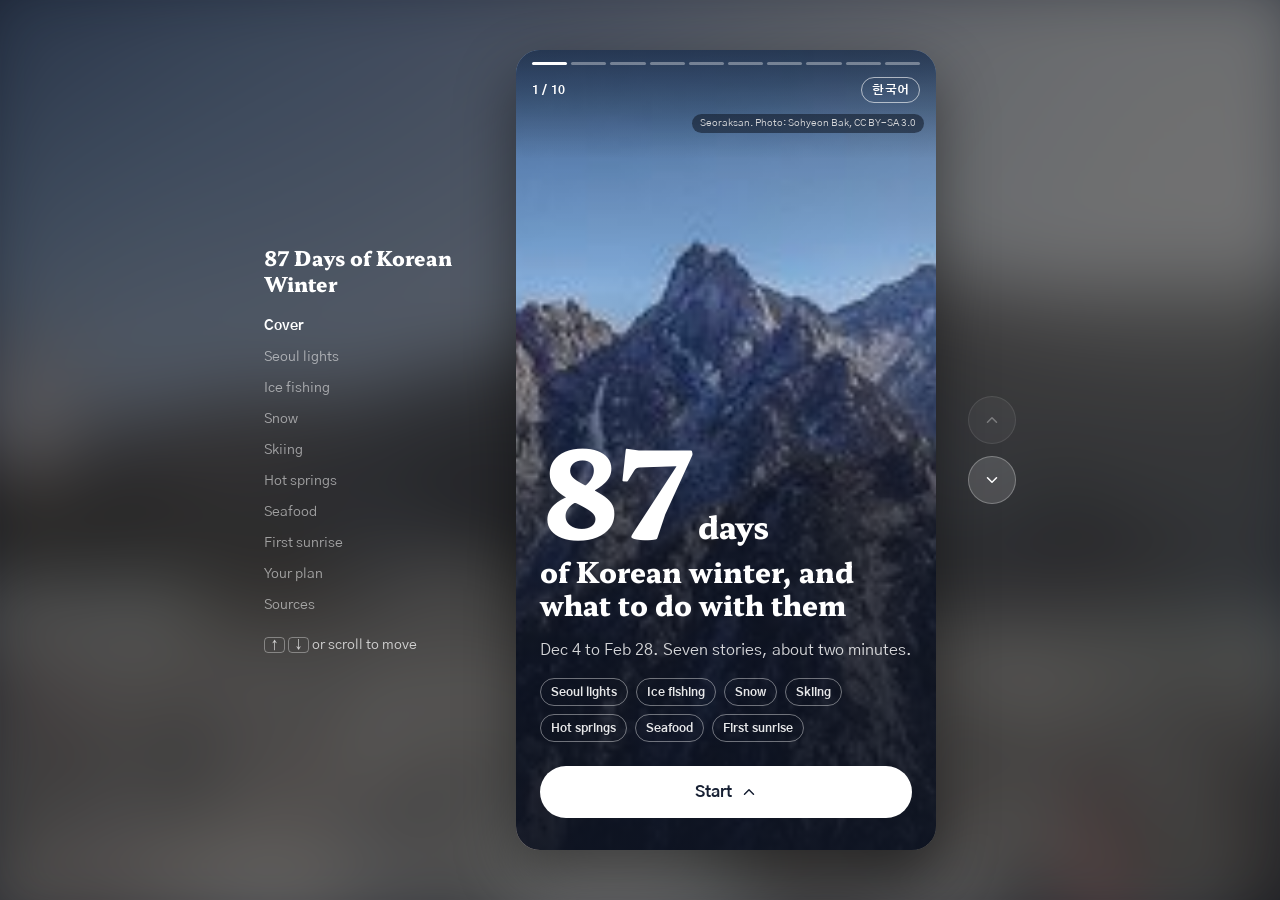
<file: korea-winter/index.html>
<!doctype html>
<html lang="en">
<head>
<meta charset="utf-8">
<meta name="viewport" content="width=device-width, initial-scale=1, viewport-fit=cover">
<title>87 Days of Korean Winter</title>
<meta name="description" content="When, where and what to do in a Korean winter, one card at a time: festivals, skiing, hot springs, winter seafood and the first sunrise.">
<link rel="canonical" href="https://www.wspace.ai.kr/korea-winter/">
<link rel="alternate" hreflang="en" href="https://www.wspace.ai.kr/korea-winter/">
<link rel="alternate" hreflang="ko" href="https://www.wspace.ai.kr/korea-winter/ko.html">
<meta property="og:type" content="article">
<meta property="og:title" content="87 Days of Korean Winter">
<meta property="og:description" content="When, where and what to do in a Korean winter, one card at a time: festivals, skiing, hot springs, winter seafood and the first sunrise.">
<meta property="og:url" content="https://www.wspace.ai.kr/korea-winter/">
<meta property="og:image" content="https://www.wspace.ai.kr/korea-winter/photos/hero.jpg">
<meta name="theme-color" content="#0E1422">
<link rel="preconnect" href="https://fonts.googleapis.com">
<link rel="preconnect" href="https://fonts.gstatic.com" crossorigin>
<link rel="stylesheet" href="https://fonts.googleapis.com/css2?family=Hahmlet:wght@600;800&family=Gothic+A1:wght@400;500;700&display=swap">
<link rel="preload" as="image" href="photos/hero-sm.jpg" media="(max-width: 600px)">
<script async src="https://www.googletagmanager.com/gtag/js?id=G-43L9WRDB2N"></script>
<script>window.dataLayer=window.dataLayer||[];function gtag(){dataLayer.push(arguments);}gtag('js',new Date());gtag('config','G-43L9WRDB2N',{anonymize_ip:true});</script>
<style>
:root{
  --snow:#F7F9FB; --paper:#FFFFFF; --ink:#172033; --ink-2:#4A5568; --hair:#DDE3EA;
  --cold:#2F72C4; --warm:#C8333F; --cold-wash:#E4EDF8; --warm-wash:#F9E7E9;
  --grid:#E5EAF0; --axis:#BFC8D3; --mute:#B7C0CC; --neutral:#EEF1F5;
  --ok:#1E6E45; --ok-bg:#E2F1E8; --late:#8A5A00; --late-bg:#FBF0D9; --off:#A12B33; --off-bg:#F8E1E3;
  --f-disp:"Hahmlet","Nanum Myeongjo","AppleMyungjo",serif;
  --f-body:"Gothic A1","Apple SD Gothic Neo","Malgun Gothic",system-ui,sans-serif;
}
@media (prefers-color-scheme: dark){:root:not([data-theme="light"]){
  --snow:#0F1524; --paper:#141B2B; --ink:#E8ECF3; --ink-2:#A8B3C4; --hair:#263049;
  --cold:#4F8FD8; --warm:#E0565F; --cold-wash:#18263F; --warm-wash:#3A1B22;
  --grid:#1F2840; --axis:#34405A; --mute:#4A5670; --neutral:#222B40;
  --ok:#73C99A; --ok-bg:#12301F; --late:#E5B75F; --late-bg:#372A10; --off:#EE8C8F; --off-bg:#3A1A1E; color-scheme:dark;}}
:root[data-theme="dark"]{
  --snow:#0F1524; --paper:#141B2B; --ink:#E8ECF3; --ink-2:#A8B3C4; --hair:#263049;
  --cold:#4F8FD8; --warm:#E0565F; --cold-wash:#18263F; --warm-wash:#3A1B22;
  --grid:#1F2840; --axis:#34405A; --mute:#4A5670; --neutral:#222B40;
  --ok:#73C99A; --ok-bg:#12301F; --late:#E5B75F; --late-bg:#372A10; --off:#EE8C8F; --off-bg:#3A1A1E; color-scheme:dark;}
.almanac{margin-top:8px;background:var(--paper);border:1px solid var(--hair);border-radius:14px;padding:18px 18px 12px;position:relative}
.alm-legend{display:flex;flex-wrap:wrap;gap:8px 18px;font-size:13px;color:var(--ink-2);margin-bottom:8px}
.alm-legend span{display:inline-flex;align-items:center;gap:7px}
.key{width:18px;height:8px;border-radius:3px;display:inline-block}
.key.dash{background:transparent;border:1.5px dashed var(--ink-2);height:10px}
.scroll{overflow-x:auto;-webkit-overflow-scrolling:touch}
.scroll svg{display:block;width:100%}
.almanac .plot{overflow:visible}
svg text{font-family:var(--f-body)}
.hit{cursor:default}
@media (prefers-reduced-motion:no-preference){
  .grow{transform-box:fill-box;transform-origin:left center;animation:grow .7s cubic-bezier(.2,.7,.2,1) both}
  @keyframes grow{from{transform:scaleX(0)}to{transform:scaleX(1)}}
}
.tip{position:absolute;pointer-events:none;background:var(--ink);color:var(--snow);border-radius:8px;padding:8px 11px;font-size:13px;line-height:1.45;max-width:260px;z-index:5;box-shadow:0 6px 18px rgba(0,0,0,.18)}
.tip strong{display:block;font-size:14px}
details.tv{font-size:13.5px;margin-top:6px}
details.tv summary{cursor:pointer;color:var(--ink-2);width:max-content}
details.tv table{border-collapse:collapse;margin-top:8px;font-size:13.5px;width:100%}
details.tv th,details.tv td{border-top:1px solid var(--hair);padding:6px 10px;text-align:left}
details.tv td+td{font-variant-numeric:tabular-nums}
figure{margin:0;display:grid;gap:8px;min-width:0;position:relative}
figcaption{font-size:13px;color:var(--ink-2)}
.plot{position:relative;min-width:0}
.plot svg{display:block;width:100%;overflow:visible}
.legend{display:flex;gap:16px;font-size:13px;color:var(--ink-2)}
.legend span{display:inline-flex;gap:6px;align-items:center}
.legend i{width:10px;height:10px;border-radius:2px;display:inline-block}
/* status grid */
.status{border-collapse:separate;border-spacing:0;width:100%;font-size:14px}
.status th,.status td{padding:9px 10px;border-bottom:1px solid var(--hair);text-align:left;vertical-align:middle}
.status thead th{font-size:12.5px;color:var(--ink-2);font-weight:500}
.status td.n{font-weight:700}
.st{display:inline-block;font-size:12.5px;font-weight:700;padding:2px 9px;border-radius:999px;white-space:nowrap}
.st.ok{background:var(--ok-bg);color:var(--ok)}
.st.late{background:var(--late-bg);color:var(--late)}
.st.off{background:var(--off-bg);color:var(--off)}
.st.na{color:var(--ink-2);font-weight:500;padding-left:0}

/* figures */
.figs{display:grid;grid-template-columns:repeat(3,minmax(0,1fr));gap:28px}
.fig{display:grid;gap:4px;align-content:start;border-top:1px solid var(--hair);padding-top:14px}
.fig .v{font-family:var(--f-disp);font-weight:900;font-size:clamp(34px,4.4vw,48px);line-height:1.05}
.fig .v span{font-size:.45em;font-weight:700;margin:0 .15em}
.fig .l{font-size:14.5px;font-weight:700}
.fig .s{font-size:13px;color:var(--ink-2)}

/* food calendar */
.food{width:100%;border-collapse:collapse;font-size:14.5px}
.food th,.food td{padding:9px 6px;border-bottom:1px solid var(--hair);text-align:center}
.food th:first-child,.food td:first-child{text-align:left;padding-left:0}
.food td:last-child{text-align:left;color:var(--ink-2);font-size:13px}
.food thead th{font-size:12.5px;color:var(--ink-2);font-weight:500}
.food .m{display:inline-block;width:16px;height:16px;border-radius:50%;background:var(--grid)}
.food .m.on{background:var(--cold)}
.food td.name{font-weight:700}
/* Card deck (approved boards W01 to W06): one card per screen, vertical scroll-snap, numbers in bottom sheets */
:root{ --ink-3:#7A8596; --night:#0E1422; --on-photo:#FFFFFF; --scrim:rgba(14,20,34,.55); --r-lg:24px; }
@media (prefers-color-scheme: dark){:root:not([data-theme="light"]){ --ink-3:#8A95A8; }}
*{box-sizing:border-box}
html,body{margin:0;height:100%}
body{background:var(--night);color:var(--ink);font-family:var(--f-body);font-size:16px;line-height:1.5;-webkit-font-smoothing:antialiased;overflow:hidden}
h1,h2,h3,p,ol,ul{margin:0;padding:0}
ol,ul{list-style:none}
a{color:inherit}
button{font:inherit;color:inherit;cursor:pointer}
:focus-visible{outline:2px solid var(--cold);outline-offset:2px}
.num{font-variant-numeric:tabular-nums}
html[lang="ko"] body{word-break:keep-all;overflow-wrap:break-word}
.d-only{display:none}

/* stage: full screen on phones, a framed card with contents and arrows on wide screens */
.stage{position:fixed;inset:0;display:flex;align-items:center;justify-content:center;gap:32px}
.side,.nav{display:none}
.frame{position:relative;width:100%;height:100%;overflow:hidden;background:var(--paper)}
.deck{height:100%;overflow-y:auto;overscroll-behavior:contain;scroll-snap-type:y mandatory;scrollbar-width:none;outline:none}
.deck::-webkit-scrollbar{display:none}
.card{position:relative;height:100%;scroll-snap-align:start;scroll-snap-stop:always;overflow:hidden;display:flex;flex-direction:column;background:var(--paper);contain:layout paint}

/* progress and counter, one overlay for the whole deck */
.bar{position:absolute;inset:0 0 auto 0;z-index:3;padding:calc(12px + env(safe-area-inset-top,0px)) 16px 0;pointer-events:none}
.bar::before{content:"";position:absolute;inset:0 0 -56px 0;background:linear-gradient(to bottom,rgba(14,20,34,.55),rgba(14,20,34,0));z-index:-1}
.prog{display:flex;gap:4px}
.prog i{flex:1;height:3px;border-radius:999px;background:rgba(255,255,255,.35)}
.prog i.on{background:var(--on-photo)}
.meta{display:flex;justify-content:space-between;align-items:center;margin-top:12px;color:var(--on-photo);font-size:12px;font-weight:700;letter-spacing:.02em}
.lang{pointer-events:auto;text-decoration:none;border:1px solid rgba(255,255,255,.6);border-radius:999px;padding:3px 10px}
.bar.light::before{opacity:0}
.bar.light .meta{color:var(--ink-2)}
.bar.light .lang{border-color:var(--hair)}
.bar.light .prog i{background:var(--hair)}
.bar.light .prog i.on{background:var(--ink)}

/* photo credit */
.credit{position:absolute;right:12px;font-size:10px;line-height:1.5;color:var(--on-photo);background:var(--scrim);border-radius:999px;padding:2px 8px;text-decoration:none;max-width:calc(100% - 24px);white-space:nowrap;overflow:hidden;text-overflow:ellipsis}

/* cover */
.cover{color:var(--on-photo);background:var(--night)}
.cover > img{position:absolute;inset:0;width:100%;height:100%;object-fit:cover}
.cover::after{content:"";position:absolute;inset:0;background:linear-gradient(to bottom,rgba(14,20,34,.45) 0%,rgba(14,20,34,.1) 30%,rgba(14,20,34,.75) 62%,rgba(14,20,34,.95) 100%)}
.cover .credit{top:calc(64px + env(safe-area-inset-top,0px));z-index:2}
.cover-body{position:relative;z-index:1;margin-top:auto;padding:0 24px calc(32px + env(safe-area-inset-bottom,0px));display:flex;flex-direction:column;gap:16px}
.big{font-family:var(--f-disp);font-weight:800;font-size:clamp(96px,30vw,120px);line-height:.82;letter-spacing:-.04em}
.big small{font-size:.26em;letter-spacing:0;margin-left:8px}
.cover h1{font-family:var(--f-disp);font-weight:800;font-size:28px;line-height:1.2;color:var(--on-photo)}
.lead{color:rgba(255,255,255,.82)}
.topics{display:flex;flex-wrap:wrap;gap:8px}
.topics a{display:block;text-decoration:none;font-size:12px;font-weight:700;border:1px solid rgba(255,255,255,.4);border-radius:999px;padding:4px 10px;color:rgba(255,255,255,.9)}
.start{margin-top:8px;display:flex;align-items:center;justify-content:center;gap:8px;height:52px;border-radius:999px;background:var(--on-photo);color:#172033;font-weight:700;text-decoration:none}
.start svg,.next svg,.nav svg{width:18px;height:18px;stroke:currentColor;fill:none;stroke-width:2;stroke-linecap:round;stroke-linejoin:round}

/* story card */
.photo{position:relative;flex:0 1 52%;min-height:26%;background:var(--cold-wash)}
.photo img{display:block;width:100%;height:100%;object-fit:cover}
.photo .credit{bottom:calc(var(--r-lg) + 8px)}
.k-sea .photo{flex-basis:40%}
.panel{position:relative;z-index:2;flex:1 0 auto;margin-top:calc(-1 * var(--r-lg));background:var(--paper);border-radius:var(--r-lg) var(--r-lg) 0 0;padding:24px 24px calc(20px + env(safe-area-inset-bottom,0px));display:flex;flex-direction:column;gap:16px;min-height:0}
.when{align-self:flex-start;font-size:12px;font-weight:700;color:var(--cold);background:var(--cold-wash);border-radius:999px;padding:5px 12px}
.when.warm{color:var(--warm);background:var(--warm-wash)}
.card h2{font-family:var(--f-disp);font-weight:800;font-size:clamp(23px,7.2vw,28px);line-height:1.2;letter-spacing:-.01em}
.stat{display:flex;align-items:baseline;gap:12px}
.stat b{font-family:var(--f-disp);font-weight:800;font-size:clamp(52px,16vw,64px);line-height:.9;letter-spacing:-.03em;white-space:nowrap}
.stat b small{font-size:.4em;letter-spacing:0;margin-left:2px}
.stat span{font-size:14px;color:var(--ink-2);line-height:1.4;max-width:17ch}
.so{display:flex;gap:12px;align-items:flex-start;border-top:2px solid var(--ink);padding-top:12px}
.so strong{font-family:var(--f-disp);font-weight:800;flex:none}
.foot{margin-top:auto;display:flex;justify-content:space-between;align-items:center}
.more,.pri{display:inline-flex;align-items:center;justify-content:center;font-size:14px;font-weight:700;border:1px solid var(--hair);border-radius:999px;padding:9px 16px;background:var(--paper);color:var(--ink);text-decoration:none}
.pri{background:var(--ink);color:var(--paper);border-color:var(--ink)}
.next{font-size:12px;color:var(--ink-3);display:inline-flex;align-items:center;gap:6px}
.eat li{display:grid;grid-template-columns:1fr auto;gap:12px;padding:12px 0;border-top:1px solid var(--hair);align-items:baseline}
.eat li:first-child{border-top:0;padding-top:0}
.eat b{font-weight:700}
.eat em{font-style:normal;font-weight:400;color:var(--ink-3);font-size:14px;margin-left:4px}
.eat span{font-size:14px;color:var(--ink-2);text-align:right}
.eat strong{display:block;font-family:var(--f-disp);font-weight:800;color:var(--cold)}

/* plan and sources: light cards without a photo */
.plain{background:var(--snow);padding:calc(88px + env(safe-area-inset-top,0px)) 24px calc(24px + env(safe-area-inset-bottom,0px));gap:20px}
.kick{font-size:12px;font-weight:700;color:var(--ink-3);letter-spacing:.04em;text-transform:uppercase}
.steps{position:relative}
.steps::before{content:"";position:absolute;left:7px;top:10px;bottom:10px;width:2px;background:var(--hair)}
.steps li{position:relative;padding:12px 0 12px 32px}
.steps li::before{content:"";position:absolute;left:0;top:15px;width:16px;height:16px;border-radius:50%;background:var(--paper);border:3px solid var(--cold);box-sizing:border-box}
.steps li.w::before{border-color:var(--warm)}
.steps b{display:block;font-family:var(--f-disp);font-weight:800;font-size:20px}
.steps p{font-size:14px;color:var(--ink-2);margin-top:2px}
.acts{margin-top:auto;display:grid;grid-template-columns:1fr 1fr;gap:12px}
.acts > *{padding:13px 12px}
.src-scroll{flex:1;min-height:0;overflow-y:auto;overscroll-behavior:contain;font-size:13px;color:var(--ink-2);display:grid;gap:12px;align-content:start;padding-right:4px}
.src-scroll .sources{columns:1;padding-left:18px;margin:0;display:grid;gap:4px}
.src-scroll a{color:var(--cold)}

/* bottom sheet */
.sheet{position:fixed;inset:auto 0 0 0;margin:0 auto;width:100%;max-width:560px;max-height:88dvh;padding:0;border:0;border-radius:var(--r-lg) var(--r-lg) 0 0;background:var(--paper);color:var(--ink);overflow:hidden}
.sheet.wide{max-width:880px}
.sheet::backdrop{background:rgba(14,20,34,.5)}
.sheet[open]{animation:up .28s cubic-bezier(.2,.8,.2,1)}
@keyframes up{from{transform:translateY(40px);opacity:0}to{transform:none;opacity:1}}
.sheet-in{max-height:88dvh;overflow-y:auto;overscroll-behavior:contain;padding:12px 24px calc(24px + env(safe-area-inset-bottom,0px));display:grid;gap:20px}
.grab{justify-self:center;width:40px;height:4px;border-radius:999px;background:var(--hair)}
.sheet h3{font-family:var(--f-disp);font-weight:800;font-size:20px}
.sheet .note{font-size:14px;color:var(--ink-2)}
.sheet .figs{grid-template-columns:1fr;gap:16px}
.close{width:100%;font-weight:700;font-size:14px;padding:12px;border-radius:999px;background:var(--snow);border:1px solid var(--hair)}
.toast{position:fixed;left:50%;bottom:32px;transform:translateX(-50%);z-index:20;background:var(--ink);color:var(--paper);font-size:14px;font-weight:700;padding:10px 18px;border-radius:999px}
@media (prefers-reduced-motion:reduce){.deck{scroll-behavior:auto}.sheet[open]{animation:none}}

/* wide screens: approved desktop board W06 */
@media (min-width:600px){
  .stage::before{content:"";position:absolute;inset:-40px;background:var(--night) url("photos/ice-sm.jpg") center/cover;filter:blur(40px) brightness(.45);transform:translateZ(0)}
  .frame{width:420px;height:min(800px,calc(100dvh - 48px));border-radius:var(--r-lg);box-shadow:0 24px 60px rgba(0,0,0,.45)}
  .bar{padding-top:12px}
  .nav{position:relative;display:flex;flex-direction:column;gap:12px}
  .nav button{width:48px;height:48px;border-radius:50%;background:rgba(255,255,255,.14);border:1px solid rgba(255,255,255,.28);color:var(--on-photo);display:grid;place-items:center}
  .nav button:disabled{opacity:.35;cursor:default}
  .m-only{display:none}.d-only{display:inline}
  .card h2{font-size:28px}
  .stat b{font-size:64px}
  .big{font-size:120px}
}
@media (min-width:960px){
  .side{position:relative;display:flex;flex-direction:column;gap:16px;width:220px;color:rgba(255,255,255,.75);font-size:14px}
  .side-t{color:var(--on-photo);font-family:var(--f-disp);font-weight:800;font-size:20px;line-height:1.3}
  .toc{display:grid;gap:4px}
  .toc a{display:block;padding:3px 0;text-decoration:none;color:rgba(255,255,255,.55)}
  .toc a:hover{color:var(--on-photo)}
  .toc a[aria-current="true"]{color:var(--on-photo);font-weight:700}
  kbd{font-family:var(--f-body);font-size:12px;border:1px solid rgba(255,255,255,.35);border-radius:4px;padding:1px 6px}
}
@media (max-height:740px){
  .photo{flex-basis:42%}
  .k-sea .photo{flex-basis:30%}
  .eat li{padding:8px 0}
  .panel{gap:12px;padding-top:20px}
  .card h2{font-size:22px}
  .stat b{font-size:48px}
  .big{font-size:88px}
  .cover-body{gap:12px}
  .plain{padding-top:calc(72px + env(safe-area-inset-top,0px));gap:14px}
  .steps li{padding:8px 0 8px 32px}
  .steps li::before{top:11px}
  .steps b{font-size:18px}
}

</style>
</head>
<body>
<div class="stage">
  <aside class="side" aria-label="Contents">
    <p class="side-t">87 Days of Korean Winter</p>
    <ol class="toc"><li><a href="#c1" data-i="0">Cover</a></li><li><a href="#c2" data-i="1">Seoul lights</a></li><li><a href="#c3" data-i="2">Ice fishing</a></li><li><a href="#c4" data-i="3">Snow</a></li><li><a href="#c5" data-i="4">Skiing</a></li><li><a href="#c6" data-i="5">Hot springs</a></li><li><a href="#c7" data-i="6">Seafood</a></li><li><a href="#c8" data-i="7">First sunrise</a></li><li><a href="#c9" data-i="8">Your plan</a></li><li><a href="#c10" data-i="9">Sources</a></li></ol>
    <p class="keys"><kbd>↑</kbd> <kbd>↓</kbd> or scroll to move</p>
  </aside>
  <div class="frame">
    <div class="bar" id="bar">
      <div class="prog" aria-hidden="true"><i></i><i></i><i></i><i></i><i></i><i></i><i></i><i></i><i></i><i></i></div>
      <div class="meta"><span id="count" aria-live="polite">1 / 10</span><a class="lang" href="ko.html" lang="ko" hreflang="ko">한국어</a></div>
    </div>
    <main class="deck" id="deck" tabindex="-1">
<section class="card cover" id="c1" data-i="0" aria-label="Cover">
  <img src="photos/hero-sm.jpg" srcset="photos/hero-sm.jpg 900w, photos/hero.jpg 1600w" sizes="(max-width: 600px) 100vw, 420px" alt="Seoraksan" fetchpriority="high" decoding="async" style="object-position:38% center"><a class="credit" href="https://commons.wikimedia.org/wiki/File:%EA%B2%A8%EC%9A%B8_%EC%84%A4%EC%95%85%EC%82%B0_%ED%92%8D%EA%B2%BD.jpg" target="_blank" rel="noopener">Seoraksan. Photo: Sohyeon Bak, CC BY-SA 3.0</a>
  <div class="cover-body">
    <p class="big num">87<small>days</small></p>
    <h1>of Korean winter, and what to do with them</h1>
    <p class="lead">Dec 4 to Feb 28. Seven stories, about two minutes.</p>
    <ul class="topics"><li><a href="#c2">Seoul lights</a></li><li><a href="#c3">Ice fishing</a></li><li><a href="#c4">Snow</a></li><li><a href="#c5">Skiing</a></li><li><a href="#c6">Hot springs</a></li><li><a href="#c7">Seafood</a></li><li><a href="#c8">First sunrise</a></li></ul>
    <a class="start" href="#c2"><span class="m-only">Swipe up to start</span><span class="d-only">Start</span> <svg viewBox="0 0 24 24" aria-hidden="true"><path d="M6 15l6-6 6 6"/></svg></a>
  </div>
</section>
<section class="card story k-city" id="c2" data-i="1" aria-label="Seoul lights">
  <div class="photo"><img src="photos/city-sm.jpg" srcset="photos/city-sm.jpg 900w, photos/city.jpg 1600w" sizes="(max-width: 600px) 100vw, 420px" alt="Cheonggyecheon" fetchpriority="high" decoding="async" style="object-position:center 80%"><a class="credit" href="https://commons.wikimedia.org/wiki/File:Lantern_Festival_Boaters_at_Cheonggyecheon_Stream.jpg" target="_blank" rel="noopener">Cheonggyecheon. Photo: Ken Eckert, CC BY-SA 4.0</a></div>
  <div class="panel">
    <p class="when warm">From mid-December, Seoul</p>
    <h2>Winter in Seoul doubled in a single year</h2>
    <p class="stat"><b class="num">10.98<small>M</small></b><span>visitors to Seoul Winter Festa, twice the year before</span></p>
    <p class="so"><strong>So</strong><span>Go on a December weekday evening, walking from Gwanghwamun to Cheonggyecheon.</span></p>
    <div class="foot">
      <button class="more" type="button" data-sheet="s-city">See the numbers</button>
      <span class="next" aria-hidden="true"><span class="m-only">Swipe up</span><span class="d-only">Next</span> <svg viewBox="0 0 24 24" aria-hidden="true"><path d="M6 15l6-6 6 6"/></svg></span>
    </div>
  </div>
</section>
<section class="card story k-ice" id="c3" data-i="2" aria-label="Ice fishing">
  <div class="photo"><img src="photos/ice-sm.jpg" srcset="photos/ice-sm.jpg 900w, photos/ice.jpg 1600w" sizes="(max-width: 600px) 100vw, 420px" alt="Hwacheon" loading="lazy" decoding="async" style="object-position:center 85%"><a class="credit" href="https://commons.wikimedia.org/wiki/File:Hwacheon_Sancheoneo_Ice_Festival_01_(52620586388).jpg" target="_blank" rel="noopener">Hwacheon. Photo: Korea.net, CC BY-SA 2.0</a></div>
  <div class="panel">
    <p class="when">Mid-January to early February</p>
    <h2>Ice festivals now open only when the weather allows</h2>
    <p class="stat"><b class="num">1.86<small>M</small></b><span>record crowd at Hwacheon, 2025</span></p>
    <p class="so"><strong>So</strong><span>Go after the third week of January, and check the opening notice the day before.</span></p>
    <div class="foot">
      <button class="more" type="button" data-sheet="s-ice">See the numbers</button>
      <span class="next" aria-hidden="true"><span class="m-only">Swipe up</span><span class="d-only">Next</span> <svg viewBox="0 0 24 24" aria-hidden="true"><path d="M6 15l6-6 6 6"/></svg></span>
    </div>
  </div>
</section>
<section class="card story k-cold" id="c4" data-i="3" aria-label="Snow">
  <div class="photo"><img src="photos/cold-sm.jpg" srcset="photos/cold-sm.jpg 900w, photos/cold.jpg 1600w" sizes="(max-width: 600px) 100vw, 420px" alt="Daegwallyeong" loading="lazy" decoding="async" style="object-position:center 90%"><a class="credit" href="https://commons.wikimedia.org/wiki/File:Samyang_Ranch_(129281505).jpeg" target="_blank" rel="noopener">Daegwallyeong. Photo: Yong Lee, CC BY 3.0</a></div>
  <div class="panel">
    <p class="when">January, the coldest month</p>
    <h2>Same January, 16 degrees apart</h2>
    <p class="stat"><b class="num">16<small>°C</small></b><span>between Daegwallyeong (−12.2°) and Jeju (3.7°) at night</span></p>
    <p class="so"><strong>So</strong><span>For snow, go to Daegwallyeong. For walks by the sea, Gangneung or Jeju.</span></p>
    <div class="foot">
      <button class="more" type="button" data-sheet="s-cold">See the numbers</button>
      <span class="next" aria-hidden="true"><span class="m-only">Swipe up</span><span class="d-only">Next</span> <svg viewBox="0 0 24 24" aria-hidden="true"><path d="M6 15l6-6 6 6"/></svg></span>
    </div>
  </div>
</section>
<section class="card story k-ski" id="c5" data-i="4" aria-label="Skiing">
  <div class="photo"><img src="photos/ski-sm.jpg" srcset="photos/ski-sm.jpg 900w, photos/ski.jpg 1600w" sizes="(max-width: 600px) 100vw, 420px" alt="Yongpyong" loading="lazy" decoding="async" style="object-position:center 45%"><a class="credit" href="https://commons.wikimedia.org/wiki/File:Ski_slopes_of_YongPyong_Resort,_2013-03-10.jpg" target="_blank" rel="noopener">Yongpyong. Photo: Kalatpadai, CC0</a></div>
  <div class="panel">
    <p class="when">From late November</p>
    <h2>Skiers are coming back, to fewer resorts</h2>
    <p class="stat"><b class="num">4.43<small>M</small></b><span>ski visits in 2023/24, up from 1.46M during COVID-19</span></p>
    <p class="so"><strong>So</strong><span>Big resorts open late Nov to early Dec. Buy a season pass before the opening is announced.</span></p>
    <div class="foot">
      <button class="more" type="button" data-sheet="s-ski">See the numbers</button>
      <span class="next" aria-hidden="true"><span class="m-only">Swipe up</span><span class="d-only">Next</span> <svg viewBox="0 0 24 24" aria-hidden="true"><path d="M6 15l6-6 6 6"/></svg></span>
    </div>
  </div>
</section>
<section class="card story k-warm" id="c6" data-i="5" aria-label="Hot springs">
  <div class="photo"><img src="photos/warm-sm.jpg" srcset="photos/warm-sm.jpg 900w, photos/warm.jpg 1600w" sizes="(max-width: 600px) 100vw, 420px" alt="Yuseong, Daejeon" loading="lazy" decoding="async" style="object-position:center 65%"><a class="credit" href="https://commons.wikimedia.org/wiki/File:People_take_a_foot_bath_at_an_outdoor_public_hot_spring_in_Yuseong-gu,_Daejeon,_Korea.jpg" target="_blank" rel="noopener">Yuseong, Daejeon. Photo: Pmlydon, CC BY-SA 4.0</a></div>
  <div class="panel">
    <p class="when warm">On the coldest days</p>
    <h2>When it turns bitter, Koreans head to hot springs</h2>
    <p class="stat"><b class="num">+246<small>%</small></b><span>hot spring searches in January 2026, year on year</span></p>
    <p class="so"><strong>So</strong><span>If a cold snap hits your ice-festival day, switch to a nearby hot spring.</span></p>
    <div class="foot">
      <button class="more" type="button" data-sheet="s-warm">See the numbers</button>
      <span class="next" aria-hidden="true"><span class="m-only">Swipe up</span><span class="d-only">Next</span> <svg viewBox="0 0 24 24" aria-hidden="true"><path d="M6 15l6-6 6 6"/></svg></span>
    </div>
  </div>
</section>
<section class="card story k-sea" id="c7" data-i="6" aria-label="Seafood">
  <div class="photo"><img src="photos/sea-sm.jpg" srcset="photos/sea-sm.jpg 900w, photos/sea.jpg 1600w" sizes="(max-width: 600px) 100vw, 420px" alt="Raw fish" loading="lazy" decoding="async" style="object-position:center 50%"><a class="credit" href="https://commons.wikimedia.org/wiki/File:Korean_cuisine-Saengseon_hoe-02.jpg" target="_blank" rel="noopener">Raw fish. Photo: suksim, CC BY 2.0</a></div>
  <div class="panel">
    <p class="when">November to March, by the sea</p>
    <h2>Eat these three while they are in season</h2>
    <ul class="eat"><li><b>Oysters <em>gul</em></b><span><strong>December</strong>Tongyeong</span></li><li><b>Gwamegi <em>dried herring</em></b><span><strong>December</strong>Guryongpo, Pohang</span></li><li><b>Yellowtail <em>bangeo</em></b><span><strong>January</strong>Jeju, Busan, Goseong</span></li></ul>
    <p class="so"><strong>So</strong><span>Yellowtail prices rose 156% in a year. Check the price first.</span></p>
    <div class="foot">
      <button class="more" type="button" data-sheet="s-sea">See the numbers</button>
      <span class="next" aria-hidden="true"><span class="m-only">Swipe up</span><span class="d-only">Next</span> <svg viewBox="0 0 24 24" aria-hidden="true"><path d="M6 15l6-6 6 6"/></svg></span>
    </div>
  </div>
</section>
<section class="card story k-sunrise" id="c8" data-i="7" aria-label="First sunrise">
  <div class="photo"><img src="photos/sunrise-sm.jpg" srcset="photos/sunrise-sm.jpg 900w, photos/sunrise.jpg 1600w" sizes="(max-width: 600px) 100vw, 420px" alt="Jeongdongjin" loading="lazy" decoding="async" style="object-position:center 60%"><a class="credit" href="https://commons.wikimedia.org/wiki/File:Jeongdongjin_Beach.jpg" target="_blank" rel="noopener">Jeongdongjin. Photo: Loewelad, CC BY-SA 3.0</a></div>
  <div class="panel">
    <p class="when warm">The morning of January 1</p>
    <h2>The first sunrise of the year is on the East Sea</h2>
    <p class="stat"><b class="num">300<small>K</small></b><span>people watched it in Gangneung on Jan 1, 2026</span></p>
    <p class="so"><strong>So</strong><span>For a quieter sunrise, pick Anmok over Gyeongpo, or Seongsan on Jeju.</span></p>
    <div class="foot">
      <button class="more" type="button" data-sheet="s-sunrise">See the numbers</button>
      <span class="next" aria-hidden="true"><span class="m-only">Swipe up</span><span class="d-only">Next</span> <svg viewBox="0 0 24 24" aria-hidden="true"><path d="M6 15l6-6 6 6"/></svg></span>
    </div>
  </div>
</section>
<section class="card plain plan" id="c9" data-i="8" aria-label="Your plan">
  <p class="kick">Your winter, in order</p>
  <h2>Four stops from December to February</h2>
  <ol class="steps"><li class="w"><b>Mid-December</b><p>Seoul&#x27;s winter lights on a weekday evening, then oysters and gwamegi.</p></li><li class="w"><b>Dec 31 to Jan 1</b><p>The midnight bell at Bosingak, or the first sunrise at Anmok.</p></li><li class="c"><b>Mid-Jan to early Feb</b><p>An ice-fishing festival. On the coldest day, a hot spring instead.</p></li><li class="c"><b>February</b><p>Daegwallyeong Snow Festival, the last ski weeks, strawberries.</p></li></ol>
  <div class="acts"><button class="more" type="button" data-sheet="s-plan">Full calendar</button><button class="pri" type="button" id="share">Share this</button></div>
</section>
<section class="card plain sources-card" id="c10" data-i="9" aria-label="Sources">
  <p class="kick">Sources and photos</p>
  <h2>Where the numbers come from</h2>
  <div class="src-scroll">
  <p>Figures come from public agencies and Korean press reports; festival attendance figures are all organizer counts. 2027 regional festival dates and ski resort openings may change as they are announced. Most sources below are in Korean.</p>
  <ul class="sources">
    <li><a href="https://www.kma.go.kr/kma/flexer/html/press/2021/03/25/ATC202103250932093_863521e7-fd31-4f26-bfce-04a9e14ffb33.hwp.files/Sections1.html" target="_blank" rel="noopener">KMA new climate normals (1991–2020)</a></li>
    <li><a href="https://en.wikipedia.org/wiki/Daegwallyeong" target="_blank" rel="noopener">Daegwallyeong climate (citing KMA)</a></li>
    <li><a href="https://news.seoul.go.kr/culture/archives/531388" target="_blank" rel="noopener">Seoul Winter Festa 2025 results (Seoul)</a></li>
    <li><a href="https://festival.seoul.go.kr/festival/main/festivalView.do?festacode=373" target="_blank" rel="noopener">Seoul Winter Festa 2026–27 (Seoul festival portal)</a></li>
    <li><a href="https://www.heraldk.com/article/2026020217104614775" target="_blank" rel="noopener">Gwanghwamun Market and Lantern Festival visitors (Herald Economy)</a></li>
    <li><a href="https://www.khan.co.kr/article/202502061325001" target="_blank" rel="noopener">Hwacheon Sancheoneo Ice Festival 2025 (Kyunghyang)</a></li>
    <li><a href="https://www.heraldk.com/article/2026012701000011688" target="_blank" rel="noopener">Hwacheon Sancheoneo Ice Festival 2023–24 (Herald Economy)</a></li>
    <li><a href="https://www.news1.kr/local/kangwon/6058039" target="_blank" rel="noopener">Hwacheon Sancheoneo Ice Festival 2026 (News1)</a></li>
    <li><a href="https://www.heraldk.com/article/2026011201500004716" target="_blank" rel="noopener">Inje Smelt Festival called off (Herald Economy)</a></li>
    <li><a href="https://www.heraldk.com/article/2026011400400005963" target="_blank" rel="noopener">Andong Amsan Ice Festival cancelled (Herald Economy)</a></li>
    <li><a href="https://www.twig24.com/news/2026/01/07/20260107500018" target="_blank" rel="noopener">Pyeongchang Trout Festival postponed (Twig)</a></li>
    <li><a href="https://www.bizhankook.com/bk/article/22870" target="_blank" rel="noopener">Ski visits 2011/12, 2020/21 (Bizhankook)</a></li>
    <li><a href="https://economychosun.com/site/data/html_dir/2025/01/24/2025012400021.html" target="_blank" rel="noopener">Ski visits 2018/19–2023/24 (Economy Chosun)</a></li>
    <li><a href="https://news.sbs.co.kr/news/endPage.do?news_id=N1008365893" target="_blank" rel="noopener">Number of ski resorts (SBS)</a></li>
    <li><a href="https://www.segye.com/newsView/20261022519026" target="_blank" rel="noopener">Yongpyong opening target (Segye Ilbo)</a></li>
    <li><a href="https://www.hankyung.com/article/202601274593g" target="_blank" rel="noopener">January destination search growth (Korea Economic Daily)</a></li>
    <li><a href="https://www.news1.kr/local/moi/6230853" target="_blank" rel="noopener">Hot spring visits nationwide (News1)</a></li>
    <li><a href="https://kwnews.co.kr/article/202301151539804" target="_blank" rel="noopener">Gangwon yellowtail catch (Kangwon Ilbo)</a></li>
    <li><a href="https://www.kyongbuk.co.kr/news/articleView.html?idxno=4064885" target="_blank" rel="noopener">Pohang gwamegi output (Kyongbuk Ilbo)</a></li>
    <li><a href="https://www.betanews.net/article/view/beta202606290043" target="_blank" rel="noopener">Beolgyo cockle output (Betanews)</a></li>
    <li><a href="https://www.idomin.com/news/articleView.html?idxno=2017792" target="_blank" rel="noopener">Tongyeong oyster first auction (Gyeongnam Domin Ilbo)</a></li>
    <li><a href="https://www.fnnews.com/news/202512171348255193" target="_blank" rel="noopener">Yellowtail wholesale price (Financial News)</a></li>
    <li><a href="https://www.kwnews.co.kr/article/202601012086887" target="_blank" rel="noopener">Gangneung sunrise crowds (Kangwon Ilbo)</a></li>
    <li><a href="https://mobile.newsis.com/view/NISX20251231_0003461896" target="_blank" rel="noopener">Sunrise times, January 1, 2026 (Newsis)</a></li>
    <li><a href="https://www.kwnews.co.kr/page/view/2026022314080275369" target="_blank" rel="noopener">Daegwallyeong Snow Festival 2026 (Kangwon Ilbo)</a></li>
  </ul>
  <p>All photos are freely licensed images from Wikimedia Commons, cropped to fit the page. If you adapt and redistribute a CC BY-SA photo, the same licence applies. A photo's place and season may differ from the text next to it (the lantern photo, for example, was taken at the November festival).</p>
  <ul class="sources">
    <li><a href="https://commons.wikimedia.org/wiki/File:%EA%B2%A8%EC%9A%B8_%EC%84%A4%EC%95%85%EC%82%B0_%ED%92%8D%EA%B2%BD.jpg" target="_blank" rel="noopener">Seoraksan in winter</a>, Sohyeon Bak, <a href="https://creativecommons.org/licenses/by-sa/3.0" target="_blank" rel="noopener">CC BY-SA 3.0</a></li>
    <li><a href="https://commons.wikimedia.org/wiki/File:Lantern_Festival_Boaters_at_Cheonggyecheon_Stream.jpg" target="_blank" rel="noopener">Seoul Lantern Festival, Cheonggyecheon</a>, Ken Eckert, <a href="https://creativecommons.org/licenses/by-sa/4.0" target="_blank" rel="noopener">CC BY-SA 4.0</a></li>
    <li><a href="https://commons.wikimedia.org/wiki/File:Hwacheon_Sancheoneo_Ice_Festival_01_(52620586388).jpg" target="_blank" rel="noopener">Hwacheon Sancheoneo Ice Festival</a>, Republic of Korea (Korea.net), <a href="https://creativecommons.org/licenses/by-sa/2.0" target="_blank" rel="noopener">CC BY-SA 2.0</a></li>
    <li><a href="https://commons.wikimedia.org/wiki/File:Samyang_Ranch_(129281505).jpeg" target="_blank" rel="noopener">Samyang Ranch, Daegwallyeong</a>, Yong Lee, <a href="https://creativecommons.org/licenses/by/3.0" target="_blank" rel="noopener">CC BY 3.0</a></li>
    <li><a href="https://commons.wikimedia.org/wiki/File:Ski_slopes_of_YongPyong_Resort,_2013-03-10.jpg" target="_blank" rel="noopener">Yongpyong Resort slopes</a>, Kalatpadai, CC0</li>
    <li><a href="https://commons.wikimedia.org/wiki/File:People_take_a_foot_bath_at_an_outdoor_public_hot_spring_in_Yuseong-gu,_Daejeon,_Korea.jpg" target="_blank" rel="noopener">Yuseong hot spring foot bath</a>, Pmlydon, <a href="https://creativecommons.org/licenses/by-sa/4.0" target="_blank" rel="noopener">CC BY-SA 4.0</a></li>
    <li><a href="https://commons.wikimedia.org/wiki/File:Korean_cuisine-Saengseon_hoe-02.jpg" target="_blank" rel="noopener">Raw fish (saengseon hoe)</a>, suksim, <a href="https://creativecommons.org/licenses/by/2.0" target="_blank" rel="noopener">CC BY 2.0</a></li>
    <li><a href="https://commons.wikimedia.org/wiki/File:Jeongdongjin_Beach.jpg" target="_blank" rel="noopener">Jeongdongjin Beach</a>, Loewelad, <a href="https://creativecommons.org/licenses/by-sa/3.0" target="_blank" rel="noopener">CC BY-SA 3.0</a></li>
  </ul>
</div>
  <div class="acts"><a class="more" href="#c1">Back to the start</a><a class="more" href="long.html">Read it as one long page</a></div>
</section>
    </main>
  </div>
  <div class="nav">
    <button type="button" id="prev" aria-label="Previous card"><svg viewBox="0 0 24 24" aria-hidden="true"><path d="M6 15l6-6 6 6"/></svg></button>
    <button type="button" id="next" aria-label="Next card"><svg viewBox="0 0 24 24" aria-hidden="true"><path d="M6 9l6 6 6-6"/></svg></button>
  </div>
</div>
<dialog class="sheet" id="s-city" aria-labelledby="s-city-t">
  <div class="sheet-in">
    <span class="grab" aria-hidden="true"></span>
    <h3 id="s-city-t">Seoul winter events, visitors in millions</h3>
    <figure id="ch-city">
      <div class="legend" aria-hidden="true"><span><i style="background:var(--mute)"></i>Winter 2024–25</span><span><i style="background:var(--warm)"></i>Winter 2025–26</span></div>
      <div class="plot"></div>
      <figcaption>Visitors (millions). Seoul Metropolitan Government, organizer counts</figcaption>
    </figure>
    <form method="dialog"><button class="close">Back to the card</button></form>
  </div>
</dialog>
<dialog class="sheet" id="s-ice" aria-labelledby="s-ice-t">
  <div class="sheet-in">
    <span class="grab" aria-hidden="true"></span>
    <h3 id="s-ice-t">Ice festivals, year by year</h3>
    <figure id="ch-hwacheon">
      <div class="plot"></div>
      <figcaption>Hwacheon Sancheoneo Ice Festival visitors (millions). 2020 was postponed twice and its final count is unconfirmed; 2021–22 were cancelled for COVID-19. Hwacheon County figures as reported</figcaption>
    </figure><div class="scroll">
    <table class="status" style="min-width:520px">
      <thead><tr><th>Festival</th><th>2024</th><th>2025</th><th>2026</th></tr></thead>
      <tbody>
        <tr><td class="n">Inje Smelt Festival</td><td><span class="st off">Didn't open</span></td><td><span class="st off">Didn't open</span></td><td><span class="st off">Didn't open</span></td></tr>
        <tr><td class="n">Andong Amsan Ice Festival</td><td><span class="st off">Cancelled</span></td><td><span class="st na">Unconfirmed</span></td><td><span class="st off">Cancelled</span></td></tr>
        <tr><td class="n">Pyeongchang Trout Festival</td><td><span class="st late">1 week late</span></td><td><span class="st late">1 week late</span></td><td><span class="st late">8 days late</span></td></tr>
        <tr><td class="n">Hwacheon Sancheoneo Ice Festival</td><td><span class="st ok">On time</span></td><td><span class="st ok">On time</span></td><td><span class="st ok">On time</span></td></tr>
        <tr><td class="n">Hongcheon River Ice Festival</td><td><span class="st ok">On time</span></td><td><span class="st ok">On time</span></td><td><span class="st ok">On time</span></td></tr>
      </tbody>
    </table>
  </div>
    <form method="dialog"><button class="close">Back to the card</button></form>
  </div>
</dialog>
<dialog class="sheet" id="s-cold" aria-labelledby="s-cold-t">
  <div class="sheet-in">
    <span class="grab" aria-hidden="true"></span>
    <h3 id="s-cold-t">Average January low</h3>
    <figure id="ch-cold">
      <div class="plot"></div>
      <figcaption>Average January low (°C). KMA 1991–2020 normals. Daegwallyeong value from a secondary source citing KMA</figcaption>
    </figure><p class="note">Snowy days in January: Daegwallyeong 13, Seoul 7.1.</p>
    <form method="dialog"><button class="close">Back to the card</button></form>
  </div>
</dialog>
<dialog class="sheet" id="s-ski" aria-labelledby="s-ski-t">
  <div class="sheet-in">
    <span class="grab" aria-hidden="true"></span>
    <h3 id="s-ski-t">Ski visits by season, millions</h3>
    <figure id="ch-ski">
      <div class="plot"></div>
      <figcaption>Ski resort visits by season (millions). Press reports citing the Korea Ski Resort Business Association. Gaps: no published figure</figcaption>
    </figure>
    <form method="dialog"><button class="close">Back to the card</button></form>
  </div>
</dialog>
<dialog class="sheet" id="s-warm" aria-labelledby="s-warm-t">
  <div class="sheet-in">
    <span class="grab" aria-hidden="true"></span>
    <h3 id="s-warm-t">January destination searches</h3>
    <figure id="ch-warm">
      <div class="plot"></div>
      <figcaption>Growth in destination searches, January 1–25, 2026, vs. the same period a year earlier (%). T map data as reported</figcaption>
    </figure>
    <form method="dialog"><button class="close">Back to the card</button></form>
  </div>
</dialog>
<dialog class="sheet" id="s-sea" aria-labelledby="s-sea-t">
  <div class="sheet-in">
    <span class="grab" aria-hidden="true"></span>
    <h3 id="s-sea-t">Winter seafood in numbers</h3>
    <div class="figs">
    <div class="fig"><span class="v num">3,404<span>t →</span>6,137</span><span class="l">Yellowtail catch, Gangwon east coast</span><span class="s">2021 to 2022, up 80%, overtaking squid as the top catch. Gangwon's sea has averaged 1.1°C warmer over the last five years than before.</span></div>
    <div class="fig"><span class="v num">3,261<span>t</span></span><span class="l">Gwamegi output, Pohang</span><span class="s">Provisional figure for 2025–26, up 53% on the previous season. The peak was 5,770 t in 2013–14.</span></div>
    <div class="fig"><span class="v num">26<span>t</span></span><span class="l">Cockle output, Beolgyo</span><span class="s">2025. In the 1990s it was about 20,000 t a year.</span></div>
  </div><div class="scroll">
    <table class="food" style="min-width:560px">
      <thead><tr><th>Food</th><th>Nov</th><th>Dec</th><th>Jan</th><th>Feb</th><th>Mar</th><th>Where</th></tr></thead>
      <tbody>
        <tr><td class="name">Yellowtail (bangeo)</td><td><i class="m on"></i></td><td><i class="m on"></i></td><td><i class="m on"></i></td><td><i class="m on"></i></td><td><i class="m"></i></td><td>Moseulpo on Jeju, Jagalchi in Busan, lately Goseong in Gangwon</td></tr>
        <tr><td class="name">Oysters (gul)</td><td><i class="m on"></i></td><td><i class="m on"></i></td><td><i class="m on"></i></td><td><i class="m on"></i></td><td><i class="m"></i></td><td>Tongyeong, Gyeongnam (70% of the country's oyster farms)</td></tr>
        <tr><td class="name">Gwamegi (half-dried herring or saury)</td><td><i class="m on"></i></td><td><i class="m on"></i></td><td><i class="m on"></i></td><td><i class="m on"></i></td><td><i class="m on"></i></td><td>Guryongpo, Pohang</td></tr>
        <tr><td class="name">Snow crab (daege)</td><td><i class="m on"></i></td><td><i class="m on"></i></td><td><i class="m on"></i></td><td><i class="m on"></i></td><td><i class="m on"></i></td><td>Ganggu in Yeongdeok, Hupo in Uljin (until May)</td></tr>
        <tr><td class="name">Cockles (kkomak)</td><td><i class="m on"></i></td><td><i class="m on"></i></td><td><i class="m on"></i></td><td><i class="m on"></i></td><td><i class="m on"></i></td><td>Beolgyo, Boseong</td></tr>
        <tr><td class="name">Strawberries</td><td><i class="m"></i></td><td><i class="m on"></i></td><td><i class="m on"></i></td><td><i class="m on"></i></td><td><i class="m"></i></td><td>Nonsan, Chungnam and elsewhere (main harvest from December)</td></tr>
      </tbody>
    </table>
  </div>
    <form method="dialog"><button class="close">Back to the card</button></form>
  </div>
</dialog>
<dialog class="sheet" id="s-sunrise" aria-labelledby="s-sunrise-t">
  <div class="sheet-in">
    <span class="grab" aria-hidden="true"></span>
    <h3 id="s-sunrise-t">New Year sunrise crowds</h3>
    <figure id="ch-sun">
      <div class="plot"></div>
      <figcaption>New Year's Day 2026 sunrise crowds (thousands). Local government estimates. Ganjeolgot: "100,000 or more"</figcaption>
    </figure>
    <form method="dialog"><button class="close">Back to the card</button></form>
  </div>
</dialog>
<dialog class="sheet wide" id="s-plan" aria-labelledby="s-plan-t">
  <div class="sheet-in">
    <span class="grab" aria-hidden="true"></span>
    <h3 id="s-plan-t">The winter calendar</h3>
    <figure class="almanac" id="almanac">
    <div class="alm-legend" aria-hidden="true">
      <span><i class="key" style="background:var(--warm)"></i>City events</span>
      <span><i class="key" style="background:var(--cold)"></i>Ice and snow festivals</span>
      <span><i class="key" style="background:var(--mute)"></i>Seasons</span>
      <span><i class="key dash"></i>2026 dates (2027 not announced)</span>
    </div>
    <div class="plot"></div>
    <figcaption>Each month is shaded by Seoul's average temperature. Hover over a bar to see its dates. Sources: KMA 1991–2020 normals, Seoul Metropolitan Government, local governments</figcaption>
  </figure>
    <form method="dialog"><button class="close">Back to the card</button></form>
  </div>
</dialog>
<p class="toast" id="toast" role="status" hidden>Link copied</p>
<script>
(function(){
  var NS = 'http://www.w3.org/2000/svg';
  function el(t, a, p){ var e = document.createElementNS(NS, t); for (var k in a) e.setAttribute(k, a[k]); if (p) p.appendChild(e); return e; }
  function tx(p, x, y, s, st, an){ var t = el('text', {x:x, y:y, 'text-anchor':an || 'start', style:st}, p); t.textContent = s; return t; }
  var TXT = 'fill:var(--ink);font-size:13px', SUB = 'fill:var(--ink-2);font-size:12px';

  function tipFor(host){
    var t = document.createElement('div'); t.className = 'tip'; t.hidden = true; host.appendChild(t);
    return {
      show: function(a, b, x, y){
        t.textContent = ''; var s = document.createElement('strong'); s.textContent = a; t.appendChild(s);
        if (b){ var d = document.createElement('span'); d.textContent = b; t.appendChild(d); }
        t.hidden = false; var w = host.clientWidth, tw = t.offsetWidth;
        t.style.left = Math.max(0, Math.min(x + 12, w - tw)) + 'px'; t.style.top = Math.max(0, y - t.offsetHeight - 10) + 'px';
      },
      hide: function(){ t.hidden = true; }
    };
  }
  function bindTip(node, tip, host, a, b, fx, fy){
    function show(e){ var r = host.getBoundingClientRect(); var x = e && e.clientX ? e.clientX - r.left : fx; var y = e && e.clientY ? e.clientY - r.top : fy; tip.show(a, b, x, y); }
    node.addEventListener('pointermove', show); node.addEventListener('focus', show);
    node.addEventListener('pointerleave', tip.hide); node.addEventListener('blur', tip.hide);
  }
  function table(fig, head, rows){
    var d = document.createElement('details'); d.className = 'tv';
    var s = document.createElement('summary'); s.textContent = 'Show as table'; d.appendChild(s);
    var t = document.createElement('table'), tr = document.createElement('tr');
    head.forEach(function(h){ var c = document.createElement('th'); c.textContent = h; tr.appendChild(c); }); t.appendChild(tr);
    rows.forEach(function(r){ var row = document.createElement('tr'); r.forEach(function(v){ var c = document.createElement('td'); c.textContent = v; row.appendChild(c); }); t.appendChild(row); });
    d.appendChild(t); fig.insertBefore(d, fig.querySelector('figcaption'));
  }
  function onSize(node, fn){ fn(); if ('ResizeObserver' in window) new ResizeObserver(fn).observe(node); else window.addEventListener('resize', fn); }
  function bar(x, y, len, h){ var r = Math.min(4, len / 2, h / 2); if (len <= 0) return ''; return 'M'+x+' '+y+'H'+(x+len-r)+'Q'+(x+len)+' '+y+' '+(x+len)+' '+(y+r)+'V'+(y+h-r)+'Q'+(x+len)+' '+(y+h)+' '+(x+len-r)+' '+(y+h)+'H'+x+'Z'; }
  function vbar(x, base, w, h){ var r = Math.min(4, w / 2, h / 2); var y = base - h; if (h <= 0) return ''; return 'M'+x+' '+base+'V'+(y+r)+'Q'+x+' '+y+' '+(x+r)+' '+y+'H'+(x+w-r)+'Q'+(x+w)+' '+y+' '+(x+w)+' '+(y+r)+'V'+base+'Z'; }

  /* ---------- almanac: Dec 1 2026 to Feb 28 2027 ---------- */
  var DAYS = 90;
  function dayOf(md){ var m = +md.slice(0, 2), d = +md.slice(3); return m === 12 ? d - 1 : m === 1 ? 31 + d - 1 : 62 + d - 1; }
  var months = [{name:'Dec', s:0, e:31, mean:0.2, min:-3.4}, {name:'Jan', s:31, e:62, mean:-1.9, min:-5.5}, {name:'Feb', s:62, e:90, mean:0.7, min:-3.2}];
  var groups = [
    {name:'City', rows:[
      {name:'Seoul Winter Festa', s:'12-11', e:'01-31', kind:'warm', sure:true, note:'Dec 11, 2026 to Jan 31, 2027 (Seoul festival portal)'},
      {name:'New Year bell', s:'12-31', e:'12-31', kind:'warm', sure:true, dot:true, note:'Midnight, Dec 31, at Bosingak in Seoul'},
      {name:'First sunrise', s:'01-01', e:'01-01', kind:'warm', sure:true, dot:true, note:'2026: Dokdo 7:26, Ganjeolgot 7:31, Seoul 7:47'}
    ]},
    {name:'Ice and snow', rows:[
      {name:'Hongcheon Ice', s:'01-09', e:'01-25', kind:'cold', note:'Hongcheon River Ice Festival. 2026: Jan 9 to 25, about 270,000 visitors'},
      {name:'Pyeongchang Trout', s:'01-09', e:'02-09', kind:'cold', note:'Pyeongchang Trout Festival. 2026: opened Jan 9 (delayed by late freezing), about 250,000 visitors'},
      {name:'Hwacheon Ice', s:'01-10', e:'02-01', kind:'cold', note:'Hwacheon Sancheoneo Ice Festival. 2026: Jan 10 to Feb 1, about 1.59 million visitors'},
      {name:'Taebaek Snow', s:'01-31', e:'02-08', kind:'cold', note:'Taebaeksan Snow Festival. 2026: Jan 31 to Feb 8, about 55,000 visitors'},
      {name:'Daegwallyeong Snow', s:'02-13', e:'02-22', kind:'cold', note:'Daegwallyeong Snow Festival. 2026: Feb 13 to 22, about 50,000 paid admissions'}
    ]},
    {name:'Seasons', rows:[
      {name:'Skiing', s:'12-01', e:'02-28', kind:'mute', sure:true, note:'Last season the big resorts opened Nov 21 to Dec 5 and ran into March'},
      {name:'Winter seafood', s:'12-01', e:'02-28', kind:'mute', sure:true, note:'Yellowtail, oysters and gwamegi are in season from November to February'}
    ]}
  ];
  (function(){
    var fig = document.getElementById('almanac'), host = fig.querySelector('.plot'), tip = tipFor(fig);
    var flat = []; groups.forEach(function(g){ g.rows.forEach(function(r){ flat.push([r.name, r.s === r.e ? r.s : r.s + ' ~ ' + r.e, r.note]); }); });
    table(fig, ['Item', 'Dates (MM-DD)', 'Details'], flat);
    function draw(){
      var old = host.querySelector('svg'); if (old) old.remove();
      var W = host.clientWidth; if (!W) return; var nw = W < 560;
      var L = nw ? 128 : 160, R = 8, top = nw ? 70 : 64, rowH = 30, gH = 30;
      if (W < L + 120) return; // too narrow mid-layout; ResizeObserver redraws once it has room
      var n = 0; groups.forEach(function(g){ n += g.rows.length; });
      var H = top + groups.length * gH + n * rowH + 36;
      var X = function(d){ return L + d / DAYS * (W - L - R); };
      var svg = el('svg', {viewBox:'0 0 ' + W + ' ' + H, height:H, role:'img', 'aria-label':'Calendar of winter events and seasons, December 2026 to February 2027'});
      host.insertBefore(svg, host.firstChild);
      // month columns tinted by Seoul mean temperature (diverging: below zero cold, above zero neutral-warm)
      months.forEach(function(m){
        var x0 = X(m.s), x1 = X(m.e);
        el('rect', {x:x0, y:top - 6, width:x1 - x0 - 2, height:H - top - 24, rx:6, style:'fill:' + (m.mean < 0 ? 'var(--cold-wash)' : 'var(--neutral)')}, svg);
        tx(svg, x0 + (nw ? 6 : 10), 22, m.name, 'fill:var(--ink);font-size:15px;font-weight:700;font-family:var(--f-disp)');
        if (nw){ tx(svg, x0 + 6, 40, 'avg ' + m.mean + '°', SUB + ';font-size:11px'); tx(svg, x0 + 6, 55, 'low ' + m.min + '°', SUB + ';font-size:11px'); } else tx(svg, x0 + 10, 42, 'Seoul avg ' + m.mean + '°C, low ' + m.min + '°C', SUB + ';font-variant-numeric:tabular-nums');
      });
      // the 87-day winter
      var w0 = X(dayOf('12-04')), w1 = X(DAYS);
      el('line', {x1:w0, x2:w1 - 2, y1:H - 14, y2:H - 14, style:'stroke:var(--ink);stroke-width:1.5'}, svg);
      el('line', {x1:w0, x2:w0, y1:H - 19, y2:H - 9, style:'stroke:var(--ink);stroke-width:1.5'}, svg);
      el('line', {x1:w1 - 2, x2:w1 - 2, y1:H - 19, y2:H - 9, style:'stroke:var(--ink);stroke-width:1.5'}, svg);
      tx(svg, (w0 + w1) / 2, H - 20, nw ? 'Normal winter, 87 days' : 'Normal winter, 87 days (Dec 4 to Feb 28)', 'fill:var(--ink);font-size:12.5px;font-weight:700', 'middle');
      var y = top, i = 0;
      groups.forEach(function(g){
        tx(svg, 0, y + 19, g.name, 'fill:var(--ink-2);font-size:12.5px;font-weight:700');
        y += gH;
        g.rows.forEach(function(r){
          var a = dayOf(r.s), b = dayOf(r.e) + 1, cy = y + rowH / 2;
          tx(svg, nw ? 6 : 12, cy + 4.5, r.name, nw ? 'fill:var(--ink);font-size:12px' : TXT);
          var col = r.kind === 'warm' ? 'var(--warm)' : r.kind === 'cold' ? 'var(--cold)' : 'var(--mute)';
          var mark;
          if (r.dot){
            mark = el('circle', {cx:(X(a) + X(b)) / 2, cy:cy, r:6, style:'fill:' + col + ';stroke:var(--paper);stroke-width:2'}, svg);
          } else if (r.sure){
            mark = el('path', {d:bar(X(a), cy - 7, X(b) - X(a) - 2, 14), class:'grow', style:'fill:' + col + ';animation-delay:' + (i * 60) + 'ms'}, svg);
          } else {
            mark = el('rect', {x:X(a), y:cy - 7, width:X(b) - X(a) - 2, height:14, rx:4, class:'grow', style:'fill:' + col + ';fill-opacity:.22;stroke:' + col + ';stroke-width:1.5;stroke-dasharray:4 3;animation-delay:' + (i * 60) + 'ms'}, svg);
          }
          var hit = el('rect', {x:0, y:y, width:W, height:rowH, fill:'transparent', class:'hit', tabindex:'0', 'aria-label':r.name + ', ' + r.note}, svg);
          bindTip(hit, tip, fig, r.name, r.note, X(a), y + 20);
          y += rowH; i++;
        });
      });
    }
    onSize(host, draw);
  })();

  /* ---------- grouped columns: city events ---------- */
  (function(){
    var fig = document.getElementById('ch-city'), host = fig.querySelector('.plot'), tip = tipFor(fig);
    var rows = [{n:'Seoul Winter Festa', a:5.39, b:10.98}, {n:'Gwanghwamun Market', a:1.64, b:3.57}];
    table(fig, ['Event', '2024–25', '2025–26'], rows.map(function(r){ return [r.n, r.a + ' million', r.b + ' million']; }));
    function draw(){
      var old = host.querySelector('svg'); if (old) old.remove(); var W = host.clientWidth; if (!W) return;
      var H = 260, base = 220, top = 24, max = 12, L = 36;
      var svg = el('svg', {viewBox:'0 0 ' + W + ' ' + H, height:H, role:'img', 'aria-label':'Seoul winter event visitors compared'}); host.insertBefore(svg, host.firstChild);
      var Y = function(v){ return (v / max) * (base - top); };
      [0, 4, 8, 12].forEach(function(t){ var yy = base - Y(t); el('line', {x1:L, x2:W, y1:yy, y2:yy, style:'stroke:var(--grid);stroke-width:1'}, svg); tx(svg, L - 6, yy + 4, t === 0 ? '0' : t, 'fill:var(--ink-2);font-size:11.5px;font-variant-numeric:tabular-nums', 'end'); });
      var slot = (W - L) / rows.length, bw = Math.min(40, slot / 4);
      rows.forEach(function(r, i){
        var cx = L + slot * i + slot / 2;
        [['a', 'var(--mute)', '2024–25'], ['b', 'var(--warm)', '2025–26']].forEach(function(s, j){
          var x = cx + (j === 0 ? -bw - 2 : 2), h = Y(r[s[0]]);
          el('path', {d:vbar(x, base, bw, h), style:'fill:' + s[1]}, svg);
          tx(svg, x + bw / 2, base - h - 6, r[s[0]] + '', 'fill:var(--ink);font-size:12.5px;font-weight:' + (j ? 700 : 400) + ';font-variant-numeric:tabular-nums', 'middle');
          var hit = el('rect', {x:x - 4, y:top, width:bw + 8, height:base - top, fill:'transparent', class:'hit', tabindex:'0', 'aria-label':r.n + ' ' + s[2] + ' ' + r[s[0]] + ' million'}, svg);
          bindTip(hit, tip, fig, r[s[0]] + ' million', r.n + ', winter ' + s[2], x, base - h);
        });
        tx(svg, cx, base + 22, r.n, TXT, 'middle');
      });
      el('line', {x1:L, x2:W, y1:base, y2:base, style:'stroke:var(--axis);stroke-width:1'}, svg);
    }
    onSize(host, draw);
  })();

  /* ---------- line with gaps: generic ---------- */
  function lineGaps(id, labels, vals, max, ticks, fmtTick, hiIdx, unit, aria){
    var fig = document.getElementById(id), host = fig.querySelector('.plot'), tip = tipFor(fig);
    table(fig, ['Period', 'Value'], labels.map(function(l, i){ return [l, vals[i] == null ? 'No published figure' : vals[i] + unit]; }));
    function draw(){
      var old = host.querySelector('svg'); if (old) old.remove(); var W = host.clientWidth; if (!W) return;
      var H = 260, base = 214, top = 24, L = 40, R = 18;
      var svg = el('svg', {viewBox:'0 0 ' + W + ' ' + H, height:H, role:'img', 'aria-label':aria}); host.insertBefore(svg, host.firstChild);
      var X = function(i){ return L + i / (labels.length - 1) * (W - L - R); }, Y = function(v){ return base - v / max * (base - top); };
      ticks.forEach(function(t){ el('line', {x1:L, x2:W - R, y1:Y(t), y2:Y(t), style:'stroke:var(--grid);stroke-width:1'}, svg); tx(svg, L - 6, Y(t) + 4, fmtTick(t), 'fill:var(--ink-2);font-size:11.5px;font-variant-numeric:tabular-nums', 'end'); });
      el('line', {x1:L, x2:W - R, y1:base, y2:base, style:'stroke:var(--axis);stroke-width:1'}, svg);
      var step = labels.length > 9 ? 2 : 1;
      labels.forEach(function(l, i){ if (i % step === 0 || i === labels.length - 1) tx(svg, X(i), base + 20, l, 'fill:var(--ink-2);font-size:11.5px', 'middle'); });
      // segments: solid between consecutive known points, dashed across gaps
      var prev = null;
      vals.forEach(function(v, i){
        if (v == null) return;
        if (prev != null){
          var solid = (i - prev === 1);
          el('line', {x1:X(prev), y1:Y(vals[prev]), x2:X(i), y2:Y(v), style:'stroke:' + (solid ? 'var(--cold)' : 'var(--axis)') + ';stroke-width:2;stroke-linecap:round' + (solid ? '' : ';stroke-dasharray:3 5')}, svg);
        }
        prev = i;
      });
      vals.forEach(function(v, i){
        if (v == null) return;
        var hl = hiIdx.indexOf(i) >= 0;
        el('circle', {cx:X(i), cy:Y(v), r:hl ? 5.5 : 4, style:'fill:var(--cold);stroke:var(--paper);stroke-width:2'}, svg);
        if (hl) tx(svg, X(i), Y(v) - 12, v + '', 'fill:var(--ink);font-size:13px;font-weight:700;font-variant-numeric:tabular-nums', 'middle');
        var hit = el('circle', {cx:X(i), cy:Y(v), r:14, fill:'transparent', class:'hit', tabindex:'0', 'aria-label':labels[i] + ' ' + v + unit}, svg);
        bindTip(hit, tip, fig, v + unit, labels[i], X(i), Y(v));
      });
    }
    onSize(host, draw);
  }
  lineGaps('ch-hwacheon', ['2019', '2020', '2021', '2022', '2023', '2024', '2025', '2026'], [1.84, null, null, null, 1.31, 1.53, 1.86, 1.59], 2, [0, 0.5, 1, 1.5, 2], function(t){ return t; }, [0, 4, 6, 7], 'M', 'Hwacheon Sancheoneo Ice Festival visitors over time');
  lineGaps('ch-ski', ['11/12', '12/13', '13/14', '14/15', '15/16', '16/17', '17/18', '18/19', '19/20', '20/21', '21/22', '22/23', '23/24'], [6.86, null, null, null, 4.92, null, null, 4.39, 3.76, 1.46, 3.83, 4.21, 4.43], 7, [0, 2, 4, 6], function(t){ return t; }, [0, 9, 12], 'M', 'Ski resort visits by season');

  /* ---------- horizontal bars: generic, signed ---------- */
  function hbars(id, rows, min, max, ticks, fmt, aria, colorOf){
    var fig = document.getElementById(id), host = fig.querySelector('.plot'), tip = tipFor(fig);
    table(fig, ['Item', 'Value'], rows.map(function(r){ return [r.n, fmt(r.v)]; }));
    function draw(){
      var old = host.querySelector('svg'); if (old) old.remove(); var W = host.clientWidth; if (!W) return;
      var L = Math.min(120, W * 0.32), R = 56, rowH = 44, top = 4, axisH = 24;
      var H = top + rows.length * rowH + axisH;
      var svg = el('svg', {viewBox:'0 0 ' + W + ' ' + H, height:H, role:'img', 'aria-label':aria}); host.insertBefore(svg, host.firstChild);
      var X = function(v){ return L + (v - min) / (max - min) * (W - L - R); };
      ticks.forEach(function(t){ el('line', {x1:X(t), x2:X(t), y1:top, y2:top + rows.length * rowH, style:'stroke:var(--grid);stroke-width:1'}, svg); tx(svg, X(t), H - 6, fmt(t), 'fill:var(--ink-2);font-size:11.5px;font-variant-numeric:tabular-nums', 'middle'); });
      el('line', {x1:X(0), x2:X(0), y1:top, y2:top + rows.length * rowH, style:'stroke:var(--axis);stroke-width:1'}, svg);
      rows.forEach(function(r, i){
        var cy = top + i * rowH + rowH / 2, x0 = X(0), x1 = X(r.v), h = 18;
        tx(svg, L - 12, cy + 4.5, r.n, 'fill:var(--ink);font-size:13.5px;font-weight:' + (r.hl ? 700 : 400), 'end');
        var len = Math.abs(x1 - x0);
        var p = el('path', {d:bar(0, 0, len, h), style:'fill:' + colorOf(r)}, svg);
        p.setAttribute('transform', r.v >= 0 ? 'translate(' + x0 + ',' + (cy - h / 2) + ')' : 'translate(' + x0 + ',' + (cy - h / 2) + ') scale(-1,1)');
        var lx = r.v >= 0 ? x1 + 8 : x1 - 8;
        tx(svg, lx, cy + 4.5, fmt(r.v), 'fill:var(--ink);font-size:13px;font-weight:700;font-variant-numeric:tabular-nums', r.v >= 0 ? 'start' : 'end');
        var hit = el('rect', {x:0, y:cy - rowH / 2, width:W, height:rowH, fill:'transparent', class:'hit', tabindex:'0', 'aria-label':r.n + ' ' + fmt(r.v)}, svg);
        bindTip(hit, tip, fig, fmt(r.v), r.n + (r.note ? ', ' + r.note : ''), x1, cy - 10);
      });
    }
    onSize(host, draw);
  }
  hbars('ch-cold', [{n:'Daegwallyeong', v:-12.2}, {n:'Seoul', v:-5.5}, {n:'Gangneung', v:-2.7}, {n:'Jeju', v:3.7}], -14, 6, [-12, -8, -4, 0, 4], function(v){ return v + '°'; }, 'Average January low by region', function(r){ return r.v < 0 ? 'var(--cold)' : 'var(--warm)'; });
  hbars('ch-warm', [{n:'Hot springs', v:246.1, hl:true}, {n:'Museums', v:130.1}, {n:'Markets', v:34.4}, {n:'Concert halls', v:26.4}], 0, 280, [0, 100, 200], function(v){ return v === 0 ? '0' : '+' + v + '%'; }, 'Growth in January destination searches', function(r){ return r.hl ? 'var(--warm)' : 'var(--mute)'; });
  hbars('ch-sun', [{n:'Gangneung', v:300, hl:true, note:'Gyeongpo 130K, Jeongdongjin 110K, Anmok and others 60K'}, {n:'Ganjeolgot', v:100, note:'Ulsan, 100,000 or more'}, {n:'Homigot', v:50, note:'Pohang'}, {n:'Seongsan', v:20, note:'Seongsan Ilchulbong, Jeju, about 20,000'}], 0, 340, [0, 100, 200, 300], function(v){ return v === 0 ? '0' : v + 'K'; }, 'New Year 2026 sunrise crowds', function(r){ return r.hl ? 'var(--warm)' : 'var(--mute)'; });
})();
/* ---------- deck: progress, counter, keyboard, arrows, sheets, share ---------- */
(function(){
  var deck = document.getElementById('deck'), cards = [].slice.call(deck.querySelectorAll('.card'));
  var bar = document.getElementById('bar'), ticks = [].slice.call(bar.querySelectorAll('.prog i'));
  var count = document.getElementById('count'), prev = document.getElementById('prev'), next = document.getElementById('next');
  var toc = [].slice.call(document.querySelectorAll('.toc a')), n = cards.length, cur = -1;

  function set(i){
    if (i === cur) return; cur = i;
    for (var k = 0; k < n; k++) ticks[k].classList.toggle('on', k <= i);
    count.textContent = (i + 1) + ' / ' + n;
    bar.classList.toggle('light', cards[i].classList.contains('plain'));
    toc.forEach(function(a, k){ if (k === i) a.setAttribute('aria-current', 'true'); else a.removeAttribute('aria-current'); });
    prev.disabled = i === 0; next.disabled = i === n - 1;
    history.replaceState(null, '', i ? '#' + cards[i].id : location.pathname + location.search);
  }
  function go(i){
    i = Math.max(0, Math.min(n - 1, i));
    var reduce = matchMedia('(prefers-reduced-motion: reduce)').matches;
    deck.scrollTo({top: cards[i].offsetTop, behavior: reduce ? 'auto' : 'smooth'});
  }

  // the card filling most of the deck is the current one
  var io = new IntersectionObserver(function(es){
    es.forEach(function(e){ if (e.isIntersecting) set(+e.target.getAttribute('data-i')); });
  }, {root: deck, threshold: 0.6});
  cards.forEach(function(c){ io.observe(c); });

  prev.addEventListener('click', function(){ go(cur - 1); });
  next.addEventListener('click', function(){ go(cur + 1); });
  document.addEventListener('keydown', function(e){
    if (document.querySelector('dialog[open]') || e.metaKey || e.ctrlKey || e.altKey) return;
    if (e.key === 'ArrowDown' || e.key === 'PageDown' || (e.key === ' ' && !e.shiftKey)){ e.preventDefault(); go(cur + 1); }
    else if (e.key === 'ArrowUp' || e.key === 'PageUp' || (e.key === ' ' && e.shiftKey)){ e.preventDefault(); go(cur - 1); }
    else if (e.key === 'Home'){ e.preventDefault(); go(0); }
    else if (e.key === 'End'){ e.preventDefault(); go(n - 1); }
  });
  // in-page links (#c3) move the deck instead of jumping the window
  document.addEventListener('click', function(e){
    var a = e.target.closest('a[href^="#c"]'); if (!a) return;
    var t = document.getElementById(a.getAttribute('href').slice(1)); if (!t || !t.classList.contains('card')) return;
    e.preventDefault(); go(+t.getAttribute('data-i'));
  });

  // bottom sheets; the backdrop closes them
  document.addEventListener('click', function(e){
    var b = e.target.closest('[data-sheet]');
    if (b){ var d = document.getElementById(b.getAttribute('data-sheet')); d.showModal(); d.querySelector('.sheet-in').scrollTop = 0; return; }
    if (e.target.tagName === 'DIALOG') e.target.close();
  });

  var share = document.getElementById('share'), toast = document.getElementById('toast'), tt;
  share.addEventListener('click', function(){
    var url = location.origin + location.pathname;
    if (navigator.share) { navigator.share({title: document.title, url: url}).catch(function(){}); return; }
    (navigator.clipboard ? navigator.clipboard.writeText(url) : Promise.reject()).then(function(){
      toast.hidden = false; clearTimeout(tt); tt = setTimeout(function(){ toast.hidden = true; }, 1800);
    }, function(){ prompt('', url); });
  });

  var start = location.hash && document.getElementById(location.hash.slice(1));
  if (start && start.classList.contains('card')) deck.scrollTop = start.offsetTop;
  set(start && start.classList.contains('card') ? +start.getAttribute('data-i') : 0);
  deck.focus({preventScroll: true});
})();

</script>
</body>
</html>
</file>
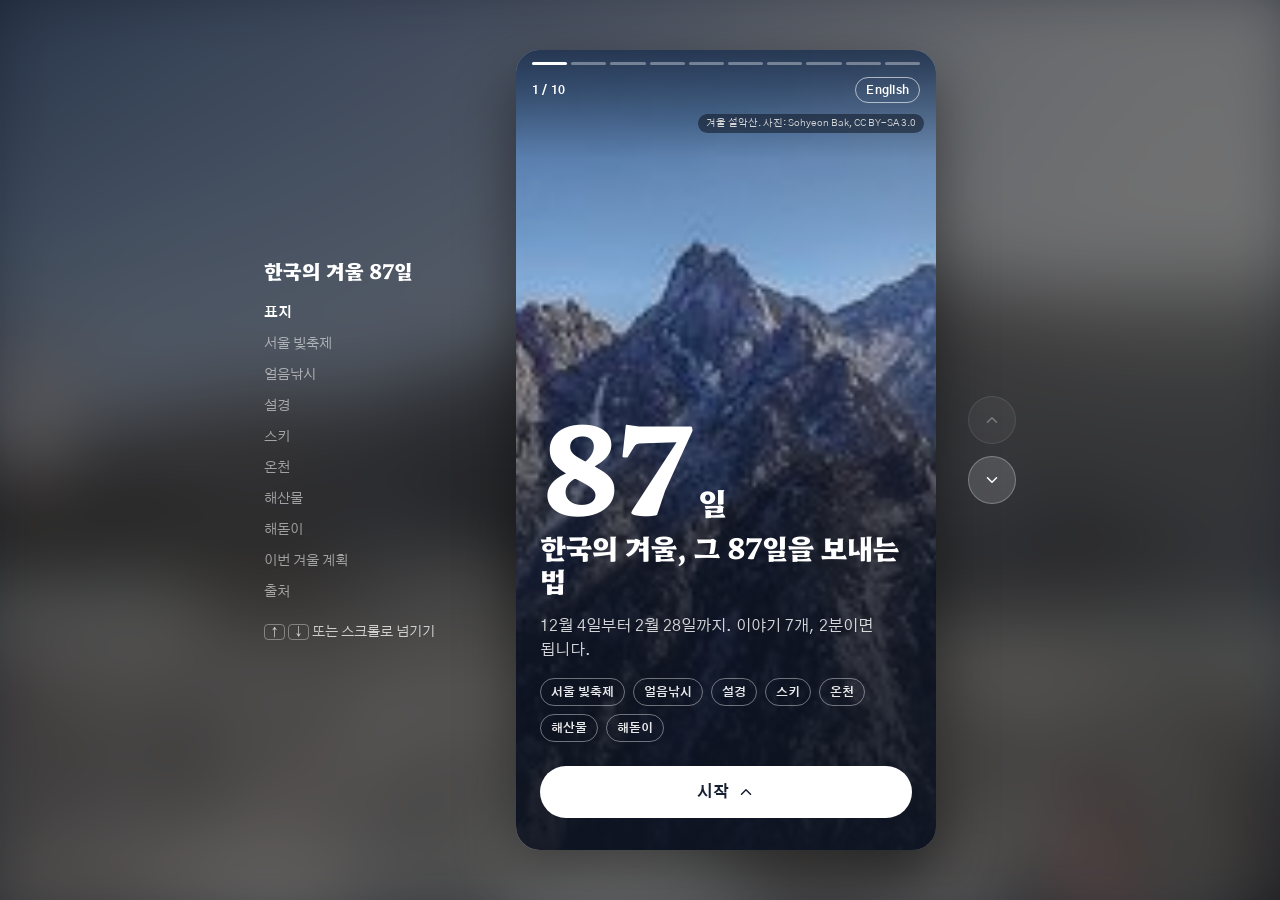
<file: korea-winter/ko.html>
<!doctype html>
<html lang="ko">
<head>
<meta charset="utf-8">
<meta name="viewport" content="width=device-width, initial-scale=1, viewport-fit=cover">
<title>한국의 겨울 87일</title>
<meta name="description" content="한국의 겨울 87일을 카드 한 장씩 넘기며 고르는 안내. 축제, 스키, 온천, 제철 해산물, 새해 해돋이.">
<link rel="canonical" href="https://www.wspace.ai.kr/korea-winter/ko.html">
<link rel="alternate" hreflang="en" href="https://www.wspace.ai.kr/korea-winter/">
<link rel="alternate" hreflang="ko" href="https://www.wspace.ai.kr/korea-winter/ko.html">
<meta property="og:type" content="article">
<meta property="og:title" content="한국의 겨울 87일">
<meta property="og:description" content="한국의 겨울 87일을 카드 한 장씩 넘기며 고르는 안내. 축제, 스키, 온천, 제철 해산물, 새해 해돋이.">
<meta property="og:url" content="https://www.wspace.ai.kr/korea-winter/ko.html">
<meta property="og:image" content="https://www.wspace.ai.kr/korea-winter/photos/hero.jpg">
<meta name="theme-color" content="#0E1422">
<link rel="preconnect" href="https://fonts.googleapis.com">
<link rel="preconnect" href="https://fonts.gstatic.com" crossorigin>
<link rel="stylesheet" href="https://fonts.googleapis.com/css2?family=Hahmlet:wght@600;800&family=Gothic+A1:wght@400;500;700&display=swap">
<link rel="preload" as="image" href="photos/hero-sm.jpg" media="(max-width: 600px)">
<script async src="https://www.googletagmanager.com/gtag/js?id=G-43L9WRDB2N"></script>
<script>window.dataLayer=window.dataLayer||[];function gtag(){dataLayer.push(arguments);}gtag('js',new Date());gtag('config','G-43L9WRDB2N',{anonymize_ip:true});</script>
<style>
:root{
  --snow:#F7F9FB; --paper:#FFFFFF; --ink:#172033; --ink-2:#4A5568; --hair:#DDE3EA;
  --cold:#2F72C4; --warm:#C8333F; --cold-wash:#E4EDF8; --warm-wash:#F9E7E9;
  --grid:#E5EAF0; --axis:#BFC8D3; --mute:#B7C0CC; --neutral:#EEF1F5;
  --ok:#1E6E45; --ok-bg:#E2F1E8; --late:#8A5A00; --late-bg:#FBF0D9; --off:#A12B33; --off-bg:#F8E1E3;
  --f-disp:"Hahmlet","Nanum Myeongjo","AppleMyungjo",serif;
  --f-body:"Gothic A1","Apple SD Gothic Neo","Malgun Gothic",system-ui,sans-serif;
}
@media (prefers-color-scheme: dark){:root:not([data-theme="light"]){
  --snow:#0F1524; --paper:#141B2B; --ink:#E8ECF3; --ink-2:#A8B3C4; --hair:#263049;
  --cold:#4F8FD8; --warm:#E0565F; --cold-wash:#18263F; --warm-wash:#3A1B22;
  --grid:#1F2840; --axis:#34405A; --mute:#4A5670; --neutral:#222B40;
  --ok:#73C99A; --ok-bg:#12301F; --late:#E5B75F; --late-bg:#372A10; --off:#EE8C8F; --off-bg:#3A1A1E; color-scheme:dark;}}
:root[data-theme="dark"]{
  --snow:#0F1524; --paper:#141B2B; --ink:#E8ECF3; --ink-2:#A8B3C4; --hair:#263049;
  --cold:#4F8FD8; --warm:#E0565F; --cold-wash:#18263F; --warm-wash:#3A1B22;
  --grid:#1F2840; --axis:#34405A; --mute:#4A5670; --neutral:#222B40;
  --ok:#73C99A; --ok-bg:#12301F; --late:#E5B75F; --late-bg:#372A10; --off:#EE8C8F; --off-bg:#3A1A1E; color-scheme:dark;}
.almanac{margin-top:8px;background:var(--paper);border:1px solid var(--hair);border-radius:14px;padding:18px 18px 12px;position:relative}
.alm-legend{display:flex;flex-wrap:wrap;gap:8px 18px;font-size:13px;color:var(--ink-2);margin-bottom:8px}
.alm-legend span{display:inline-flex;align-items:center;gap:7px}
.key{width:18px;height:8px;border-radius:3px;display:inline-block}
.key.dash{background:transparent;border:1.5px dashed var(--ink-2);height:10px}
.scroll{overflow-x:auto;-webkit-overflow-scrolling:touch}
.scroll svg{display:block;width:100%}
.almanac .plot{overflow:visible}
svg text{font-family:var(--f-body)}
.hit{cursor:default}
@media (prefers-reduced-motion:no-preference){
  .grow{transform-box:fill-box;transform-origin:left center;animation:grow .7s cubic-bezier(.2,.7,.2,1) both}
  @keyframes grow{from{transform:scaleX(0)}to{transform:scaleX(1)}}
}
.tip{position:absolute;pointer-events:none;background:var(--ink);color:var(--snow);border-radius:8px;padding:8px 11px;font-size:13px;line-height:1.45;max-width:260px;z-index:5;box-shadow:0 6px 18px rgba(0,0,0,.18)}
.tip strong{display:block;font-size:14px}
details.tv{font-size:13.5px;margin-top:6px}
details.tv summary{cursor:pointer;color:var(--ink-2);width:max-content}
details.tv table{border-collapse:collapse;margin-top:8px;font-size:13.5px;width:100%}
details.tv th,details.tv td{border-top:1px solid var(--hair);padding:6px 10px;text-align:left}
details.tv td+td{font-variant-numeric:tabular-nums}
figure{margin:0;display:grid;gap:8px;min-width:0;position:relative}
figcaption{font-size:13px;color:var(--ink-2)}
.plot{position:relative;min-width:0}
.plot svg{display:block;width:100%;overflow:visible}
.legend{display:flex;gap:16px;font-size:13px;color:var(--ink-2)}
.legend span{display:inline-flex;gap:6px;align-items:center}
.legend i{width:10px;height:10px;border-radius:2px;display:inline-block}
/* status grid */
.status{border-collapse:separate;border-spacing:0;width:100%;font-size:14px}
.status th,.status td{padding:9px 10px;border-bottom:1px solid var(--hair);text-align:left;vertical-align:middle}
.status thead th{font-size:12.5px;color:var(--ink-2);font-weight:500}
.status td.n{font-weight:700}
.st{display:inline-block;font-size:12.5px;font-weight:700;padding:2px 9px;border-radius:999px;white-space:nowrap}
.st.ok{background:var(--ok-bg);color:var(--ok)}
.st.late{background:var(--late-bg);color:var(--late)}
.st.off{background:var(--off-bg);color:var(--off)}
.st.na{color:var(--ink-2);font-weight:500;padding-left:0}

/* figures */
.figs{display:grid;grid-template-columns:repeat(3,minmax(0,1fr));gap:28px}
.fig{display:grid;gap:4px;align-content:start;border-top:1px solid var(--hair);padding-top:14px}
.fig .v{font-family:var(--f-disp);font-weight:900;font-size:clamp(34px,4.4vw,48px);line-height:1.05}
.fig .v span{font-size:.45em;font-weight:700;margin:0 .15em}
.fig .l{font-size:14.5px;font-weight:700}
.fig .s{font-size:13px;color:var(--ink-2)}

/* food calendar */
.food{width:100%;border-collapse:collapse;font-size:14.5px}
.food th,.food td{padding:9px 6px;border-bottom:1px solid var(--hair);text-align:center}
.food th:first-child,.food td:first-child{text-align:left;padding-left:0}
.food td:last-child{text-align:left;color:var(--ink-2);font-size:13px}
.food thead th{font-size:12.5px;color:var(--ink-2);font-weight:500}
.food .m{display:inline-block;width:16px;height:16px;border-radius:50%;background:var(--grid)}
.food .m.on{background:var(--cold)}
.food td.name{font-weight:700}
/* Card deck (approved boards W01 to W06): one card per screen, vertical scroll-snap, numbers in bottom sheets */
:root{ --ink-3:#7A8596; --night:#0E1422; --on-photo:#FFFFFF; --scrim:rgba(14,20,34,.55); --r-lg:24px; }
@media (prefers-color-scheme: dark){:root:not([data-theme="light"]){ --ink-3:#8A95A8; }}
*{box-sizing:border-box}
html,body{margin:0;height:100%}
body{background:var(--night);color:var(--ink);font-family:var(--f-body);font-size:16px;line-height:1.5;-webkit-font-smoothing:antialiased;overflow:hidden}
h1,h2,h3,p,ol,ul{margin:0;padding:0}
ol,ul{list-style:none}
a{color:inherit}
button{font:inherit;color:inherit;cursor:pointer}
:focus-visible{outline:2px solid var(--cold);outline-offset:2px}
.num{font-variant-numeric:tabular-nums}
html[lang="ko"] body{word-break:keep-all;overflow-wrap:break-word}
.d-only{display:none}

/* stage: full screen on phones, a framed card with contents and arrows on wide screens */
.stage{position:fixed;inset:0;display:flex;align-items:center;justify-content:center;gap:32px}
.side,.nav{display:none}
.frame{position:relative;width:100%;height:100%;overflow:hidden;background:var(--paper)}
.deck{height:100%;overflow-y:auto;overscroll-behavior:contain;scroll-snap-type:y mandatory;scrollbar-width:none;outline:none}
.deck::-webkit-scrollbar{display:none}
.card{position:relative;height:100%;scroll-snap-align:start;scroll-snap-stop:always;overflow:hidden;display:flex;flex-direction:column;background:var(--paper);contain:layout paint}

/* progress and counter, one overlay for the whole deck */
.bar{position:absolute;inset:0 0 auto 0;z-index:3;padding:calc(12px + env(safe-area-inset-top,0px)) 16px 0;pointer-events:none}
.bar::before{content:"";position:absolute;inset:0 0 -56px 0;background:linear-gradient(to bottom,rgba(14,20,34,.55),rgba(14,20,34,0));z-index:-1}
.prog{display:flex;gap:4px}
.prog i{flex:1;height:3px;border-radius:999px;background:rgba(255,255,255,.35)}
.prog i.on{background:var(--on-photo)}
.meta{display:flex;justify-content:space-between;align-items:center;margin-top:12px;color:var(--on-photo);font-size:12px;font-weight:700;letter-spacing:.02em}
.lang{pointer-events:auto;text-decoration:none;border:1px solid rgba(255,255,255,.6);border-radius:999px;padding:3px 10px}
.bar.light::before{opacity:0}
.bar.light .meta{color:var(--ink-2)}
.bar.light .lang{border-color:var(--hair)}
.bar.light .prog i{background:var(--hair)}
.bar.light .prog i.on{background:var(--ink)}

/* photo credit */
.credit{position:absolute;right:12px;font-size:10px;line-height:1.5;color:var(--on-photo);background:var(--scrim);border-radius:999px;padding:2px 8px;text-decoration:none;max-width:calc(100% - 24px);white-space:nowrap;overflow:hidden;text-overflow:ellipsis}

/* cover */
.cover{color:var(--on-photo);background:var(--night)}
.cover > img{position:absolute;inset:0;width:100%;height:100%;object-fit:cover}
.cover::after{content:"";position:absolute;inset:0;background:linear-gradient(to bottom,rgba(14,20,34,.45) 0%,rgba(14,20,34,.1) 30%,rgba(14,20,34,.75) 62%,rgba(14,20,34,.95) 100%)}
.cover .credit{top:calc(64px + env(safe-area-inset-top,0px));z-index:2}
.cover-body{position:relative;z-index:1;margin-top:auto;padding:0 24px calc(32px + env(safe-area-inset-bottom,0px));display:flex;flex-direction:column;gap:16px}
.big{font-family:var(--f-disp);font-weight:800;font-size:clamp(96px,30vw,120px);line-height:.82;letter-spacing:-.04em}
.big small{font-size:.26em;letter-spacing:0;margin-left:8px}
.cover h1{font-family:var(--f-disp);font-weight:800;font-size:28px;line-height:1.2;color:var(--on-photo)}
.lead{color:rgba(255,255,255,.82)}
.topics{display:flex;flex-wrap:wrap;gap:8px}
.topics a{display:block;text-decoration:none;font-size:12px;font-weight:700;border:1px solid rgba(255,255,255,.4);border-radius:999px;padding:4px 10px;color:rgba(255,255,255,.9)}
.start{margin-top:8px;display:flex;align-items:center;justify-content:center;gap:8px;height:52px;border-radius:999px;background:var(--on-photo);color:#172033;font-weight:700;text-decoration:none}
.start svg,.next svg,.nav svg{width:18px;height:18px;stroke:currentColor;fill:none;stroke-width:2;stroke-linecap:round;stroke-linejoin:round}

/* story card */
.photo{position:relative;flex:0 1 52%;min-height:26%;background:var(--cold-wash)}
.photo img{display:block;width:100%;height:100%;object-fit:cover}
.photo .credit{bottom:calc(var(--r-lg) + 8px)}
.k-sea .photo{flex-basis:40%}
.panel{position:relative;z-index:2;flex:1 0 auto;margin-top:calc(-1 * var(--r-lg));background:var(--paper);border-radius:var(--r-lg) var(--r-lg) 0 0;padding:24px 24px calc(20px + env(safe-area-inset-bottom,0px));display:flex;flex-direction:column;gap:16px;min-height:0}
.when{align-self:flex-start;font-size:12px;font-weight:700;color:var(--cold);background:var(--cold-wash);border-radius:999px;padding:5px 12px}
.when.warm{color:var(--warm);background:var(--warm-wash)}
.card h2{font-family:var(--f-disp);font-weight:800;font-size:clamp(23px,7.2vw,28px);line-height:1.2;letter-spacing:-.01em}
.stat{display:flex;align-items:baseline;gap:12px}
.stat b{font-family:var(--f-disp);font-weight:800;font-size:clamp(52px,16vw,64px);line-height:.9;letter-spacing:-.03em;white-space:nowrap}
.stat b small{font-size:.4em;letter-spacing:0;margin-left:2px}
.stat span{font-size:14px;color:var(--ink-2);line-height:1.4;max-width:17ch}
.so{display:flex;gap:12px;align-items:flex-start;border-top:2px solid var(--ink);padding-top:12px}
.so strong{font-family:var(--f-disp);font-weight:800;flex:none}
.foot{margin-top:auto;display:flex;justify-content:space-between;align-items:center}
.more,.pri{display:inline-flex;align-items:center;justify-content:center;font-size:14px;font-weight:700;border:1px solid var(--hair);border-radius:999px;padding:9px 16px;background:var(--paper);color:var(--ink);text-decoration:none}
.pri{background:var(--ink);color:var(--paper);border-color:var(--ink)}
.next{font-size:12px;color:var(--ink-3);display:inline-flex;align-items:center;gap:6px}
.eat li{display:grid;grid-template-columns:1fr auto;gap:12px;padding:12px 0;border-top:1px solid var(--hair);align-items:baseline}
.eat li:first-child{border-top:0;padding-top:0}
.eat b{font-weight:700}
.eat em{font-style:normal;font-weight:400;color:var(--ink-3);font-size:14px;margin-left:4px}
.eat span{font-size:14px;color:var(--ink-2);text-align:right}
.eat strong{display:block;font-family:var(--f-disp);font-weight:800;color:var(--cold)}

/* plan and sources: light cards without a photo */
.plain{background:var(--snow);padding:calc(88px + env(safe-area-inset-top,0px)) 24px calc(24px + env(safe-area-inset-bottom,0px));gap:20px}
.kick{font-size:12px;font-weight:700;color:var(--ink-3);letter-spacing:.04em;text-transform:uppercase}
.steps{position:relative}
.steps::before{content:"";position:absolute;left:7px;top:10px;bottom:10px;width:2px;background:var(--hair)}
.steps li{position:relative;padding:12px 0 12px 32px}
.steps li::before{content:"";position:absolute;left:0;top:15px;width:16px;height:16px;border-radius:50%;background:var(--paper);border:3px solid var(--cold);box-sizing:border-box}
.steps li.w::before{border-color:var(--warm)}
.steps b{display:block;font-family:var(--f-disp);font-weight:800;font-size:20px}
.steps p{font-size:14px;color:var(--ink-2);margin-top:2px}
.acts{margin-top:auto;display:grid;grid-template-columns:1fr 1fr;gap:12px}
.acts > *{padding:13px 12px}
.src-scroll{flex:1;min-height:0;overflow-y:auto;overscroll-behavior:contain;font-size:13px;color:var(--ink-2);display:grid;gap:12px;align-content:start;padding-right:4px}
.src-scroll .sources{columns:1;padding-left:18px;margin:0;display:grid;gap:4px}
.src-scroll a{color:var(--cold)}

/* bottom sheet */
.sheet{position:fixed;inset:auto 0 0 0;margin:0 auto;width:100%;max-width:560px;max-height:88dvh;padding:0;border:0;border-radius:var(--r-lg) var(--r-lg) 0 0;background:var(--paper);color:var(--ink);overflow:hidden}
.sheet.wide{max-width:880px}
.sheet::backdrop{background:rgba(14,20,34,.5)}
.sheet[open]{animation:up .28s cubic-bezier(.2,.8,.2,1)}
@keyframes up{from{transform:translateY(40px);opacity:0}to{transform:none;opacity:1}}
.sheet-in{max-height:88dvh;overflow-y:auto;overscroll-behavior:contain;padding:12px 24px calc(24px + env(safe-area-inset-bottom,0px));display:grid;gap:20px}
.grab{justify-self:center;width:40px;height:4px;border-radius:999px;background:var(--hair)}
.sheet h3{font-family:var(--f-disp);font-weight:800;font-size:20px}
.sheet .note{font-size:14px;color:var(--ink-2)}
.sheet .figs{grid-template-columns:1fr;gap:16px}
.close{width:100%;font-weight:700;font-size:14px;padding:12px;border-radius:999px;background:var(--snow);border:1px solid var(--hair)}
.toast{position:fixed;left:50%;bottom:32px;transform:translateX(-50%);z-index:20;background:var(--ink);color:var(--paper);font-size:14px;font-weight:700;padding:10px 18px;border-radius:999px}
@media (prefers-reduced-motion:reduce){.deck{scroll-behavior:auto}.sheet[open]{animation:none}}

/* wide screens: approved desktop board W06 */
@media (min-width:600px){
  .stage::before{content:"";position:absolute;inset:-40px;background:var(--night) url("photos/ice-sm.jpg") center/cover;filter:blur(40px) brightness(.45);transform:translateZ(0)}
  .frame{width:420px;height:min(800px,calc(100dvh - 48px));border-radius:var(--r-lg);box-shadow:0 24px 60px rgba(0,0,0,.45)}
  .bar{padding-top:12px}
  .nav{position:relative;display:flex;flex-direction:column;gap:12px}
  .nav button{width:48px;height:48px;border-radius:50%;background:rgba(255,255,255,.14);border:1px solid rgba(255,255,255,.28);color:var(--on-photo);display:grid;place-items:center}
  .nav button:disabled{opacity:.35;cursor:default}
  .m-only{display:none}.d-only{display:inline}
  .card h2{font-size:28px}
  .stat b{font-size:64px}
  .big{font-size:120px}
}
@media (min-width:960px){
  .side{position:relative;display:flex;flex-direction:column;gap:16px;width:220px;color:rgba(255,255,255,.75);font-size:14px}
  .side-t{color:var(--on-photo);font-family:var(--f-disp);font-weight:800;font-size:20px;line-height:1.3}
  .toc{display:grid;gap:4px}
  .toc a{display:block;padding:3px 0;text-decoration:none;color:rgba(255,255,255,.55)}
  .toc a:hover{color:var(--on-photo)}
  .toc a[aria-current="true"]{color:var(--on-photo);font-weight:700}
  kbd{font-family:var(--f-body);font-size:12px;border:1px solid rgba(255,255,255,.35);border-radius:4px;padding:1px 6px}
}
@media (max-height:740px){
  .photo{flex-basis:42%}
  .k-sea .photo{flex-basis:30%}
  .eat li{padding:8px 0}
  .panel{gap:12px;padding-top:20px}
  .card h2{font-size:22px}
  .stat b{font-size:48px}
  .big{font-size:88px}
  .cover-body{gap:12px}
  .plain{padding-top:calc(72px + env(safe-area-inset-top,0px));gap:14px}
  .steps li{padding:8px 0 8px 32px}
  .steps li::before{top:11px}
  .steps b{font-size:18px}
}

</style>
</head>
<body>
<div class="stage">
  <aside class="side" aria-label="목차">
    <p class="side-t">한국의 겨울 87일</p>
    <ol class="toc"><li><a href="#c1" data-i="0">표지</a></li><li><a href="#c2" data-i="1">서울 빛축제</a></li><li><a href="#c3" data-i="2">얼음낚시</a></li><li><a href="#c4" data-i="3">설경</a></li><li><a href="#c5" data-i="4">스키</a></li><li><a href="#c6" data-i="5">온천</a></li><li><a href="#c7" data-i="6">해산물</a></li><li><a href="#c8" data-i="7">해돋이</a></li><li><a href="#c9" data-i="8">이번 겨울 계획</a></li><li><a href="#c10" data-i="9">출처</a></li></ol>
    <p class="keys"><kbd>↑</kbd> <kbd>↓</kbd> 또는 스크롤로 넘기기</p>
  </aside>
  <div class="frame">
    <div class="bar" id="bar">
      <div class="prog" aria-hidden="true"><i></i><i></i><i></i><i></i><i></i><i></i><i></i><i></i><i></i><i></i></div>
      <div class="meta"><span id="count" aria-live="polite">1 / 10</span><a class="lang" href="./" lang="en" hreflang="en">English</a></div>
    </div>
    <main class="deck" id="deck" tabindex="-1">
<section class="card cover" id="c1" data-i="0" aria-label="표지">
  <img src="photos/hero-sm.jpg" srcset="photos/hero-sm.jpg 900w, photos/hero.jpg 1600w" sizes="(max-width: 600px) 100vw, 420px" alt="겨울 설악산" fetchpriority="high" decoding="async" style="object-position:38% center"><a class="credit" href="https://commons.wikimedia.org/wiki/File:%EA%B2%A8%EC%9A%B8_%EC%84%A4%EC%95%85%EC%82%B0_%ED%92%8D%EA%B2%BD.jpg" target="_blank" rel="noopener">겨울 설악산. 사진: Sohyeon Bak, CC BY-SA 3.0</a>
  <div class="cover-body">
    <p class="big num">87<small>일</small></p>
    <h1>한국의 겨울, 그 87일을 보내는 법</h1>
    <p class="lead">12월 4일부터 2월 28일까지. 이야기 7개, 2분이면 됩니다.</p>
    <ul class="topics"><li><a href="#c2">서울 빛축제</a></li><li><a href="#c3">얼음낚시</a></li><li><a href="#c4">설경</a></li><li><a href="#c5">스키</a></li><li><a href="#c6">온천</a></li><li><a href="#c7">해산물</a></li><li><a href="#c8">해돋이</a></li></ul>
    <a class="start" href="#c2"><span class="m-only">위로 넘겨 시작</span><span class="d-only">시작</span> <svg viewBox="0 0 24 24" aria-hidden="true"><path d="M6 15l6-6 6 6"/></svg></a>
  </div>
</section>
<section class="card story k-city" id="c2" data-i="1" aria-label="서울 빛축제">
  <div class="photo"><img src="photos/city-sm.jpg" srcset="photos/city-sm.jpg 900w, photos/city.jpg 1600w" sizes="(max-width: 600px) 100vw, 420px" alt="청계천" fetchpriority="high" decoding="async" style="object-position:center 80%"><a class="credit" href="https://commons.wikimedia.org/wiki/File:Lantern_Festival_Boaters_at_Cheonggyecheon_Stream.jpg" target="_blank" rel="noopener">청계천. 사진: Ken Eckert, CC BY-SA 4.0</a></div>
  <div class="panel">
    <p class="when warm">12월 중순부터, 서울</p>
    <h2>서울의 겨울 행사는 1년 새 두 배가 됐습니다</h2>
    <p class="stat"><b class="num">1,098<small>만 명</small></b><span>서울윈터페스타 방문객, 전년의 두 배</span></p>
    <p class="so"><strong>그래서</strong><span>12월 평일 저녁에 광화문에서 청계천까지 걸어보세요.</span></p>
    <div class="foot">
      <button class="more" type="button" data-sheet="s-city">숫자 보기</button>
      <span class="next" aria-hidden="true"><span class="m-only">위로 넘기기</span><span class="d-only">다음</span> <svg viewBox="0 0 24 24" aria-hidden="true"><path d="M6 15l6-6 6 6"/></svg></span>
    </div>
  </div>
</section>
<section class="card story k-ice" id="c3" data-i="2" aria-label="얼음낚시">
  <div class="photo"><img src="photos/ice-sm.jpg" srcset="photos/ice-sm.jpg 900w, photos/ice.jpg 1600w" sizes="(max-width: 600px) 100vw, 420px" alt="화천" loading="lazy" decoding="async" style="object-position:center 85%"><a class="credit" href="https://commons.wikimedia.org/wiki/File:Hwacheon_Sancheoneo_Ice_Festival_01_(52620586388).jpg" target="_blank" rel="noopener">화천. 사진: Korea.net, CC BY-SA 2.0</a></div>
  <div class="panel">
    <p class="when">1월 중순부터 2월 초</p>
    <h2>얼음 축제는 이제 날씨가 허락해야 열립니다</h2>
    <p class="stat"><b class="num">186<small>만 명</small></b><span>화천 산천어축제 역대 최다, 2025년</span></p>
    <p class="so"><strong>그래서</strong><span>1월 셋째 주 이후로 잡고, 전날 개장 공지를 확인하세요.</span></p>
    <div class="foot">
      <button class="more" type="button" data-sheet="s-ice">숫자 보기</button>
      <span class="next" aria-hidden="true"><span class="m-only">위로 넘기기</span><span class="d-only">다음</span> <svg viewBox="0 0 24 24" aria-hidden="true"><path d="M6 15l6-6 6 6"/></svg></span>
    </div>
  </div>
</section>
<section class="card story k-cold" id="c4" data-i="3" aria-label="설경">
  <div class="photo"><img src="photos/cold-sm.jpg" srcset="photos/cold-sm.jpg 900w, photos/cold.jpg 1600w" sizes="(max-width: 600px) 100vw, 420px" alt="대관령" loading="lazy" decoding="async" style="object-position:center 90%"><a class="credit" href="https://commons.wikimedia.org/wiki/File:Samyang_Ranch_(129281505).jpeg" target="_blank" rel="noopener">대관령. 사진: Yong Lee, CC BY 3.0</a></div>
  <div class="panel">
    <p class="when">가장 추운 1월</p>
    <h2>같은 1월, 대관령과 제주는 16도 차이</h2>
    <p class="stat"><b class="num">16<small>도</small></b><span>1월 최저기온, 대관령 -12.2도와 제주 3.7도</span></p>
    <p class="so"><strong>그래서</strong><span>눈 구경은 대관령, 바다 산책은 강릉이나 제주로 가세요.</span></p>
    <div class="foot">
      <button class="more" type="button" data-sheet="s-cold">숫자 보기</button>
      <span class="next" aria-hidden="true"><span class="m-only">위로 넘기기</span><span class="d-only">다음</span> <svg viewBox="0 0 24 24" aria-hidden="true"><path d="M6 15l6-6 6 6"/></svg></span>
    </div>
  </div>
</section>
<section class="card story k-ski" id="c5" data-i="4" aria-label="스키">
  <div class="photo"><img src="photos/ski-sm.jpg" srcset="photos/ski-sm.jpg 900w, photos/ski.jpg 1600w" sizes="(max-width: 600px) 100vw, 420px" alt="용평" loading="lazy" decoding="async" style="object-position:center 45%"><a class="credit" href="https://commons.wikimedia.org/wiki/File:Ski_slopes_of_YongPyong_Resort,_2013-03-10.jpg" target="_blank" rel="noopener">용평. 사진: Kalatpadai, CC0</a></div>
  <div class="panel">
    <p class="when">11월 말 개장부터</p>
    <h2>스키 인구는 돌아오고, 스키장은 줄었습니다</h2>
    <p class="stat"><b class="num">443<small>만 명</small></b><span>2023/24 시즌 이용객, 코로나 때 146만 명에서 회복</span></p>
    <p class="so"><strong>그래서</strong><span>큰 스키장은 11월 말에서 12월 초에 엽니다. 시즌권은 개장 발표 전에 사세요.</span></p>
    <div class="foot">
      <button class="more" type="button" data-sheet="s-ski">숫자 보기</button>
      <span class="next" aria-hidden="true"><span class="m-only">위로 넘기기</span><span class="d-only">다음</span> <svg viewBox="0 0 24 24" aria-hidden="true"><path d="M6 15l6-6 6 6"/></svg></span>
    </div>
  </div>
</section>
<section class="card story k-warm" id="c6" data-i="5" aria-label="온천">
  <div class="photo"><img src="photos/warm-sm.jpg" srcset="photos/warm-sm.jpg 900w, photos/warm.jpg 1600w" sizes="(max-width: 600px) 100vw, 420px" alt="대전 유성온천" loading="lazy" decoding="async" style="object-position:center 65%"><a class="credit" href="https://commons.wikimedia.org/wiki/File:People_take_a_foot_bath_at_an_outdoor_public_hot_spring_in_Yuseong-gu,_Daejeon,_Korea.jpg" target="_blank" rel="noopener">대전 유성온천. 사진: Pmlydon, CC BY-SA 4.0</a></div>
  <div class="panel">
    <p class="when warm">한파가 온 날</p>
    <h2>추운 1월, 온천 검색이 가장 크게 늘었습니다</h2>
    <p class="stat"><b class="num">+246<small>%</small></b><span>2026년 1월 온천 목적지 검색, 전년 대비</span></p>
    <p class="so"><strong>그래서</strong><span>얼음 축제 날 한파 예보가 있으면 근처 온천으로 바꾸세요.</span></p>
    <div class="foot">
      <button class="more" type="button" data-sheet="s-warm">숫자 보기</button>
      <span class="next" aria-hidden="true"><span class="m-only">위로 넘기기</span><span class="d-only">다음</span> <svg viewBox="0 0 24 24" aria-hidden="true"><path d="M6 15l6-6 6 6"/></svg></span>
    </div>
  </div>
</section>
<section class="card story k-sea" id="c7" data-i="6" aria-label="해산물">
  <div class="photo"><img src="photos/sea-sm.jpg" srcset="photos/sea-sm.jpg 900w, photos/sea.jpg 1600w" sizes="(max-width: 600px) 100vw, 420px" alt="생선회" loading="lazy" decoding="async" style="object-position:center 50%"><a class="credit" href="https://commons.wikimedia.org/wiki/File:Korean_cuisine-Saengseon_hoe-02.jpg" target="_blank" rel="noopener">생선회. 사진: suksim, CC BY 2.0</a></div>
  <div class="panel">
    <p class="when">11월부터 3월까지, 바닷가</p>
    <h2>제철일 때 이 셋은 꼭 드세요</h2>
    <ul class="eat"><li><b>굴</b><span><strong>12월</strong>경남 통영</span></li><li><b>과메기</b><span><strong>12월</strong>포항 구룡포</span></li><li><b>방어</b><span><strong>1월</strong>제주, 부산, 강원 고성</span></li></ul>
    <p class="so"><strong>그래서</strong><span>방어는 1년 새 156% 올랐습니다. 가격부터 확인하세요.</span></p>
    <div class="foot">
      <button class="more" type="button" data-sheet="s-sea">숫자 보기</button>
      <span class="next" aria-hidden="true"><span class="m-only">위로 넘기기</span><span class="d-only">다음</span> <svg viewBox="0 0 24 24" aria-hidden="true"><path d="M6 15l6-6 6 6"/></svg></span>
    </div>
  </div>
</section>
<section class="card story k-sunrise" id="c8" data-i="7" aria-label="해돋이">
  <div class="photo"><img src="photos/sunrise-sm.jpg" srcset="photos/sunrise-sm.jpg 900w, photos/sunrise.jpg 1600w" sizes="(max-width: 600px) 100vw, 420px" alt="정동진" loading="lazy" decoding="async" style="object-position:center 60%"><a class="credit" href="https://commons.wikimedia.org/wiki/File:Jeongdongjin_Beach.jpg" target="_blank" rel="noopener">정동진. 사진: Loewelad, CC BY-SA 3.0</a></div>
  <div class="panel">
    <p class="when warm">1월 1일 아침</p>
    <h2>새해 첫 해는 동해에서, 사람은 강릉에 가장 많이</h2>
    <p class="stat"><b class="num">30<small>만 명</small></b><span>2026년 1월 1일 강릉 해맞이 인파</span></p>
    <p class="so"><strong>그래서</strong><span>한산한 해돋이는 경포 대신 안목, 제주라면 성산일출봉으로 가세요.</span></p>
    <div class="foot">
      <button class="more" type="button" data-sheet="s-sunrise">숫자 보기</button>
      <span class="next" aria-hidden="true"><span class="m-only">위로 넘기기</span><span class="d-only">다음</span> <svg viewBox="0 0 24 24" aria-hidden="true"><path d="M6 15l6-6 6 6"/></svg></span>
    </div>
  </div>
</section>
<section class="card plain plan" id="c9" data-i="8" aria-label="이번 겨울 계획">
  <p class="kick">이번 겨울, 순서대로</p>
  <h2>12월부터 2월까지, 네 번의 겨울</h2>
  <ol class="steps"><li class="w"><b>12월 중순</b><p>평일 저녁에 서울 겨울 행사를 보고, 통영 굴과 과메기를 드세요.</p></li><li class="w"><b>12월 31일 ~ 1월 1일</b><p>보신각 제야의 종, 또는 안목에서 새해 첫 해.</p></li><li class="c"><b>1월 중순 ~ 2월 초</b><p>얼음낚시 축제. 가장 추운 날은 온천으로.</p></li><li class="c"><b>2월</b><p>대관령 눈꽃축제, 스키 시즌 막바지, 딸기.</p></li></ol>
  <div class="acts"><button class="more" type="button" data-sheet="s-plan">전체 달력</button><button class="pri" type="button" id="share">공유하기</button></div>
</section>
<section class="card plain sources-card" id="c10" data-i="9" aria-label="출처">
  <p class="kick">출처와 사진</p>
  <h2>숫자는 여기서 가져왔습니다</h2>
  <div class="src-scroll">
  <p>숫자는 공공기관 발표와 언론 보도에서 가져왔고, 축제 방문객은 모두 주최 측 집계입니다. 2027년 지방 축제 일정과 스키장 개장일은 발표되는 대로 바뀔 수 있습니다.</p>
  <ul class="sources">
    <li><a href="https://www.kma.go.kr/kma/flexer/html/press/2021/03/25/ATC202103250932093_863521e7-fd31-4f26-bfce-04a9e14ffb33.hwp.files/Sections1.html" target="_blank" rel="noopener">기상청 신평년값 (1991~2020)</a></li>
    <li><a href="https://en.wikipedia.org/wiki/Daegwallyeong" target="_blank" rel="noopener">대관령 기후 (기상청 인용)</a></li>
    <li><a href="https://news.seoul.go.kr/culture/archives/531388" target="_blank" rel="noopener">서울윈터페스타 2025 결과 (서울시)</a></li>
    <li><a href="https://festival.seoul.go.kr/festival/main/festivalView.do?festacode=373" target="_blank" rel="noopener">서울윈터페스타 2026~27 (서울시 축제포털)</a></li>
    <li><a href="https://www.heraldk.com/article/2026020217104614775" target="_blank" rel="noopener">광화문마켓, 빛초롱 방문객 (헤럴드경제)</a></li>
    <li><a href="https://www.khan.co.kr/article/202502061325001" target="_blank" rel="noopener">화천 산천어축제 2025 (경향신문)</a></li>
    <li><a href="https://www.heraldk.com/article/2026012701000011688" target="_blank" rel="noopener">화천 산천어축제 2023~24 (헤럴드경제)</a></li>
    <li><a href="https://www.news1.kr/local/kangwon/6058039" target="_blank" rel="noopener">화천 산천어축제 2026 (뉴스1)</a></li>
    <li><a href="https://www.heraldk.com/article/2026011201500004716" target="_blank" rel="noopener">인제 빙어축제 무산 (헤럴드경제)</a></li>
    <li><a href="https://www.heraldk.com/article/2026011400400005963" target="_blank" rel="noopener">안동 암산얼음축제 취소 (헤럴드경제)</a></li>
    <li><a href="https://www.twig24.com/news/2026/01/07/20260107500018" target="_blank" rel="noopener">평창 송어축제 연기 (트윅)</a></li>
    <li><a href="https://www.bizhankook.com/bk/article/22870" target="_blank" rel="noopener">스키장 이용객 2011/12, 2020/21 (비즈한국)</a></li>
    <li><a href="https://economychosun.com/site/data/html_dir/2025/01/24/2025012400021.html" target="_blank" rel="noopener">스키장 이용객 2018/19~2023/24 (이코노미조선)</a></li>
    <li><a href="https://news.sbs.co.kr/news/endPage.do?news_id=N1008365893" target="_blank" rel="noopener">스키장 수 (SBS)</a></li>
    <li><a href="https://www.segye.com/newsView/20261022519026" target="_blank" rel="noopener">용평 개장 목표 (세계일보)</a></li>
    <li><a href="https://www.hankyung.com/article/202601274593g" target="_blank" rel="noopener">1월 목적지 검색 증가율 (한국경제)</a></li>
    <li><a href="https://www.news1.kr/local/moi/6230853" target="_blank" rel="noopener">전국 온천 이용객 (뉴스1)</a></li>
    <li><a href="https://kwnews.co.kr/article/202301151539804" target="_blank" rel="noopener">강원 방어 어획량 (강원일보)</a></li>
    <li><a href="https://www.kyongbuk.co.kr/news/articleView.html?idxno=4064885" target="_blank" rel="noopener">포항 과메기 생산량 (경북일보)</a></li>
    <li><a href="https://www.betanews.net/article/view/beta202606290043" target="_blank" rel="noopener">벌교 참꼬막 생산량 (베타뉴스)</a></li>
    <li><a href="https://www.idomin.com/news/articleView.html?idxno=2017792" target="_blank" rel="noopener">통영 굴 초매식 (경남도민일보)</a></li>
    <li><a href="https://www.fnnews.com/news/202512171348255193" target="_blank" rel="noopener">방어 도매가 (파이낸셜뉴스)</a></li>
    <li><a href="https://www.kwnews.co.kr/article/202601012086887" target="_blank" rel="noopener">강릉 해맞이 인파 (강원일보)</a></li>
    <li><a href="https://mobile.newsis.com/view/NISX20251231_0003461896" target="_blank" rel="noopener">2026년 1월 1일 일출 시각 (뉴시스)</a></li>
    <li><a href="https://www.kwnews.co.kr/page/view/2026022314080275369" target="_blank" rel="noopener">대관령 눈꽃축제 2026 (강원일보)</a></li>
  </ul>
  <p>사진은 모두 Wikimedia Commons의 자유 라이선스 사진이며, 페이지에 맞게 잘라 썼습니다. CC BY-SA 사진을 고쳐 다시 배포할 때는 같은 라이선스를 따라야 합니다. 사진 속 장소와 시기는 본문 내용과 다를 수 있습니다(예: 빛초롱 사진은 11월 축제 때 찍은 것입니다).</p>
  <ul class="sources">
    <li><a href="https://commons.wikimedia.org/wiki/File:%EA%B2%A8%EC%9A%B8_%EC%84%A4%EC%95%85%EC%82%B0_%ED%92%8D%EA%B2%BD.jpg" target="_blank" rel="noopener">겨울 설악산</a>, Sohyeon Bak, <a href="https://creativecommons.org/licenses/by-sa/3.0" target="_blank" rel="noopener">CC BY-SA 3.0</a></li>
    <li><a href="https://commons.wikimedia.org/wiki/File:Lantern_Festival_Boaters_at_Cheonggyecheon_Stream.jpg" target="_blank" rel="noopener">청계천 서울빛초롱축제</a>, Ken Eckert, <a href="https://creativecommons.org/licenses/by-sa/4.0" target="_blank" rel="noopener">CC BY-SA 4.0</a></li>
    <li><a href="https://commons.wikimedia.org/wiki/File:Hwacheon_Sancheoneo_Ice_Festival_01_(52620586388).jpg" target="_blank" rel="noopener">화천 산천어축제</a>, Republic of Korea (Korea.net), <a href="https://creativecommons.org/licenses/by-sa/2.0" target="_blank" rel="noopener">CC BY-SA 2.0</a></li>
    <li><a href="https://commons.wikimedia.org/wiki/File:Samyang_Ranch_(129281505).jpeg" target="_blank" rel="noopener">대관령 삼양목장</a>, Yong Lee, <a href="https://creativecommons.org/licenses/by/3.0" target="_blank" rel="noopener">CC BY 3.0</a></li>
    <li><a href="https://commons.wikimedia.org/wiki/File:Ski_slopes_of_YongPyong_Resort,_2013-03-10.jpg" target="_blank" rel="noopener">용평리조트 슬로프</a>, Kalatpadai, CC0</li>
    <li><a href="https://commons.wikimedia.org/wiki/File:People_take_a_foot_bath_at_an_outdoor_public_hot_spring_in_Yuseong-gu,_Daejeon,_Korea.jpg" target="_blank" rel="noopener">유성온천 족욕장</a>, Pmlydon, <a href="https://creativecommons.org/licenses/by-sa/4.0" target="_blank" rel="noopener">CC BY-SA 4.0</a></li>
    <li><a href="https://commons.wikimedia.org/wiki/File:Korean_cuisine-Saengseon_hoe-02.jpg" target="_blank" rel="noopener">생선회</a>, suksim, <a href="https://creativecommons.org/licenses/by/2.0" target="_blank" rel="noopener">CC BY 2.0</a></li>
    <li><a href="https://commons.wikimedia.org/wiki/File:Jeongdongjin_Beach.jpg" target="_blank" rel="noopener">정동진 해변</a>, Loewelad, <a href="https://creativecommons.org/licenses/by-sa/3.0" target="_blank" rel="noopener">CC BY-SA 3.0</a></li>
  </ul>
</div>
  <div class="acts"><a class="more" href="#c1">처음으로</a><a class="more" href="long-ko.html">긴 페이지로 한 번에 보기</a></div>
</section>
    </main>
  </div>
  <div class="nav">
    <button type="button" id="prev" aria-label="이전 카드"><svg viewBox="0 0 24 24" aria-hidden="true"><path d="M6 15l6-6 6 6"/></svg></button>
    <button type="button" id="next" aria-label="다음 카드"><svg viewBox="0 0 24 24" aria-hidden="true"><path d="M6 9l6 6 6-6"/></svg></button>
  </div>
</div>
<dialog class="sheet" id="s-city" aria-labelledby="s-city-t">
  <div class="sheet-in">
    <span class="grab" aria-hidden="true"></span>
    <h3 id="s-city-t">서울 겨울 행사 방문객 (만 명)</h3>
    <figure id="ch-city">
      <div class="legend" aria-hidden="true"><span><i style="background:var(--mute)"></i>2024~25 겨울</span><span><i style="background:var(--warm)"></i>2025~26 겨울</span></div>
      <div class="plot"></div>
      <figcaption>방문객 (만 명). 서울시 발표, 주최 측 집계</figcaption>
    </figure>
    <form method="dialog"><button class="close">카드로 돌아가기</button></form>
  </div>
</dialog>
<dialog class="sheet" id="s-ice" aria-labelledby="s-ice-t">
  <div class="sheet-in">
    <span class="grab" aria-hidden="true"></span>
    <h3 id="s-ice-t">얼음 축제, 해마다</h3>
    <figure id="ch-hwacheon">
      <div class="plot"></div>
      <figcaption>화천 산천어축제 방문객 (만 명). 2020년은 두 번 연기돼 최종 집계 미확인, 2021~22년은 코로나19로 취소. 화천군 발표 보도 기준</figcaption>
    </figure><div class="scroll">
    <table class="status" style="min-width:520px">
      <thead><tr><th>축제</th><th>2024년</th><th>2025년</th><th>2026년</th></tr></thead>
      <tbody>
        <tr><td class="n">인제 빙어축제</td><td><span class="st off">무산</span></td><td><span class="st off">무산</span></td><td><span class="st off">무산</span></td></tr>
        <tr><td class="n">안동 암산얼음축제</td><td><span class="st off">취소</span></td><td><span class="st na">확인 못 함</span></td><td><span class="st off">취소</span></td></tr>
        <tr><td class="n">평창 송어축제</td><td><span class="st late">1주 연기</span></td><td><span class="st late">1주 연기</span></td><td><span class="st late">8일 연기</span></td></tr>
        <tr><td class="n">화천 산천어축제</td><td><span class="st ok">정상</span></td><td><span class="st ok">정상</span></td><td><span class="st ok">정상</span></td></tr>
        <tr><td class="n">홍천강 꽁꽁축제</td><td><span class="st ok">정상</span></td><td><span class="st ok">정상</span></td><td><span class="st ok">정상</span></td></tr>
      </tbody>
    </table>
  </div>
    <form method="dialog"><button class="close">카드로 돌아가기</button></form>
  </div>
</dialog>
<dialog class="sheet" id="s-cold" aria-labelledby="s-cold-t">
  <div class="sheet-in">
    <span class="grab" aria-hidden="true"></span>
    <h3 id="s-cold-t">1월 평균 최저기온</h3>
    <figure id="ch-cold">
      <div class="plot"></div>
      <figcaption>1월 평균 최저기온 (도). 기상청 1991~2020 평년값. 대관령 값은 기상청을 인용한 2차 자료</figcaption>
    </figure><p class="note">1월 눈 온 날: 대관령 13일, 서울 7.1일.</p>
    <form method="dialog"><button class="close">카드로 돌아가기</button></form>
  </div>
</dialog>
<dialog class="sheet" id="s-ski" aria-labelledby="s-ski-t">
  <div class="sheet-in">
    <span class="grab" aria-hidden="true"></span>
    <h3 id="s-ski-t">시즌별 스키장 이용객 (만 명)</h3>
    <figure id="ch-ski">
      <div class="plot"></div>
      <figcaption>시즌별 스키장 이용객 (만 명). 한국스키장경영협회 집계를 인용한 보도. 빈 시즌은 공개 수치 없음</figcaption>
    </figure>
    <form method="dialog"><button class="close">카드로 돌아가기</button></form>
  </div>
</dialog>
<dialog class="sheet" id="s-warm" aria-labelledby="s-warm-t">
  <div class="sheet-in">
    <span class="grab" aria-hidden="true"></span>
    <h3 id="s-warm-t">1월 목적지 검색 증가율</h3>
    <figure id="ch-warm">
      <div class="plot"></div>
      <figcaption>2026년 1월 1~25일 목적지 검색 증가율 (전년 같은 기간 대비, %). 티맵 발표 보도</figcaption>
    </figure>
    <form method="dialog"><button class="close">카드로 돌아가기</button></form>
  </div>
</dialog>
<dialog class="sheet" id="s-sea" aria-labelledby="s-sea-t">
  <div class="sheet-in">
    <span class="grab" aria-hidden="true"></span>
    <h3 id="s-sea-t">겨울 바다, 숫자로 보기</h3>
    <div class="figs">
    <div class="fig"><span class="v num">3,404<span>t →</span>6,137</span><span class="l">강원 동해안 방어 어획량</span><span class="s">2021년에서 2022년, 80% 증가. 오징어를 제치고 1위. 강원 바다 수온은 최근 5년 평균이 그 전보다 1.1도 높습니다.</span></div>
    <div class="fig"><span class="v num">3,261<span>t</span></span><span class="l">포항 과메기 생산량</span><span class="s">2025~26 시즌 잠정치, 전 시즌보다 53% 증가. 최대는 2013~14 시즌 5,770t.</span></div>
    <div class="fig"><span class="v num">26<span>t</span></span><span class="l">벌교 참꼬막 생산량</span><span class="s">2025년. 1990년대에는 해마다 2만t 수준이었습니다.</span></div>
  </div><div class="scroll">
    <table class="food" style="min-width:560px">
      <thead><tr><th>음식</th><th>11월</th><th>12월</th><th>1월</th><th>2월</th><th>3월</th><th>어디서</th></tr></thead>
      <tbody>
        <tr><td class="name">방어</td><td><i class="m on"></i></td><td><i class="m on"></i></td><td><i class="m on"></i></td><td><i class="m on"></i></td><td><i class="m"></i></td><td>제주 모슬포, 부산 자갈치, 최근 강원 고성</td></tr>
        <tr><td class="name">굴</td><td><i class="m on"></i></td><td><i class="m on"></i></td><td><i class="m on"></i></td><td><i class="m on"></i></td><td><i class="m"></i></td><td>경남 통영 (전국 양식 면적의 70%)</td></tr>
        <tr><td class="name">과메기</td><td><i class="m on"></i></td><td><i class="m on"></i></td><td><i class="m on"></i></td><td><i class="m on"></i></td><td><i class="m on"></i></td><td>포항 구룡포</td></tr>
        <tr><td class="name">대게</td><td><i class="m on"></i></td><td><i class="m on"></i></td><td><i class="m on"></i></td><td><i class="m on"></i></td><td><i class="m on"></i></td><td>영덕 강구, 울진 후포 (5월까지)</td></tr>
        <tr><td class="name">꼬막</td><td><i class="m on"></i></td><td><i class="m on"></i></td><td><i class="m on"></i></td><td><i class="m on"></i></td><td><i class="m on"></i></td><td>보성 벌교</td></tr>
        <tr><td class="name">딸기</td><td><i class="m"></i></td><td><i class="m on"></i></td><td><i class="m on"></i></td><td><i class="m on"></i></td><td><i class="m"></i></td><td>충남 논산 등 (본격 출하 12월부터)</td></tr>
      </tbody>
    </table>
  </div>
    <form method="dialog"><button class="close">카드로 돌아가기</button></form>
  </div>
</dialog>
<dialog class="sheet" id="s-sunrise" aria-labelledby="s-sunrise-t">
  <div class="sheet-in">
    <span class="grab" aria-hidden="true"></span>
    <h3 id="s-sunrise-t">새해 해맞이 인파</h3>
    <figure id="ch-sun">
      <div class="plot"></div>
      <figcaption>2026년 1월 1일 해맞이 인파 (만 명). 각 지자체 추산. 간절곶은 '10만 명 이상'</figcaption>
    </figure>
    <form method="dialog"><button class="close">카드로 돌아가기</button></form>
  </div>
</dialog>
<dialog class="sheet wide" id="s-plan" aria-labelledby="s-plan-t">
  <div class="sheet-in">
    <span class="grab" aria-hidden="true"></span>
    <h3 id="s-plan-t">겨울 달력</h3>
    <figure class="almanac" id="almanac">
    <div class="alm-legend" aria-hidden="true">
      <span><i class="key" style="background:var(--warm)"></i>도시 행사</span>
      <span><i class="key" style="background:var(--cold)"></i>얼음과 눈 축제</span>
      <span><i class="key" style="background:var(--mute)"></i>시즌</span>
      <span><i class="key dash"></i>2026년 일정 (2027년 미발표)</span>
    </div>
    <div class="plot"></div>
    <figcaption>칸 색은 그 달 서울 평균기온입니다. 막대에 마우스를 올리면 날짜가 보입니다. 출처: 기상청 1991~2020 평년값, 서울시, 각 지자체 발표</figcaption>
  </figure>
    <form method="dialog"><button class="close">카드로 돌아가기</button></form>
  </div>
</dialog>
<p class="toast" id="toast" role="status" hidden>링크를 복사했습니다</p>
<script>
(function(){
  var NS = 'http://www.w3.org/2000/svg';
  function el(t, a, p){ var e = document.createElementNS(NS, t); for (var k in a) e.setAttribute(k, a[k]); if (p) p.appendChild(e); return e; }
  function tx(p, x, y, s, st, an){ var t = el('text', {x:x, y:y, 'text-anchor':an || 'start', style:st}, p); t.textContent = s; return t; }
  var TXT = 'fill:var(--ink);font-size:13px', SUB = 'fill:var(--ink-2);font-size:12px';

  function tipFor(host){
    var t = document.createElement('div'); t.className = 'tip'; t.hidden = true; host.appendChild(t);
    return {
      show: function(a, b, x, y){
        t.textContent = ''; var s = document.createElement('strong'); s.textContent = a; t.appendChild(s);
        if (b){ var d = document.createElement('span'); d.textContent = b; t.appendChild(d); }
        t.hidden = false; var w = host.clientWidth, tw = t.offsetWidth;
        t.style.left = Math.max(0, Math.min(x + 12, w - tw)) + 'px'; t.style.top = Math.max(0, y - t.offsetHeight - 10) + 'px';
      },
      hide: function(){ t.hidden = true; }
    };
  }
  function bindTip(node, tip, host, a, b, fx, fy){
    function show(e){ var r = host.getBoundingClientRect(); var x = e && e.clientX ? e.clientX - r.left : fx; var y = e && e.clientY ? e.clientY - r.top : fy; tip.show(a, b, x, y); }
    node.addEventListener('pointermove', show); node.addEventListener('focus', show);
    node.addEventListener('pointerleave', tip.hide); node.addEventListener('blur', tip.hide);
  }
  function table(fig, head, rows){
    var d = document.createElement('details'); d.className = 'tv';
    var s = document.createElement('summary'); s.textContent = '표로 보기'; d.appendChild(s);
    var t = document.createElement('table'), tr = document.createElement('tr');
    head.forEach(function(h){ var c = document.createElement('th'); c.textContent = h; tr.appendChild(c); }); t.appendChild(tr);
    rows.forEach(function(r){ var row = document.createElement('tr'); r.forEach(function(v){ var c = document.createElement('td'); c.textContent = v; row.appendChild(c); }); t.appendChild(row); });
    d.appendChild(t); fig.insertBefore(d, fig.querySelector('figcaption'));
  }
  function onSize(node, fn){ fn(); if ('ResizeObserver' in window) new ResizeObserver(fn).observe(node); else window.addEventListener('resize', fn); }
  function bar(x, y, len, h){ var r = Math.min(4, len / 2, h / 2); if (len <= 0) return ''; return 'M'+x+' '+y+'H'+(x+len-r)+'Q'+(x+len)+' '+y+' '+(x+len)+' '+(y+r)+'V'+(y+h-r)+'Q'+(x+len)+' '+(y+h)+' '+(x+len-r)+' '+(y+h)+'H'+x+'Z'; }
  function vbar(x, base, w, h){ var r = Math.min(4, w / 2, h / 2); var y = base - h; if (h <= 0) return ''; return 'M'+x+' '+base+'V'+(y+r)+'Q'+x+' '+y+' '+(x+r)+' '+y+'H'+(x+w-r)+'Q'+(x+w)+' '+y+' '+(x+w)+' '+(y+r)+'V'+base+'Z'; }

  /* ---------- almanac: Dec 1 2026 to Feb 28 2027 ---------- */
  var DAYS = 90;
  function dayOf(md){ var m = +md.slice(0, 2), d = +md.slice(3); return m === 12 ? d - 1 : m === 1 ? 31 + d - 1 : 62 + d - 1; }
  var months = [{name:'12월', s:0, e:31, mean:0.2, min:-3.4}, {name:'1월', s:31, e:62, mean:-1.9, min:-5.5}, {name:'2월', s:62, e:90, mean:0.7, min:-3.2}];
  var groups = [
    {name:'도시', rows:[
      {name:'서울윈터페스타', s:'12-11', e:'01-31', kind:'warm', sure:true, note:'2026.12.11 ~ 2027.1.31 (서울시 축제포털 게시)'},
      {name:'제야의 종', s:'12-31', e:'12-31', kind:'warm', sure:true, dot:true, note:'12월 31일 자정, 보신각'},
      {name:'새해 해돋이', s:'01-01', e:'01-01', kind:'warm', sure:true, dot:true, note:'2026년 독도 7:26, 간절곶 7:31, 서울 7:47'}
    ]},
    {name:'얼음과 눈', rows:[
      {name:'홍천강 꽁꽁축제', s:'01-09', e:'01-25', kind:'cold', note:'2026년 1.9 ~ 1.25, 약 27만 명'},
      {name:'평창 송어축제', s:'01-09', e:'02-09', kind:'cold', note:'2026년 1.9 개막 (결빙 지연으로 연기), 약 25만 명'},
      {name:'화천 산천어축제', s:'01-10', e:'02-01', kind:'cold', note:'2026년 1.10 ~ 2.1, 약 159만 명'},
      {name:'태백산 눈축제', s:'01-31', e:'02-08', kind:'cold', note:'2026년 1.31 ~ 2.8, 약 5만5천 명'},
      {name:'대관령 눈꽃축제', s:'02-13', e:'02-22', kind:'cold', note:'2026년 2.13 ~ 2.22, 유료 입장 약 5만 명'}
    ]},
    {name:'시즌', rows:[
      {name:'스키', s:'12-01', e:'02-28', kind:'mute', sure:true, note:'큰 스키장은 지난 시즌 11.21 ~ 12.5에 개장, 3월까지'},
      {name:'방어, 굴, 과메기', s:'12-01', e:'02-28', kind:'mute', sure:true, note:'11월부터 2월까지 제철'}
    ]}
  ];
  (function(){
    var fig = document.getElementById('almanac'), host = fig.querySelector('.plot'), tip = tipFor(fig);
    var flat = []; groups.forEach(function(g){ g.rows.forEach(function(r){ flat.push([r.name, r.s === r.e ? r.s : r.s + ' ~ ' + r.e, r.note]); }); });
    table(fig, ['항목', '기간 (월-일)', '설명'], flat);
    function draw(){
      var old = host.querySelector('svg'); if (old) old.remove();
      var W = host.clientWidth; if (!W) return; var nw = W < 560;
      var L = nw ? 108 : 150, R = 8, top = nw ? 70 : 64, rowH = 30, gH = 30;
      if (W < L + 120) return; // too narrow mid-layout; ResizeObserver redraws once it has room
      var n = 0; groups.forEach(function(g){ n += g.rows.length; });
      var H = top + groups.length * gH + n * rowH + 36;
      var X = function(d){ return L + d / DAYS * (W - L - R); };
      var svg = el('svg', {viewBox:'0 0 ' + W + ' ' + H, height:H, role:'img', 'aria-label':'2026년 12월부터 2027년 2월까지 겨울 행사와 시즌 달력'});
      host.insertBefore(svg, host.firstChild);
      // month columns tinted by Seoul mean temperature (diverging: below zero cold, above zero neutral-warm)
      months.forEach(function(m){
        var x0 = X(m.s), x1 = X(m.e);
        el('rect', {x:x0, y:top - 6, width:x1 - x0 - 2, height:H - top - 24, rx:6, style:'fill:' + (m.mean < 0 ? 'var(--cold-wash)' : 'var(--neutral)')}, svg);
        tx(svg, x0 + (nw ? 6 : 10), 22, m.name, 'fill:var(--ink);font-size:15px;font-weight:700;font-family:var(--f-disp)');
        if (nw){ tx(svg, x0 + 6, 40, '평균 ' + m.mean + '°', SUB + ';font-size:11px'); tx(svg, x0 + 6, 55, '최저 ' + m.min + '°', SUB + ';font-size:11px'); } else tx(svg, x0 + 10, 42, '서울 평균 ' + m.mean + '° 최저 ' + m.min + '°', SUB + ';font-variant-numeric:tabular-nums');
      });
      // the 87-day winter
      var w0 = X(dayOf('12-04')), w1 = X(DAYS);
      el('line', {x1:w0, x2:w1 - 2, y1:H - 14, y2:H - 14, style:'stroke:var(--ink);stroke-width:1.5'}, svg);
      el('line', {x1:w0, x2:w0, y1:H - 19, y2:H - 9, style:'stroke:var(--ink);stroke-width:1.5'}, svg);
      el('line', {x1:w1 - 2, x2:w1 - 2, y1:H - 19, y2:H - 9, style:'stroke:var(--ink);stroke-width:1.5'}, svg);
      tx(svg, (w0 + w1) / 2, H - 20, nw ? '평년 겨울 87일' : '평년 겨울 87일 (12월 4일 ~ 2월 28일)', 'fill:var(--ink);font-size:12.5px;font-weight:700', 'middle');
      var y = top, i = 0;
      groups.forEach(function(g){
        tx(svg, 0, y + 19, g.name, 'fill:var(--ink-2);font-size:12.5px;font-weight:700');
        y += gH;
        g.rows.forEach(function(r){
          var a = dayOf(r.s), b = dayOf(r.e) + 1, cy = y + rowH / 2;
          tx(svg, nw ? 6 : 12, cy + 4.5, r.name, nw ? 'fill:var(--ink);font-size:12px' : TXT);
          var col = r.kind === 'warm' ? 'var(--warm)' : r.kind === 'cold' ? 'var(--cold)' : 'var(--mute)';
          var mark;
          if (r.dot){
            mark = el('circle', {cx:(X(a) + X(b)) / 2, cy:cy, r:6, style:'fill:' + col + ';stroke:var(--paper);stroke-width:2'}, svg);
          } else if (r.sure){
            mark = el('path', {d:bar(X(a), cy - 7, X(b) - X(a) - 2, 14), class:'grow', style:'fill:' + col + ';animation-delay:' + (i * 60) + 'ms'}, svg);
          } else {
            mark = el('rect', {x:X(a), y:cy - 7, width:X(b) - X(a) - 2, height:14, rx:4, class:'grow', style:'fill:' + col + ';fill-opacity:.22;stroke:' + col + ';stroke-width:1.5;stroke-dasharray:4 3;animation-delay:' + (i * 60) + 'ms'}, svg);
          }
          var hit = el('rect', {x:0, y:y, width:W, height:rowH, fill:'transparent', class:'hit', tabindex:'0', 'aria-label':r.name + ', ' + r.note}, svg);
          bindTip(hit, tip, fig, r.name, r.note, X(a), y + 20);
          y += rowH; i++;
        });
      });
    }
    onSize(host, draw);
  })();

  /* ---------- grouped columns: city events ---------- */
  (function(){
    var fig = document.getElementById('ch-city'), host = fig.querySelector('.plot'), tip = tipFor(fig);
    var rows = [{n:'서울윈터페스타', a:539, b:1098}, {n:'광화문마켓', a:164, b:357}];
    table(fig, ['행사', '2024~25', '2025~26'], rows.map(function(r){ return [r.n, r.a + '만 명', r.b + '만 명']; }));
    function draw(){
      var old = host.querySelector('svg'); if (old) old.remove(); var W = host.clientWidth; if (!W) return;
      var H = 260, base = 220, top = 24, max = 1200, L = 36;
      var svg = el('svg', {viewBox:'0 0 ' + W + ' ' + H, height:H, role:'img', 'aria-label':'서울 겨울 행사 방문객 비교'}); host.insertBefore(svg, host.firstChild);
      var Y = function(v){ return (v / max) * (base - top); };
      [0, 400, 800, 1200].forEach(function(t){ var yy = base - Y(t); el('line', {x1:L, x2:W, y1:yy, y2:yy, style:'stroke:var(--grid);stroke-width:1'}, svg); tx(svg, L - 6, yy + 4, t === 0 ? '0' : t, 'fill:var(--ink-2);font-size:11.5px;font-variant-numeric:tabular-nums', 'end'); });
      var slot = (W - L) / rows.length, bw = Math.min(40, slot / 4);
      rows.forEach(function(r, i){
        var cx = L + slot * i + slot / 2;
        [['a', 'var(--mute)', '2024~25'], ['b', 'var(--warm)', '2025~26']].forEach(function(s, j){
          var x = cx + (j === 0 ? -bw - 2 : 2), h = Y(r[s[0]]);
          el('path', {d:vbar(x, base, bw, h), style:'fill:' + s[1]}, svg);
          tx(svg, x + bw / 2, base - h - 6, r[s[0]] + '', 'fill:var(--ink);font-size:12.5px;font-weight:' + (j ? 700 : 400) + ';font-variant-numeric:tabular-nums', 'middle');
          var hit = el('rect', {x:x - 4, y:top, width:bw + 8, height:base - top, fill:'transparent', class:'hit', tabindex:'0', 'aria-label':r.n + ' ' + s[2] + ' ' + r[s[0]] + '만 명'}, svg);
          bindTip(hit, tip, fig, r[s[0]] + '만 명', r.n + ', ' + s[2] + ' 겨울', x, base - h);
        });
        tx(svg, cx, base + 22, r.n, TXT, 'middle');
      });
      el('line', {x1:L, x2:W, y1:base, y2:base, style:'stroke:var(--axis);stroke-width:1'}, svg);
    }
    onSize(host, draw);
  })();

  /* ---------- line with gaps: generic ---------- */
  function lineGaps(id, labels, vals, max, ticks, fmtTick, hiIdx, unit, aria){
    var fig = document.getElementById(id), host = fig.querySelector('.plot'), tip = tipFor(fig);
    table(fig, ['시기', '값'], labels.map(function(l, i){ return [l, vals[i] == null ? '공개 수치 없음' : vals[i] + unit]; }));
    function draw(){
      var old = host.querySelector('svg'); if (old) old.remove(); var W = host.clientWidth; if (!W) return;
      var H = 260, base = 214, top = 24, L = 40, R = 18;
      var svg = el('svg', {viewBox:'0 0 ' + W + ' ' + H, height:H, role:'img', 'aria-label':aria}); host.insertBefore(svg, host.firstChild);
      var X = function(i){ return L + i / (labels.length - 1) * (W - L - R); }, Y = function(v){ return base - v / max * (base - top); };
      ticks.forEach(function(t){ el('line', {x1:L, x2:W - R, y1:Y(t), y2:Y(t), style:'stroke:var(--grid);stroke-width:1'}, svg); tx(svg, L - 6, Y(t) + 4, fmtTick(t), 'fill:var(--ink-2);font-size:11.5px;font-variant-numeric:tabular-nums', 'end'); });
      el('line', {x1:L, x2:W - R, y1:base, y2:base, style:'stroke:var(--axis);stroke-width:1'}, svg);
      var step = labels.length > 9 ? 2 : 1;
      labels.forEach(function(l, i){ if (i % step === 0 || i === labels.length - 1) tx(svg, X(i), base + 20, l, 'fill:var(--ink-2);font-size:11.5px', 'middle'); });
      // segments: solid between consecutive known points, dashed across gaps
      var prev = null;
      vals.forEach(function(v, i){
        if (v == null) return;
        if (prev != null){
          var solid = (i - prev === 1);
          el('line', {x1:X(prev), y1:Y(vals[prev]), x2:X(i), y2:Y(v), style:'stroke:' + (solid ? 'var(--cold)' : 'var(--axis)') + ';stroke-width:2;stroke-linecap:round' + (solid ? '' : ';stroke-dasharray:3 5')}, svg);
        }
        prev = i;
      });
      vals.forEach(function(v, i){
        if (v == null) return;
        var hl = hiIdx.indexOf(i) >= 0;
        el('circle', {cx:X(i), cy:Y(v), r:hl ? 5.5 : 4, style:'fill:var(--cold);stroke:var(--paper);stroke-width:2'}, svg);
        if (hl) tx(svg, X(i), Y(v) - 12, v + '', 'fill:var(--ink);font-size:13px;font-weight:700;font-variant-numeric:tabular-nums', 'middle');
        var hit = el('circle', {cx:X(i), cy:Y(v), r:14, fill:'transparent', class:'hit', tabindex:'0', 'aria-label':labels[i] + ' ' + v + unit}, svg);
        bindTip(hit, tip, fig, v + unit, labels[i], X(i), Y(v));
      });
    }
    onSize(host, draw);
  }
  lineGaps('ch-hwacheon', ['2019', '2020', '2021', '2022', '2023', '2024', '2025', '2026'], [184, null, null, null, 131, 153, 186, 159], 200, [0, 50, 100, 150, 200], function(t){ return t; }, [0, 4, 6, 7], '만 명', '화천 산천어축제 방문객 추이');
  lineGaps('ch-ski', ['11/12', '12/13', '13/14', '14/15', '15/16', '16/17', '17/18', '18/19', '19/20', '20/21', '21/22', '22/23', '23/24'], [686, null, null, null, 492, null, null, 439, 376, 146, 383, 421, 443], 700, [0, 200, 400, 600], function(t){ return t; }, [0, 9, 12], '만 명', '시즌별 스키장 이용객 추이');

  /* ---------- horizontal bars: generic, signed ---------- */
  function hbars(id, rows, min, max, ticks, fmt, aria, colorOf){
    var fig = document.getElementById(id), host = fig.querySelector('.plot'), tip = tipFor(fig);
    table(fig, ['항목', '값'], rows.map(function(r){ return [r.n, fmt(r.v)]; }));
    function draw(){
      var old = host.querySelector('svg'); if (old) old.remove(); var W = host.clientWidth; if (!W) return;
      var L = Math.min(120, W * 0.32), R = 56, rowH = 44, top = 4, axisH = 24;
      var H = top + rows.length * rowH + axisH;
      var svg = el('svg', {viewBox:'0 0 ' + W + ' ' + H, height:H, role:'img', 'aria-label':aria}); host.insertBefore(svg, host.firstChild);
      var X = function(v){ return L + (v - min) / (max - min) * (W - L - R); };
      ticks.forEach(function(t){ el('line', {x1:X(t), x2:X(t), y1:top, y2:top + rows.length * rowH, style:'stroke:var(--grid);stroke-width:1'}, svg); tx(svg, X(t), H - 6, fmt(t), 'fill:var(--ink-2);font-size:11.5px;font-variant-numeric:tabular-nums', 'middle'); });
      el('line', {x1:X(0), x2:X(0), y1:top, y2:top + rows.length * rowH, style:'stroke:var(--axis);stroke-width:1'}, svg);
      rows.forEach(function(r, i){
        var cy = top + i * rowH + rowH / 2, x0 = X(0), x1 = X(r.v), h = 18;
        tx(svg, L - 12, cy + 4.5, r.n, 'fill:var(--ink);font-size:13.5px;font-weight:' + (r.hl ? 700 : 400), 'end');
        var len = Math.abs(x1 - x0);
        var p = el('path', {d:bar(0, 0, len, h), style:'fill:' + colorOf(r)}, svg);
        p.setAttribute('transform', r.v >= 0 ? 'translate(' + x0 + ',' + (cy - h / 2) + ')' : 'translate(' + x0 + ',' + (cy - h / 2) + ') scale(-1,1)');
        var lx = r.v >= 0 ? x1 + 8 : x1 - 8;
        tx(svg, lx, cy + 4.5, fmt(r.v), 'fill:var(--ink);font-size:13px;font-weight:700;font-variant-numeric:tabular-nums', r.v >= 0 ? 'start' : 'end');
        var hit = el('rect', {x:0, y:cy - rowH / 2, width:W, height:rowH, fill:'transparent', class:'hit', tabindex:'0', 'aria-label':r.n + ' ' + fmt(r.v)}, svg);
        bindTip(hit, tip, fig, fmt(r.v), r.n + (r.note ? ', ' + r.note : ''), x1, cy - 10);
      });
    }
    onSize(host, draw);
  }
  hbars('ch-cold', [{n:'대관령', v:-12.2}, {n:'서울', v:-5.5}, {n:'강릉', v:-2.7}, {n:'제주', v:3.7}], -14, 6, [-12, -8, -4, 0, 4], function(v){ return v + '°'; }, '1월 평균 최저기온 지역 비교', function(r){ return r.v < 0 ? 'var(--cold)' : 'var(--warm)'; });
  hbars('ch-warm', [{n:'온천', v:246.1, hl:true}, {n:'박물관', v:130.1}, {n:'전통시장', v:34.4}, {n:'공연장', v:26.4}], 0, 280, [0, 100, 200], function(v){ return v === 0 ? '0' : '+' + v + '%'; }, '1월 목적지 검색 증가율', function(r){ return r.hl ? 'var(--warm)' : 'var(--mute)'; });
  hbars('ch-sun', [{n:'강릉', v:30, hl:true, note:'경포 13, 정동진 11, 안목 등 6'}, {n:'울산 간절곶', v:10, note:'10만 명 이상'}, {n:'포항 호미곶', v:5}, {n:'제주 성산일출봉', v:2, note:'약 2만 명'}], 0, 34, [0, 10, 20, 30], function(v){ return v === 0 ? '0' : v + '만'; }, '2026년 새해 해맞이 인파', function(r){ return r.hl ? 'var(--warm)' : 'var(--mute)'; });
})();
/* ---------- deck: progress, counter, keyboard, arrows, sheets, share ---------- */
(function(){
  var deck = document.getElementById('deck'), cards = [].slice.call(deck.querySelectorAll('.card'));
  var bar = document.getElementById('bar'), ticks = [].slice.call(bar.querySelectorAll('.prog i'));
  var count = document.getElementById('count'), prev = document.getElementById('prev'), next = document.getElementById('next');
  var toc = [].slice.call(document.querySelectorAll('.toc a')), n = cards.length, cur = -1;

  function set(i){
    if (i === cur) return; cur = i;
    for (var k = 0; k < n; k++) ticks[k].classList.toggle('on', k <= i);
    count.textContent = (i + 1) + ' / ' + n;
    bar.classList.toggle('light', cards[i].classList.contains('plain'));
    toc.forEach(function(a, k){ if (k === i) a.setAttribute('aria-current', 'true'); else a.removeAttribute('aria-current'); });
    prev.disabled = i === 0; next.disabled = i === n - 1;
    history.replaceState(null, '', i ? '#' + cards[i].id : location.pathname + location.search);
  }
  function go(i){
    i = Math.max(0, Math.min(n - 1, i));
    var reduce = matchMedia('(prefers-reduced-motion: reduce)').matches;
    deck.scrollTo({top: cards[i].offsetTop, behavior: reduce ? 'auto' : 'smooth'});
  }

  // the card filling most of the deck is the current one
  var io = new IntersectionObserver(function(es){
    es.forEach(function(e){ if (e.isIntersecting) set(+e.target.getAttribute('data-i')); });
  }, {root: deck, threshold: 0.6});
  cards.forEach(function(c){ io.observe(c); });

  prev.addEventListener('click', function(){ go(cur - 1); });
  next.addEventListener('click', function(){ go(cur + 1); });
  document.addEventListener('keydown', function(e){
    if (document.querySelector('dialog[open]') || e.metaKey || e.ctrlKey || e.altKey) return;
    if (e.key === 'ArrowDown' || e.key === 'PageDown' || (e.key === ' ' && !e.shiftKey)){ e.preventDefault(); go(cur + 1); }
    else if (e.key === 'ArrowUp' || e.key === 'PageUp' || (e.key === ' ' && e.shiftKey)){ e.preventDefault(); go(cur - 1); }
    else if (e.key === 'Home'){ e.preventDefault(); go(0); }
    else if (e.key === 'End'){ e.preventDefault(); go(n - 1); }
  });
  // in-page links (#c3) move the deck instead of jumping the window
  document.addEventListener('click', function(e){
    var a = e.target.closest('a[href^="#c"]'); if (!a) return;
    var t = document.getElementById(a.getAttribute('href').slice(1)); if (!t || !t.classList.contains('card')) return;
    e.preventDefault(); go(+t.getAttribute('data-i'));
  });

  // bottom sheets; the backdrop closes them
  document.addEventListener('click', function(e){
    var b = e.target.closest('[data-sheet]');
    if (b){ var d = document.getElementById(b.getAttribute('data-sheet')); d.showModal(); d.querySelector('.sheet-in').scrollTop = 0; return; }
    if (e.target.tagName === 'DIALOG') e.target.close();
  });

  var share = document.getElementById('share'), toast = document.getElementById('toast'), tt;
  share.addEventListener('click', function(){
    var url = location.origin + location.pathname;
    if (navigator.share) { navigator.share({title: document.title, url: url}).catch(function(){}); return; }
    (navigator.clipboard ? navigator.clipboard.writeText(url) : Promise.reject()).then(function(){
      toast.hidden = false; clearTimeout(tt); tt = setTimeout(function(){ toast.hidden = true; }, 1800);
    }, function(){ prompt('', url); });
  });

  var start = location.hash && document.getElementById(location.hash.slice(1));
  if (start && start.classList.contains('card')) deck.scrollTop = start.offsetTop;
  set(start && start.classList.contains('card') ? +start.getAttribute('data-i') : 0);
  deck.focus({preventScroll: true});
})();

</script>
</body>
</html>
</file>
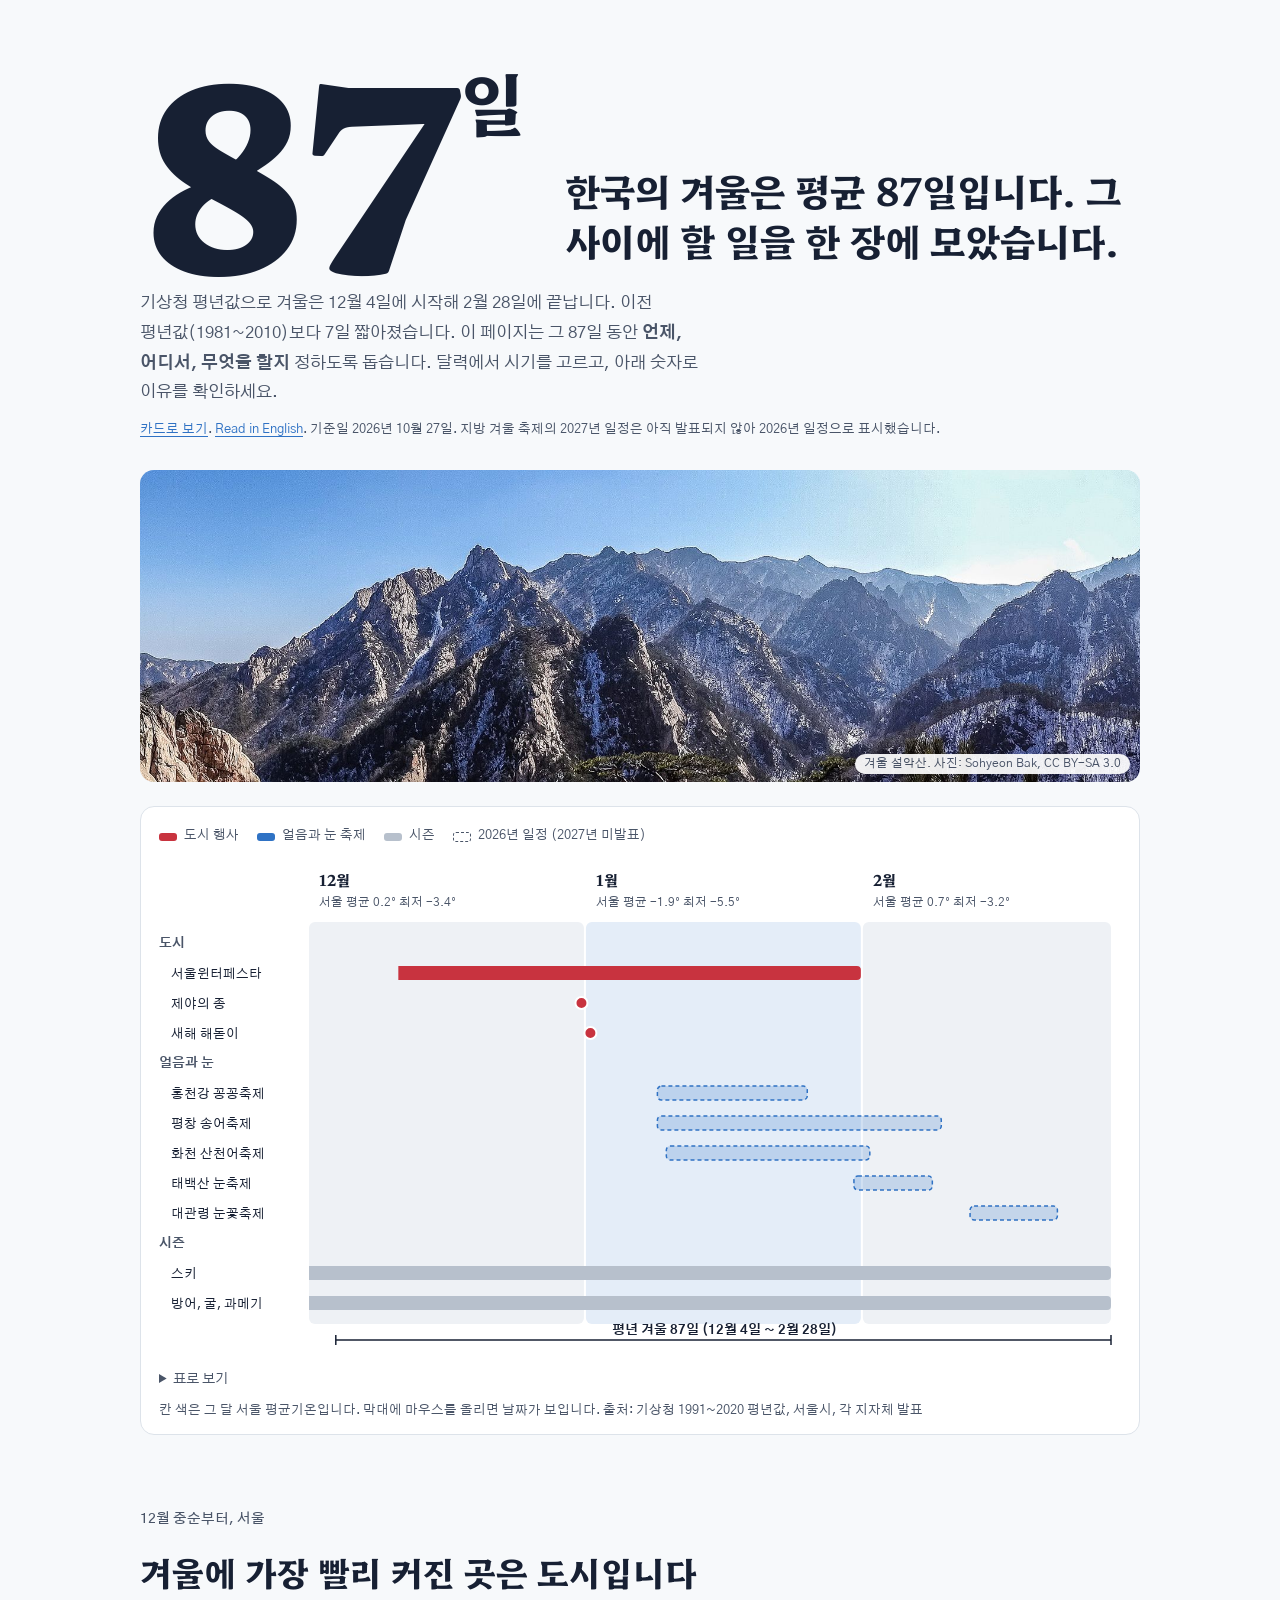
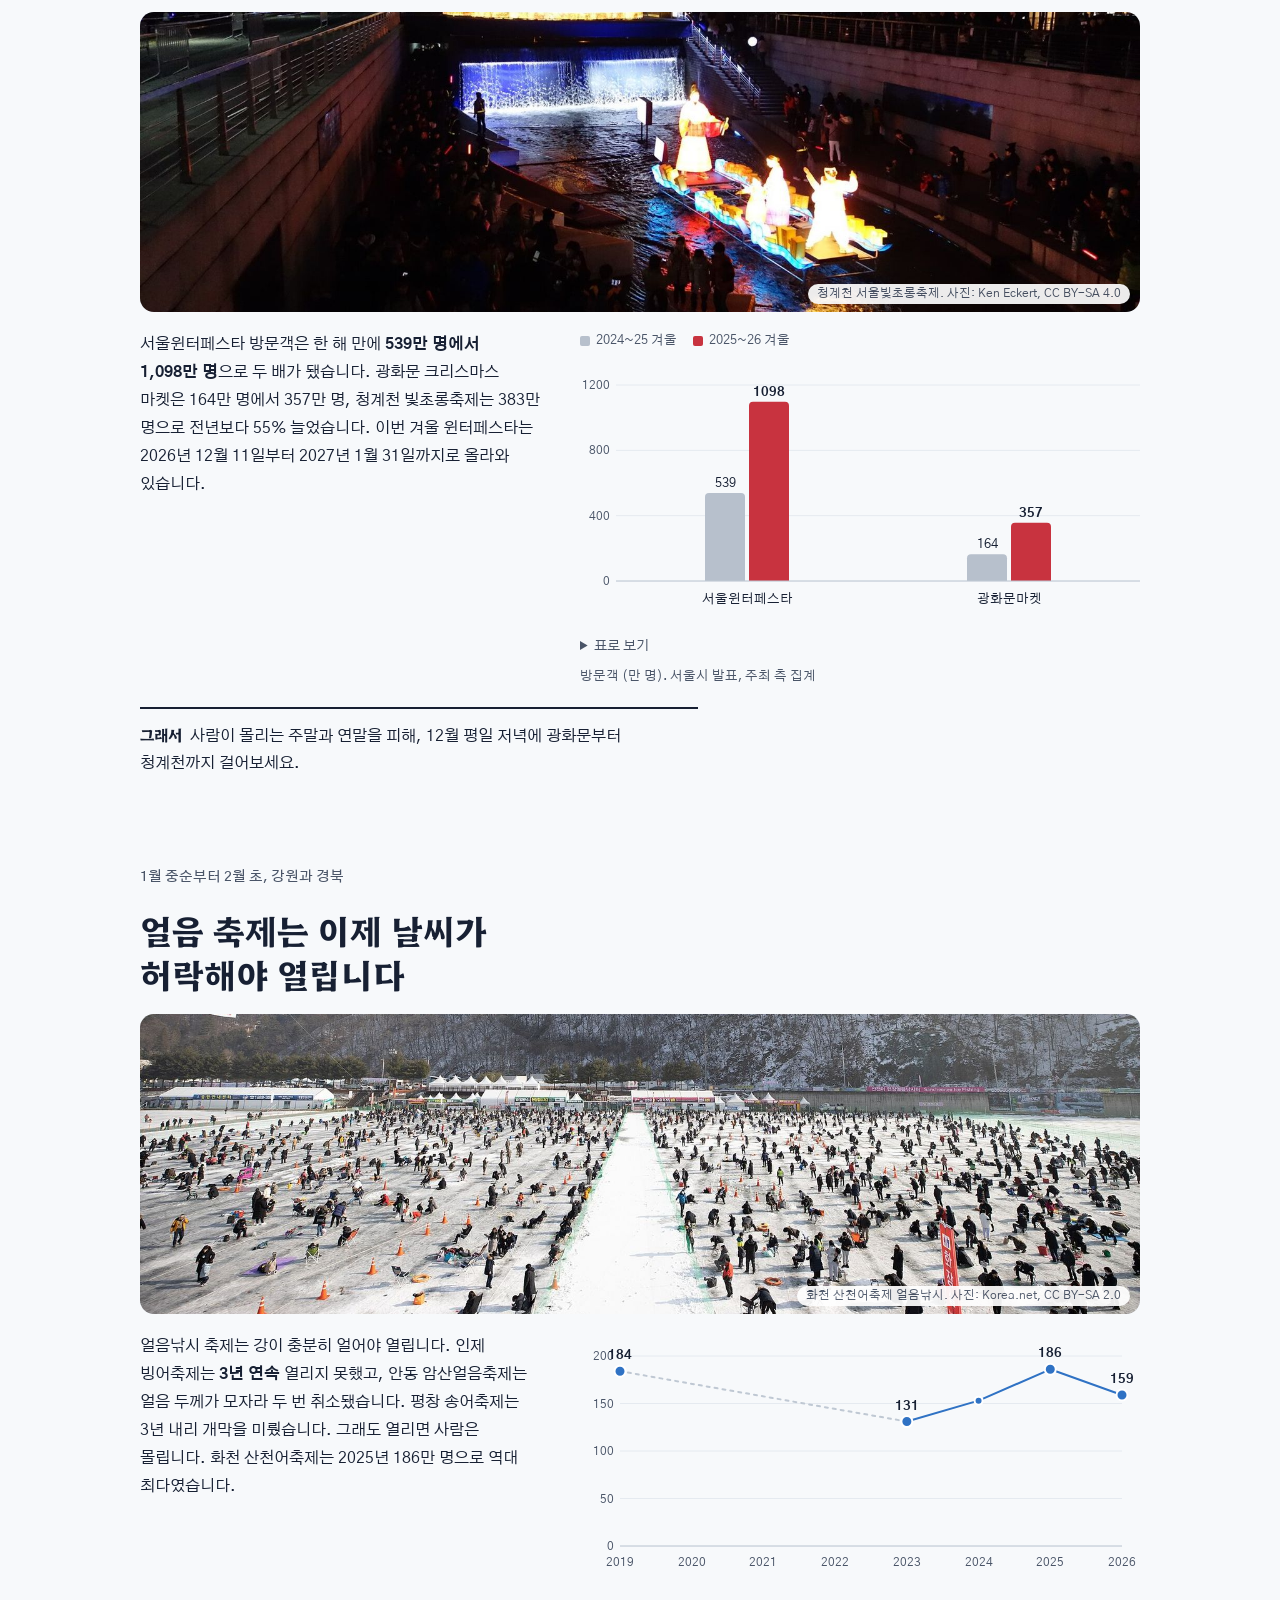
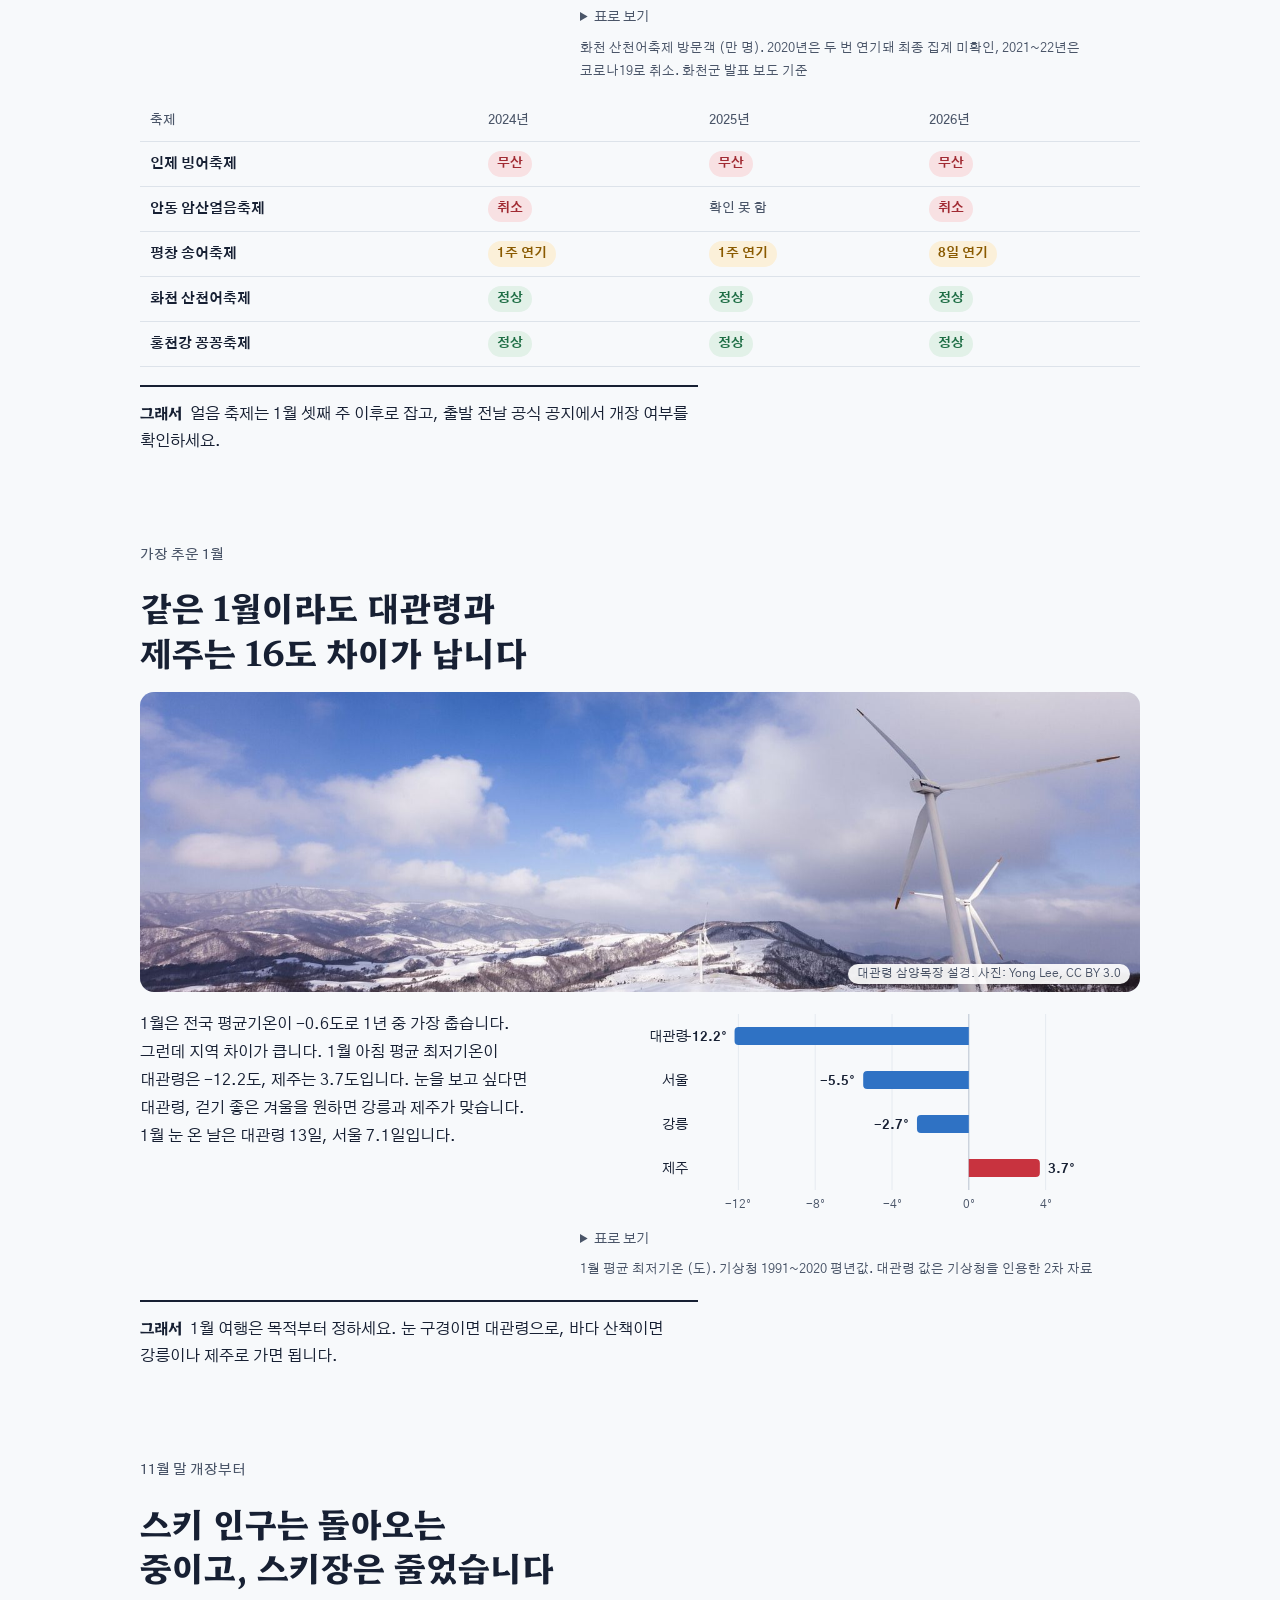
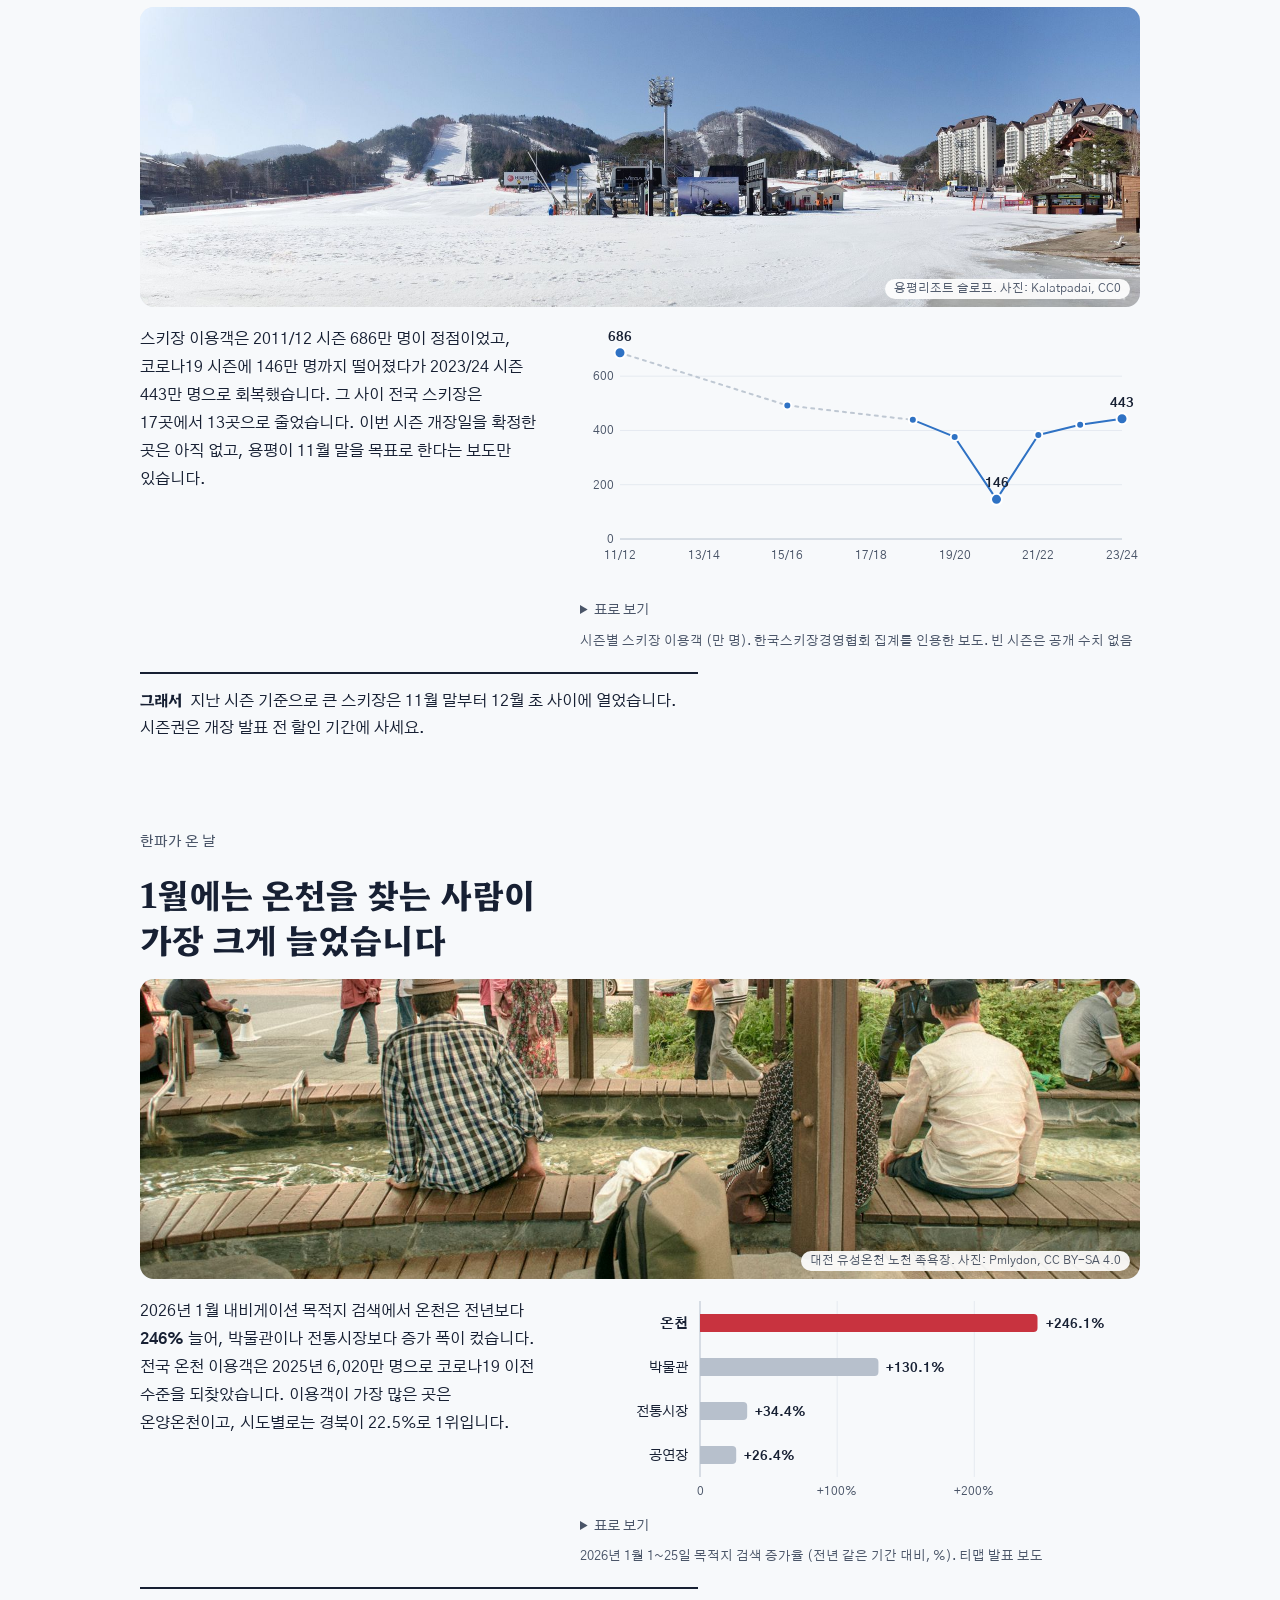
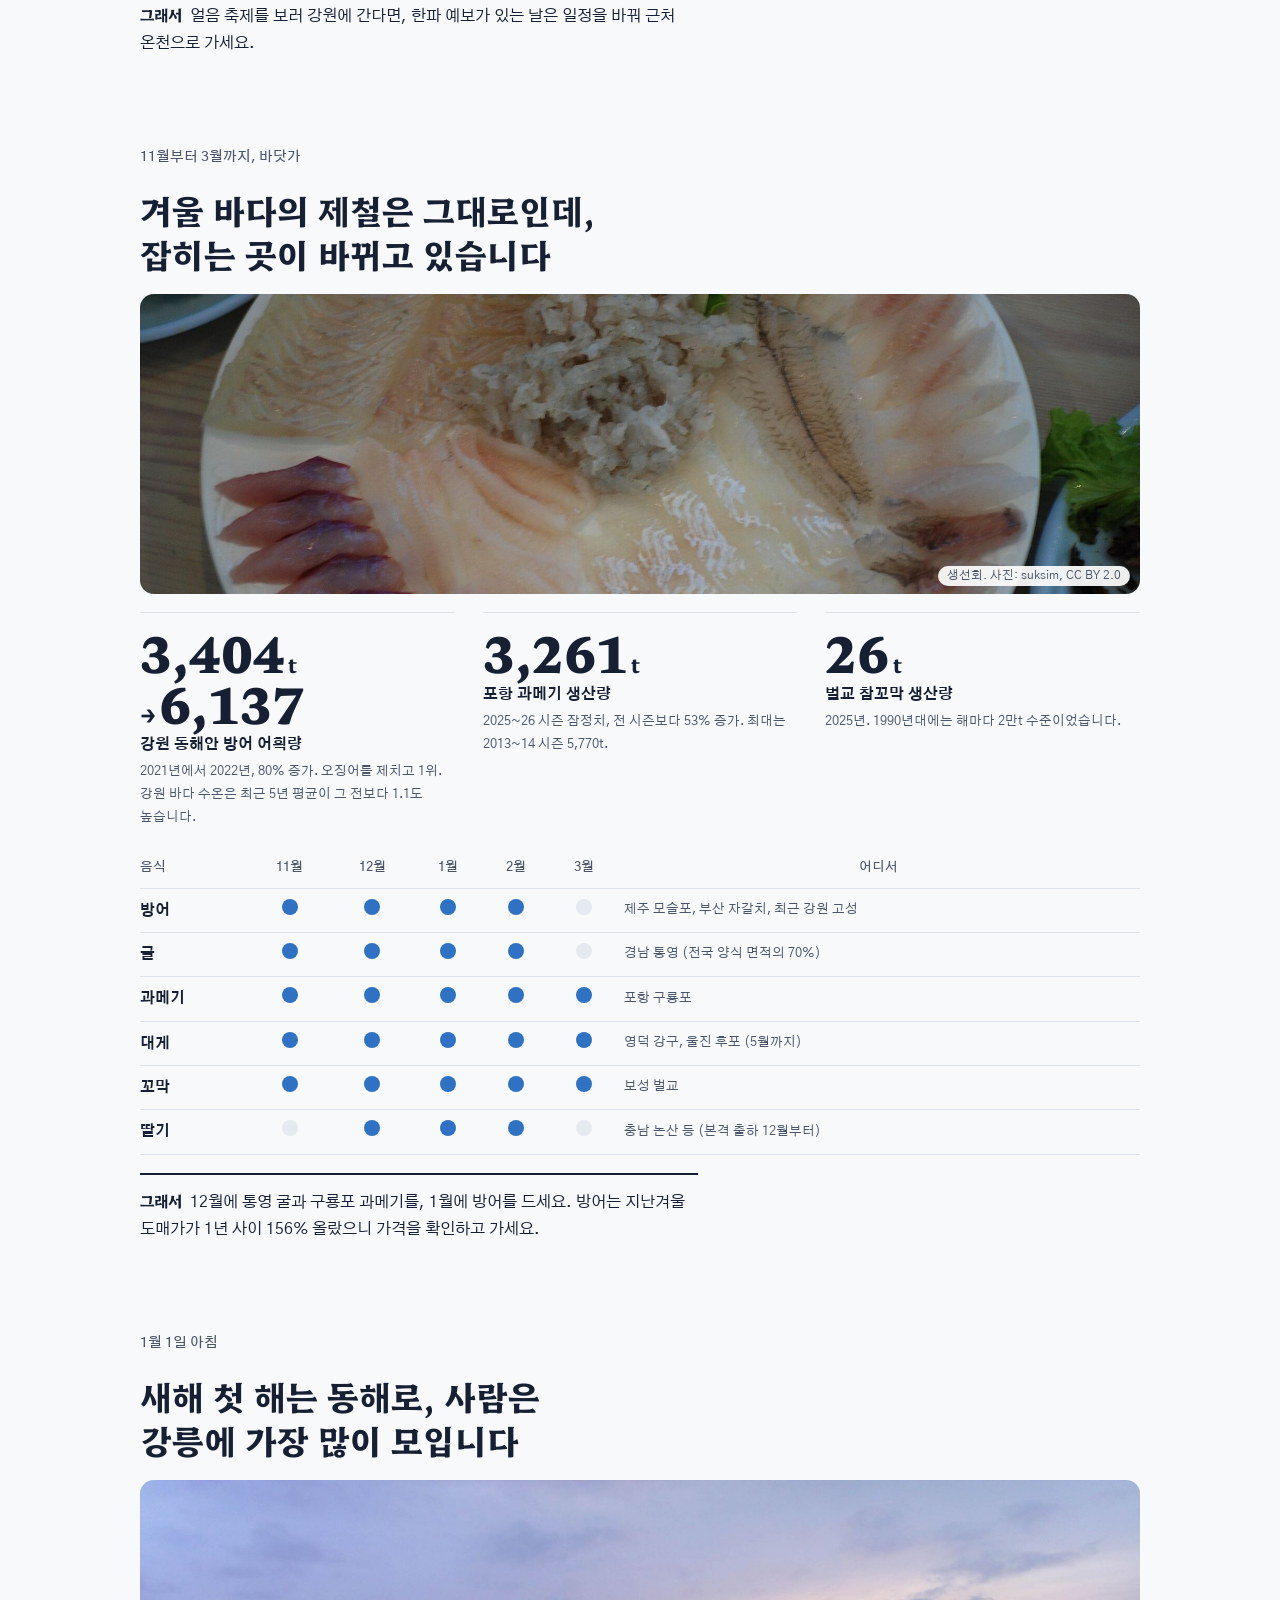
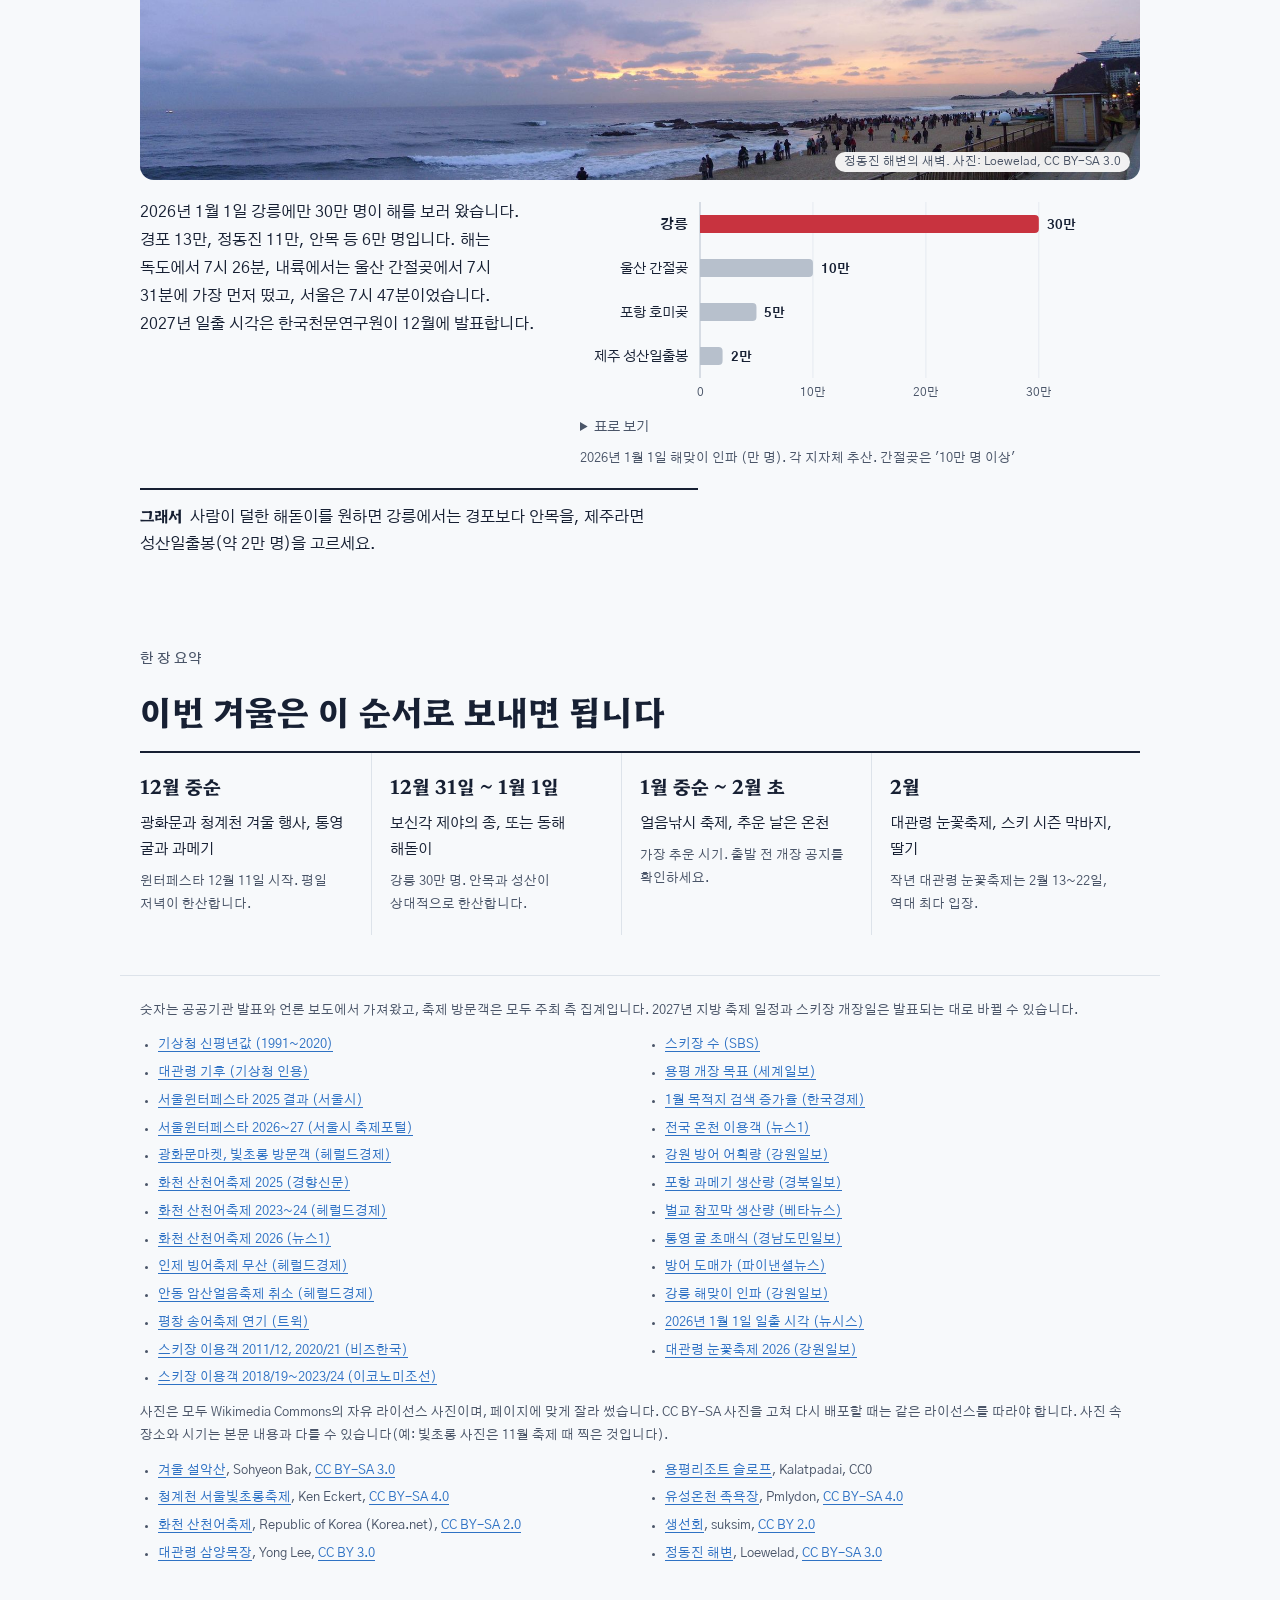
<file: korea-winter/long-ko.html>
<!doctype html>
<html lang="ko">
<meta charset="utf-8">
<meta name="viewport" content="width=device-width, initial-scale=1, viewport-fit=cover">
<title>한국의 겨울 87일</title>
<meta name="description" content="한국의 겨울 87일 동안 언제, 어디서, 무엇을 할지 통계로 고르는 안내. 축제, 스키, 온천, 제철 해산물, 해돋이.">
<link rel="canonical" href="https://www.wspace.ai.kr/korea-winter/long-ko.html">
<link rel="alternate" hreflang="en" href="https://www.wspace.ai.kr/korea-winter/long.html">
<link rel="alternate" hreflang="ko" href="https://www.wspace.ai.kr/korea-winter/long-ko.html">
<meta property="og:type" content="article">
<meta property="og:title" content="한국의 겨울 87일">
<meta property="og:description" content="한국의 겨울 87일 동안 언제, 어디서, 무엇을 할지 통계로 고르는 안내. 축제, 스키, 온천, 제철 해산물, 해돋이.">
<meta property="og:url" content="https://www.wspace.ai.kr/korea-winter/ko.html">
<meta property="og:image" content="https://www.wspace.ai.kr/korea-winter/photos/hero.jpg">
<script async src="https://www.googletagmanager.com/gtag/js?id=G-43L9WRDB2N"></script>
<script>window.dataLayer=window.dataLayer||[];function gtag(){dataLayer.push(arguments);}gtag('js',new Date());gtag('config','G-43L9WRDB2N',{anonymize_ip:true});</script>

<meta name="claude:viewport-fit-sides" content="cover">
<link rel="preconnect" href="https://fonts.googleapis.com">
<link rel="preconnect" href="https://fonts.gstatic.com" crossorigin>
<link rel="stylesheet" href="https://fonts.googleapis.com/css2?family=Hahmlet:wght@400;700;900&family=Gothic+A1:wght@400;500;700&display=swap">
<style>
/* Layout: an almanac. One big number (87 days) opens, then a Dec–Feb calendar is the spine; every later section answers "when / where / why now" with one chart and one line of advice. Left-aligned, single reading column, charts allowed wider. Cold blue = ice and snow, camellia red = city and warmth. */
:root{
  --snow:#F7F9FB; --paper:#FFFFFF; --ink:#172033; --ink-2:#4A5568; --hair:#DDE3EA;
  --cold:#2F72C4; --warm:#C8333F; --cold-wash:#E4EDF8; --warm-wash:#F9E7E9;
  --grid:#E5EAF0; --axis:#BFC8D3; --mute:#B7C0CC; --neutral:#EEF1F5;
  --ok:#1E6E45; --ok-bg:#E2F1E8; --late:#8A5A00; --late-bg:#FBF0D9; --off:#A12B33; --off-bg:#F8E1E3;
  --f-disp:"Hahmlet","Nanum Myeongjo","AppleMyungjo",serif;
  --f-body:"Gothic A1","Apple SD Gothic Neo","Malgun Gothic",system-ui,sans-serif;
}
@media (prefers-color-scheme: dark){:root:not([data-theme="light"]){
  --snow:#0F1524; --paper:#141B2B; --ink:#E8ECF3; --ink-2:#A8B3C4; --hair:#263049;
  --cold:#4F8FD8; --warm:#E0565F; --cold-wash:#18263F; --warm-wash:#3A1B22;
  --grid:#1F2840; --axis:#34405A; --mute:#4A5670; --neutral:#222B40;
  --ok:#73C99A; --ok-bg:#12301F; --late:#E5B75F; --late-bg:#372A10; --off:#EE8C8F; --off-bg:#3A1A1E; color-scheme:dark;}}
:root[data-theme="dark"]{
  --snow:#0F1524; --paper:#141B2B; --ink:#E8ECF3; --ink-2:#A8B3C4; --hair:#263049;
  --cold:#4F8FD8; --warm:#E0565F; --cold-wash:#18263F; --warm-wash:#3A1B22;
  --grid:#1F2840; --axis:#34405A; --mute:#4A5670; --neutral:#222B40;
  --ok:#73C99A; --ok-bg:#12301F; --late:#E5B75F; --late-bg:#372A10; --off:#EE8C8F; --off-bg:#3A1A1E; color-scheme:dark;}
*{box-sizing:border-box}
body{background:var(--snow);color:var(--ink);font-family:var(--f-body);font-size:16px;line-height:1.75;word-break:keep-all;overflow-wrap:break-word}
a{color:var(--cold);text-underline-offset:3px}
a:focus-visible,button:focus-visible,summary:focus-visible,[tabindex]:focus-visible{outline:2px solid var(--cold);outline-offset:2px;border-radius:4px}
.wrap{max-width:1040px;margin:0 auto;padding-left:max(20px,env(safe-area-inset-left,0px));padding-right:max(20px,env(safe-area-inset-right,0px))}
h1,h2,h3{font-family:var(--f-disp);margin:0;text-wrap:balance;line-height:1.3}
p{margin:0}
.num{font-variant-numeric:tabular-nums}

/* hero */
.hero{padding-block:56px 24px;display:grid;grid-template-columns:auto 1fr;gap:12px 40px;align-items:end}
.big{font-family:var(--f-disp);font-weight:900;font-size:clamp(120px,22vw,250px);line-height:.8;letter-spacing:-.04em;color:var(--ink);display:flex;align-items:flex-start}
.big small{font-size:.28em;font-weight:700;letter-spacing:0;margin-top:.12em;margin-left:.06em}
.hero h1{font-size:clamp(26px,3.4vw,38px);font-weight:700;max-width:22ch}
.hero .lead{grid-column:1 / -1;font-size:17px;color:var(--ink-2);max-width:62ch;margin-top:12px}
.asof{grid-column:1 / -1;font-size:13px;color:var(--ink-2)}

/* almanac */
.almanac{margin-top:8px;background:var(--paper);border:1px solid var(--hair);border-radius:14px;padding:18px 18px 12px;position:relative}
.alm-legend{display:flex;flex-wrap:wrap;gap:8px 18px;font-size:13px;color:var(--ink-2);margin-bottom:8px}
.alm-legend span{display:inline-flex;align-items:center;gap:7px}
.key{width:18px;height:8px;border-radius:3px;display:inline-block}
.key.dash{background:transparent;border:1.5px dashed var(--ink-2);height:10px}
.scroll{overflow-x:auto;-webkit-overflow-scrolling:touch}
.scroll svg{display:block;width:100%}
.almanac .plot{overflow:visible}
svg text{font-family:var(--f-body)}
.hit{cursor:default}
@media (prefers-reduced-motion:no-preference){
  .grow{transform-box:fill-box;transform-origin:left center;animation:grow .7s cubic-bezier(.2,.7,.2,1) both}
  @keyframes grow{from{transform:scaleX(0)}to{transform:scaleX(1)}}
}
.tip{position:absolute;pointer-events:none;background:var(--ink);color:var(--snow);border-radius:8px;padding:8px 11px;font-size:13px;line-height:1.45;max-width:260px;z-index:5;box-shadow:0 6px 18px rgba(0,0,0,.18)}
.tip strong{display:block;font-size:14px}
details.tv{font-size:13.5px;margin-top:6px}
details.tv summary{cursor:pointer;color:var(--ink-2);width:max-content}
details.tv table{border-collapse:collapse;margin-top:8px;font-size:13.5px;width:100%}
details.tv th,details.tv td{border-top:1px solid var(--hair);padding:6px 10px;text-align:left}
details.tv td+td{font-variant-numeric:tabular-nums}

/* sections */
main{display:grid;gap:88px;padding-block:72px 40px}
section{display:grid;gap:18px;min-width:0;scroll-margin-top:24px}
.kicker{font-size:14px;color:var(--ink-2);font-weight:500}
h2{font-size:clamp(26px,3.2vw,34px);font-weight:700;max-width:24ch}
.body{max-width:62ch;color:var(--ink)}
.body b{font-weight:700}
.split{display:grid;grid-template-columns:minmax(0,5fr) minmax(0,7fr);gap:40px;align-items:start}
.split > *{min-width:0}
figure{margin:0;display:grid;gap:8px;min-width:0;position:relative}
figcaption{font-size:13px;color:var(--ink-2)}
.plot{position:relative;min-width:0}
.plot svg{display:block;width:100%;overflow:visible}
.legend{display:flex;gap:16px;font-size:13px;color:var(--ink-2)}
.legend span{display:inline-flex;gap:6px;align-items:center}
.legend i{width:10px;height:10px;border-radius:2px;display:inline-block}
.do{font-size:15.5px;border-top:2px solid var(--ink);padding-top:12px;max-width:62ch}
.do b{font-family:var(--f-disp);font-weight:700;margin-right:8px}

/* status grid */
.status{border-collapse:separate;border-spacing:0;width:100%;font-size:14px}
.status th,.status td{padding:9px 10px;border-bottom:1px solid var(--hair);text-align:left;vertical-align:middle}
.status thead th{font-size:12.5px;color:var(--ink-2);font-weight:500}
.status td.n{font-weight:700}
.st{display:inline-block;font-size:12.5px;font-weight:700;padding:2px 9px;border-radius:999px;white-space:nowrap}
.st.ok{background:var(--ok-bg);color:var(--ok)}
.st.late{background:var(--late-bg);color:var(--late)}
.st.off{background:var(--off-bg);color:var(--off)}
.st.na{color:var(--ink-2);font-weight:500;padding-left:0}

/* figures */
.figs{display:grid;grid-template-columns:repeat(3,minmax(0,1fr));gap:28px}
.fig{display:grid;gap:4px;align-content:start;border-top:1px solid var(--hair);padding-top:14px}
.fig .v{font-family:var(--f-disp);font-weight:900;font-size:clamp(34px,4.4vw,48px);line-height:1.05}
.fig .v span{font-size:.45em;font-weight:700;margin:0 .15em}
.fig .l{font-size:14.5px;font-weight:700}
.fig .s{font-size:13px;color:var(--ink-2)}

/* food calendar */
.food{width:100%;border-collapse:collapse;font-size:14.5px}
.food th,.food td{padding:9px 6px;border-bottom:1px solid var(--hair);text-align:center}
.food th:first-child,.food td:first-child{text-align:left;padding-left:0}
.food td:last-child{text-align:left;color:var(--ink-2);font-size:13px}
.food thead th{font-size:12.5px;color:var(--ink-2);font-weight:500}
.food .m{display:inline-block;width:16px;height:16px;border-radius:50%;background:var(--grid)}
.food .m.on{background:var(--cold)}
.food td.name{font-weight:700}

/* plan */
.plan{list-style:none;margin:0;padding:0;display:grid;grid-template-columns:repeat(4,minmax(0,1fr));gap:0;border-top:2px solid var(--ink)}
.plan li{padding:16px 18px 18px 0;display:grid;gap:8px;align-content:start;border-right:1px solid var(--hair);margin-right:18px}
.plan li:last-child{border-right:0;margin-right:0}
.plan .when{font-family:var(--f-disp);font-weight:700;font-size:19px}
.plan .what{font-size:15px}
.plan .why{font-size:13px;color:var(--ink-2)}
.sources{font-size:13px;color:var(--ink-2);columns:2;column-gap:32px;padding-left:18px;margin:0}
.sources li{break-inside:avoid;margin-bottom:5px}
footer{padding-block:24px 56px;font-size:13px;color:var(--ink-2);border-top:1px solid var(--hair);display:grid;gap:12px}


/* scene slots: an illustration now, a licensed photo later (same box) */
.shot{margin:0;position:relative;border-radius:14px;overflow:hidden;aspect-ratio:10/3;background:var(--cold-wash);max-width:100%}
.shot svg,.shot img{display:block;width:100%;height:100%;object-fit:cover}
.shot .credit{position:absolute;right:10px;bottom:8px;font-size:11.5px;line-height:1.4;background:var(--paper);color:var(--ink-2);padding:2px 9px;border-radius:999px;opacity:.92;max-width:80%}
.shot img{position:absolute;inset:0}
.shot .credit a{color:inherit;text-decoration:none}
.shot .credit a:hover{text-decoration:underline}
.hero .shot{grid-column:1 / -1;aspect-ratio:16/5;margin-top:16px}
@media (max-width:640px){ .shot{aspect-ratio:16/7} .hero .shot{aspect-ratio:16/8} .shot .credit{font-size:10px;padding:1px 7px;right:6px;bottom:6px;max-width:94%;border-radius:6px} }
@media (max-width:860px){ .split{grid-template-columns:1fr;gap:20px} .plan{grid-template-columns:1fr 1fr} .plan li:nth-child(2){border-right:0;margin-right:0} .plan li:nth-child(n+3){border-top:1px solid var(--hair)} }
@media (max-width:640px){ .hero{grid-template-columns:1fr} .figs{grid-template-columns:1fr} .plan{grid-template-columns:1fr} .plan li{border-right:0;margin-right:0;border-top:1px solid var(--hair)} .plan li:first-child{border-top:0} .sources{columns:1} .almanac{padding:14px 10px 10px} }
</style>

<header class="wrap hero">
  <div class="big num" aria-label="87일">87<small>일</small></div>
  <h1>한국의 겨울은 평균 87일입니다. 그 사이에 할 일을 한 장에 모았습니다.</h1>
  <p class="lead">기상청 평년값으로 겨울은 12월 4일에 시작해 2월 28일에 끝납니다. 이전 평년값(1981~2010)보다 7일 짧아졌습니다. 이 페이지는 그 87일 동안 <b>언제, 어디서, 무엇을 할지</b> 정하도록 돕습니다. 달력에서 시기를 고르고, 아래 숫자로 이유를 확인하세요.</p>
  <p class="asof"><a href="ko.html">카드로 보기</a>. <a href="long.html" lang="en" hreflang="en">Read in English</a>. 기준일 2026년 10월 27일. 지방 겨울 축제의 2027년 일정은 아직 발표되지 않아 2026년 일정으로 표시했습니다.</p>
  <figure class="shot" data-scene="hero"></figure>
</header>

<div class="wrap">
  <figure class="almanac" id="almanac" style="margin:0">
    <div class="alm-legend" aria-hidden="true">
      <span><i class="key" style="background:var(--warm)"></i>도시 행사</span>
      <span><i class="key" style="background:var(--cold)"></i>얼음과 눈 축제</span>
      <span><i class="key" style="background:var(--mute)"></i>시즌</span>
      <span><i class="key dash"></i>2026년 일정 (2027년 미발표)</span>
    </div>
    <div class="plot"></div>
    <figcaption>칸 색은 그 달 서울 평균기온입니다. 막대에 마우스를 올리면 날짜가 보입니다. 출처: 기상청 1991~2020 평년값, 서울시, 각 지자체 발표</figcaption>
  </figure>
</div>

<main class="wrap">

<section id="city">
  <p class="kicker">12월 중순부터, 서울</p>
  <h2>겨울에 가장 빨리 커진 곳은 도시입니다</h2>
  <figure class="shot" data-scene="city"></figure>
  <div class="split">
    <div class="body">
      <p>서울윈터페스타 방문객은 한 해 만에 <b>539만 명에서 1,098만 명</b>으로 두 배가 됐습니다. 광화문 크리스마스 마켓은 164만 명에서 357만 명, 청계천 빛초롱축제는 383만 명으로 전년보다 55% 늘었습니다. 이번 겨울 윈터페스타는 2026년 12월 11일부터 2027년 1월 31일까지로 올라와 있습니다.</p>
    </div>
    <figure id="ch-city">
      <div class="legend" aria-hidden="true"><span><i style="background:var(--mute)"></i>2024~25 겨울</span><span><i style="background:var(--warm)"></i>2025~26 겨울</span></div>
      <div class="plot"></div>
      <figcaption>방문객 (만 명). 서울시 발표, 주최 측 집계</figcaption>
    </figure>
  </div>
  <p class="do"><b>그래서</b>사람이 몰리는 주말과 연말을 피해, 12월 평일 저녁에 광화문부터 청계천까지 걸어보세요.</p>
</section>

<section id="ice">
  <p class="kicker">1월 중순부터 2월 초, 강원과 경북</p>
  <h2>얼음 축제는 이제 날씨가 허락해야 열립니다</h2>
  <figure class="shot" data-scene="ice"></figure>
  <div class="split">
    <div class="body">
      <p>얼음낚시 축제는 강이 충분히 얼어야 열립니다. 인제 빙어축제는 <b>3년 연속</b> 열리지 못했고, 안동 암산얼음축제는 얼음 두께가 모자라 두 번 취소됐습니다. 평창 송어축제는 3년 내리 개막을 미뤘습니다. 그래도 열리면 사람은 몰립니다. 화천 산천어축제는 2025년 186만 명으로 역대 최다였습니다.</p>
    </div>
    <figure id="ch-hwacheon">
      <div class="plot"></div>
      <figcaption>화천 산천어축제 방문객 (만 명). 2020년은 두 번 연기돼 최종 집계 미확인, 2021~22년은 코로나19로 취소. 화천군 발표 보도 기준</figcaption>
    </figure>
  </div>
  <div class="scroll">
    <table class="status" style="min-width:520px">
      <thead><tr><th>축제</th><th>2024년</th><th>2025년</th><th>2026년</th></tr></thead>
      <tbody>
        <tr><td class="n">인제 빙어축제</td><td><span class="st off">무산</span></td><td><span class="st off">무산</span></td><td><span class="st off">무산</span></td></tr>
        <tr><td class="n">안동 암산얼음축제</td><td><span class="st off">취소</span></td><td><span class="st na">확인 못 함</span></td><td><span class="st off">취소</span></td></tr>
        <tr><td class="n">평창 송어축제</td><td><span class="st late">1주 연기</span></td><td><span class="st late">1주 연기</span></td><td><span class="st late">8일 연기</span></td></tr>
        <tr><td class="n">화천 산천어축제</td><td><span class="st ok">정상</span></td><td><span class="st ok">정상</span></td><td><span class="st ok">정상</span></td></tr>
        <tr><td class="n">홍천강 꽁꽁축제</td><td><span class="st ok">정상</span></td><td><span class="st ok">정상</span></td><td><span class="st ok">정상</span></td></tr>
      </tbody>
    </table>
  </div>
  <p class="do"><b>그래서</b>얼음 축제는 1월 셋째 주 이후로 잡고, 출발 전날 공식 공지에서 개장 여부를 확인하세요.</p>
</section>

<section id="cold">
  <p class="kicker">가장 추운 1월</p>
  <h2>같은 1월이라도 대관령과 제주는 16도 차이가 납니다</h2>
  <figure class="shot" data-scene="cold"></figure>
  <div class="split">
    <div class="body">
      <p>1월은 전국 평균기온이 -0.6도로 1년 중 가장 춥습니다. 그런데 지역 차이가 큽니다. 1월 아침 평균 최저기온이 대관령은 -12.2도, 제주는 3.7도입니다. 눈을 보고 싶다면 대관령, 걷기 좋은 겨울을 원하면 강릉과 제주가 맞습니다. 1월 눈 온 날은 대관령 13일, 서울 7.1일입니다.</p>
    </div>
    <figure id="ch-cold">
      <div class="plot"></div>
      <figcaption>1월 평균 최저기온 (도). 기상청 1991~2020 평년값. 대관령 값은 기상청을 인용한 2차 자료</figcaption>
    </figure>
  </div>
  <p class="do"><b>그래서</b>1월 여행은 목적부터 정하세요. 눈 구경이면 대관령으로, 바다 산책이면 강릉이나 제주로 가면 됩니다.</p>
</section>

<section id="ski">
  <p class="kicker">11월 말 개장부터</p>
  <h2>스키 인구는 돌아오는 중이고, 스키장은 줄었습니다</h2>
  <figure class="shot" data-scene="ski"></figure>
  <div class="split">
    <div class="body">
      <p>스키장 이용객은 2011/12 시즌 686만 명이 정점이었고, 코로나19 시즌에 146만 명까지 떨어졌다가 2023/24 시즌 443만 명으로 회복했습니다. 그 사이 전국 스키장은 17곳에서 13곳으로 줄었습니다. 이번 시즌 개장일을 확정한 곳은 아직 없고, 용평이 11월 말을 목표로 한다는 보도만 있습니다.</p>
    </div>
    <figure id="ch-ski">
      <div class="plot"></div>
      <figcaption>시즌별 스키장 이용객 (만 명). 한국스키장경영협회 집계를 인용한 보도. 빈 시즌은 공개 수치 없음</figcaption>
    </figure>
  </div>
  <p class="do"><b>그래서</b>지난 시즌 기준으로 큰 스키장은 11월 말부터 12월 초 사이에 열었습니다. 시즌권은 개장 발표 전 할인 기간에 사세요.</p>
</section>

<section id="warm">
  <p class="kicker">한파가 온 날</p>
  <h2>1월에는 온천을 찾는 사람이 가장 크게 늘었습니다</h2>
  <figure class="shot" data-scene="warm"></figure>
  <div class="split">
    <div class="body">
      <p>2026년 1월 내비게이션 목적지 검색에서 온천은 전년보다 <b>246%</b> 늘어, 박물관이나 전통시장보다 증가 폭이 컸습니다. 전국 온천 이용객은 2025년 6,020만 명으로 코로나19 이전 수준을 되찾았습니다. 이용객이 가장 많은 곳은 온양온천이고, 시도별로는 경북이 22.5%로 1위입니다.</p>
    </div>
    <figure id="ch-warm">
      <div class="plot"></div>
      <figcaption>2026년 1월 1~25일 목적지 검색 증가율 (전년 같은 기간 대비, %). 티맵 발표 보도</figcaption>
    </figure>
  </div>
  <p class="do"><b>그래서</b>얼음 축제를 보러 강원에 간다면, 한파 예보가 있는 날은 일정을 바꿔 근처 온천으로 가세요.</p>
</section>

<section id="sea">
  <p class="kicker">11월부터 3월까지, 바닷가</p>
  <h2>겨울 바다의 제철은 그대로인데, 잡히는 곳이 바뀌고 있습니다</h2>
  <figure class="shot" data-scene="sea"></figure>
  <div class="figs">
    <div class="fig"><span class="v num">3,404<span>t →</span>6,137</span><span class="l">강원 동해안 방어 어획량</span><span class="s">2021년에서 2022년, 80% 증가. 오징어를 제치고 1위. 강원 바다 수온은 최근 5년 평균이 그 전보다 1.1도 높습니다.</span></div>
    <div class="fig"><span class="v num">3,261<span>t</span></span><span class="l">포항 과메기 생산량</span><span class="s">2025~26 시즌 잠정치, 전 시즌보다 53% 증가. 최대는 2013~14 시즌 5,770t.</span></div>
    <div class="fig"><span class="v num">26<span>t</span></span><span class="l">벌교 참꼬막 생산량</span><span class="s">2025년. 1990년대에는 해마다 2만t 수준이었습니다.</span></div>
  </div>
  <div class="scroll">
    <table class="food" style="min-width:560px">
      <thead><tr><th>음식</th><th>11월</th><th>12월</th><th>1월</th><th>2월</th><th>3월</th><th>어디서</th></tr></thead>
      <tbody>
        <tr><td class="name">방어</td><td><i class="m on"></i></td><td><i class="m on"></i></td><td><i class="m on"></i></td><td><i class="m on"></i></td><td><i class="m"></i></td><td>제주 모슬포, 부산 자갈치, 최근 강원 고성</td></tr>
        <tr><td class="name">굴</td><td><i class="m on"></i></td><td><i class="m on"></i></td><td><i class="m on"></i></td><td><i class="m on"></i></td><td><i class="m"></i></td><td>경남 통영 (전국 양식 면적의 70%)</td></tr>
        <tr><td class="name">과메기</td><td><i class="m on"></i></td><td><i class="m on"></i></td><td><i class="m on"></i></td><td><i class="m on"></i></td><td><i class="m on"></i></td><td>포항 구룡포</td></tr>
        <tr><td class="name">대게</td><td><i class="m on"></i></td><td><i class="m on"></i></td><td><i class="m on"></i></td><td><i class="m on"></i></td><td><i class="m on"></i></td><td>영덕 강구, 울진 후포 (5월까지)</td></tr>
        <tr><td class="name">꼬막</td><td><i class="m on"></i></td><td><i class="m on"></i></td><td><i class="m on"></i></td><td><i class="m on"></i></td><td><i class="m on"></i></td><td>보성 벌교</td></tr>
        <tr><td class="name">딸기</td><td><i class="m"></i></td><td><i class="m on"></i></td><td><i class="m on"></i></td><td><i class="m on"></i></td><td><i class="m"></i></td><td>충남 논산 등 (본격 출하 12월부터)</td></tr>
      </tbody>
    </table>
  </div>
  <p class="do"><b>그래서</b>12월에 통영 굴과 구룡포 과메기를, 1월에 방어를 드세요. 방어는 지난겨울 도매가가 1년 사이 156% 올랐으니 가격을 확인하고 가세요.</p>
</section>

<section id="sunrise">
  <p class="kicker">1월 1일 아침</p>
  <h2>새해 첫 해는 동해로, 사람은 강릉에 가장 많이 모입니다</h2>
  <figure class="shot" data-scene="sunrise"></figure>
  <div class="split">
    <div class="body">
      <p>2026년 1월 1일 강릉에만 30만 명이 해를 보러 왔습니다. 경포 13만, 정동진 11만, 안목 등 6만 명입니다. 해는 독도에서 7시 26분, 내륙에서는 울산 간절곶에서 7시 31분에 가장 먼저 떴고, 서울은 7시 47분이었습니다. 2027년 일출 시각은 한국천문연구원이 12월에 발표합니다.</p>
    </div>
    <figure id="ch-sun">
      <div class="plot"></div>
      <figcaption>2026년 1월 1일 해맞이 인파 (만 명). 각 지자체 추산. 간절곶은 '10만 명 이상'</figcaption>
    </figure>
  </div>
  <p class="do"><b>그래서</b>사람이 덜한 해돋이를 원하면 강릉에서는 경포보다 안목을, 제주라면 성산일출봉(약 2만 명)을 고르세요.</p>
</section>

<section id="plan">
  <p class="kicker">한 장 요약</p>
  <h2>이번 겨울은 이 순서로 보내면 됩니다</h2>
  <ol class="plan">
    <li><span class="when">12월 중순</span><span class="what">광화문과 청계천 겨울 행사, 통영 굴과 과메기</span><span class="why">윈터페스타 12월 11일 시작. 평일 저녁이 한산합니다.</span></li>
    <li><span class="when">12월 31일 ~ 1월 1일</span><span class="what">보신각 제야의 종, 또는 동해 해돋이</span><span class="why">강릉 30만 명. 안목과 성산이 상대적으로 한산합니다.</span></li>
    <li><span class="when">1월 중순 ~ 2월 초</span><span class="what">얼음낚시 축제, 추운 날은 온천</span><span class="why">가장 추운 시기. 출발 전 개장 공지를 확인하세요.</span></li>
    <li><span class="when">2월</span><span class="what">대관령 눈꽃축제, 스키 시즌 막바지, 딸기</span><span class="why">작년 대관령 눈꽃축제는 2월 13~22일, 역대 최다 입장.</span></li>
  </ol>
</section>

</main>

<footer class="wrap">
  <p>숫자는 공공기관 발표와 언론 보도에서 가져왔고, 축제 방문객은 모두 주최 측 집계입니다. 2027년 지방 축제 일정과 스키장 개장일은 발표되는 대로 바뀔 수 있습니다.</p>
  <ul class="sources">
    <li><a href="https://www.kma.go.kr/kma/flexer/html/press/2021/03/25/ATC202103250932093_863521e7-fd31-4f26-bfce-04a9e14ffb33.hwp.files/Sections1.html" target="_blank" rel="noopener">기상청 신평년값 (1991~2020)</a></li>
    <li><a href="https://en.wikipedia.org/wiki/Daegwallyeong" target="_blank" rel="noopener">대관령 기후 (기상청 인용)</a></li>
    <li><a href="https://news.seoul.go.kr/culture/archives/531388" target="_blank" rel="noopener">서울윈터페스타 2025 결과 (서울시)</a></li>
    <li><a href="https://festival.seoul.go.kr/festival/main/festivalView.do?festacode=373" target="_blank" rel="noopener">서울윈터페스타 2026~27 (서울시 축제포털)</a></li>
    <li><a href="https://www.heraldk.com/article/2026020217104614775" target="_blank" rel="noopener">광화문마켓, 빛초롱 방문객 (헤럴드경제)</a></li>
    <li><a href="https://www.khan.co.kr/article/202502061325001" target="_blank" rel="noopener">화천 산천어축제 2025 (경향신문)</a></li>
    <li><a href="https://www.heraldk.com/article/2026012701000011688" target="_blank" rel="noopener">화천 산천어축제 2023~24 (헤럴드경제)</a></li>
    <li><a href="https://www.news1.kr/local/kangwon/6058039" target="_blank" rel="noopener">화천 산천어축제 2026 (뉴스1)</a></li>
    <li><a href="https://www.heraldk.com/article/2026011201500004716" target="_blank" rel="noopener">인제 빙어축제 무산 (헤럴드경제)</a></li>
    <li><a href="https://www.heraldk.com/article/2026011400400005963" target="_blank" rel="noopener">안동 암산얼음축제 취소 (헤럴드경제)</a></li>
    <li><a href="https://www.twig24.com/news/2026/01/07/20260107500018" target="_blank" rel="noopener">평창 송어축제 연기 (트윅)</a></li>
    <li><a href="https://www.bizhankook.com/bk/article/22870" target="_blank" rel="noopener">스키장 이용객 2011/12, 2020/21 (비즈한국)</a></li>
    <li><a href="https://economychosun.com/site/data/html_dir/2025/01/24/2025012400021.html" target="_blank" rel="noopener">스키장 이용객 2018/19~2023/24 (이코노미조선)</a></li>
    <li><a href="https://news.sbs.co.kr/news/endPage.do?news_id=N1008365893" target="_blank" rel="noopener">스키장 수 (SBS)</a></li>
    <li><a href="https://www.segye.com/newsView/20261022519026" target="_blank" rel="noopener">용평 개장 목표 (세계일보)</a></li>
    <li><a href="https://www.hankyung.com/article/202601274593g" target="_blank" rel="noopener">1월 목적지 검색 증가율 (한국경제)</a></li>
    <li><a href="https://www.news1.kr/local/moi/6230853" target="_blank" rel="noopener">전국 온천 이용객 (뉴스1)</a></li>
    <li><a href="https://kwnews.co.kr/article/202301151539804" target="_blank" rel="noopener">강원 방어 어획량 (강원일보)</a></li>
    <li><a href="https://www.kyongbuk.co.kr/news/articleView.html?idxno=4064885" target="_blank" rel="noopener">포항 과메기 생산량 (경북일보)</a></li>
    <li><a href="https://www.betanews.net/article/view/beta202606290043" target="_blank" rel="noopener">벌교 참꼬막 생산량 (베타뉴스)</a></li>
    <li><a href="https://www.idomin.com/news/articleView.html?idxno=2017792" target="_blank" rel="noopener">통영 굴 초매식 (경남도민일보)</a></li>
    <li><a href="https://www.fnnews.com/news/202512171348255193" target="_blank" rel="noopener">방어 도매가 (파이낸셜뉴스)</a></li>
    <li><a href="https://www.kwnews.co.kr/article/202601012086887" target="_blank" rel="noopener">강릉 해맞이 인파 (강원일보)</a></li>
    <li><a href="https://mobile.newsis.com/view/NISX20251231_0003461896" target="_blank" rel="noopener">2026년 1월 1일 일출 시각 (뉴시스)</a></li>
    <li><a href="https://www.kwnews.co.kr/page/view/2026022314080275369" target="_blank" rel="noopener">대관령 눈꽃축제 2026 (강원일보)</a></li>
  </ul>
  <p>사진은 모두 Wikimedia Commons의 자유 라이선스 사진이며, 페이지에 맞게 잘라 썼습니다. CC BY-SA 사진을 고쳐 다시 배포할 때는 같은 라이선스를 따라야 합니다. 사진 속 장소와 시기는 본문 내용과 다를 수 있습니다(예: 빛초롱 사진은 11월 축제 때 찍은 것입니다).</p>
  <ul class="sources">
    <li><a href="https://commons.wikimedia.org/wiki/File:%EA%B2%A8%EC%9A%B8_%EC%84%A4%EC%95%85%EC%82%B0_%ED%92%8D%EA%B2%BD.jpg" target="_blank" rel="noopener">겨울 설악산</a>, Sohyeon Bak, <a href="https://creativecommons.org/licenses/by-sa/3.0" target="_blank" rel="noopener">CC BY-SA 3.0</a></li>
    <li><a href="https://commons.wikimedia.org/wiki/File:Lantern_Festival_Boaters_at_Cheonggyecheon_Stream.jpg" target="_blank" rel="noopener">청계천 서울빛초롱축제</a>, Ken Eckert, <a href="https://creativecommons.org/licenses/by-sa/4.0" target="_blank" rel="noopener">CC BY-SA 4.0</a></li>
    <li><a href="https://commons.wikimedia.org/wiki/File:Hwacheon_Sancheoneo_Ice_Festival_01_(52620586388).jpg" target="_blank" rel="noopener">화천 산천어축제</a>, Republic of Korea (Korea.net), <a href="https://creativecommons.org/licenses/by-sa/2.0" target="_blank" rel="noopener">CC BY-SA 2.0</a></li>
    <li><a href="https://commons.wikimedia.org/wiki/File:Samyang_Ranch_(129281505).jpeg" target="_blank" rel="noopener">대관령 삼양목장</a>, Yong Lee, <a href="https://creativecommons.org/licenses/by/3.0" target="_blank" rel="noopener">CC BY 3.0</a></li>
    <li><a href="https://commons.wikimedia.org/wiki/File:Ski_slopes_of_YongPyong_Resort,_2013-03-10.jpg" target="_blank" rel="noopener">용평리조트 슬로프</a>, Kalatpadai, CC0</li>
    <li><a href="https://commons.wikimedia.org/wiki/File:People_take_a_foot_bath_at_an_outdoor_public_hot_spring_in_Yuseong-gu,_Daejeon,_Korea.jpg" target="_blank" rel="noopener">유성온천 족욕장</a>, Pmlydon, <a href="https://creativecommons.org/licenses/by-sa/4.0" target="_blank" rel="noopener">CC BY-SA 4.0</a></li>
    <li><a href="https://commons.wikimedia.org/wiki/File:Korean_cuisine-Saengseon_hoe-02.jpg" target="_blank" rel="noopener">생선회</a>, suksim, <a href="https://creativecommons.org/licenses/by/2.0" target="_blank" rel="noopener">CC BY 2.0</a></li>
    <li><a href="https://commons.wikimedia.org/wiki/File:Jeongdongjin_Beach.jpg" target="_blank" rel="noopener">정동진 해변</a>, Loewelad, <a href="https://creativecommons.org/licenses/by-sa/3.0" target="_blank" rel="noopener">CC BY-SA 3.0</a></li>
  </ul>
</footer>

<script>
(function(){
  var NS = 'http://www.w3.org/2000/svg';
  function el(t, a, p){ var e = document.createElementNS(NS, t); for (var k in a) e.setAttribute(k, a[k]); if (p) p.appendChild(e); return e; }
  function tx(p, x, y, s, st, an){ var t = el('text', {x:x, y:y, 'text-anchor':an || 'start', style:st}, p); t.textContent = s; return t; }
  var TXT = 'fill:var(--ink);font-size:13px', SUB = 'fill:var(--ink-2);font-size:12px';

  function tipFor(host){
    var t = document.createElement('div'); t.className = 'tip'; t.hidden = true; host.appendChild(t);
    return {
      show: function(a, b, x, y){
        t.textContent = ''; var s = document.createElement('strong'); s.textContent = a; t.appendChild(s);
        if (b){ var d = document.createElement('span'); d.textContent = b; t.appendChild(d); }
        t.hidden = false; var w = host.clientWidth, tw = t.offsetWidth;
        t.style.left = Math.max(0, Math.min(x + 12, w - tw)) + 'px'; t.style.top = Math.max(0, y - t.offsetHeight - 10) + 'px';
      },
      hide: function(){ t.hidden = true; }
    };
  }
  function bindTip(node, tip, host, a, b, fx, fy){
    function show(e){ var r = host.getBoundingClientRect(); var x = e && e.clientX ? e.clientX - r.left : fx; var y = e && e.clientY ? e.clientY - r.top : fy; tip.show(a, b, x, y); }
    node.addEventListener('pointermove', show); node.addEventListener('focus', show);
    node.addEventListener('pointerleave', tip.hide); node.addEventListener('blur', tip.hide);
  }
  function table(fig, head, rows){
    var d = document.createElement('details'); d.className = 'tv';
    var s = document.createElement('summary'); s.textContent = '표로 보기'; d.appendChild(s);
    var t = document.createElement('table'), tr = document.createElement('tr');
    head.forEach(function(h){ var c = document.createElement('th'); c.textContent = h; tr.appendChild(c); }); t.appendChild(tr);
    rows.forEach(function(r){ var row = document.createElement('tr'); r.forEach(function(v){ var c = document.createElement('td'); c.textContent = v; row.appendChild(c); }); t.appendChild(row); });
    d.appendChild(t); fig.insertBefore(d, fig.querySelector('figcaption'));
  }
  function onSize(node, fn){ fn(); if ('ResizeObserver' in window) new ResizeObserver(fn).observe(node); else window.addEventListener('resize', fn); }
  function bar(x, y, len, h){ var r = Math.min(4, len / 2, h / 2); if (len <= 0) return ''; return 'M'+x+' '+y+'H'+(x+len-r)+'Q'+(x+len)+' '+y+' '+(x+len)+' '+(y+r)+'V'+(y+h-r)+'Q'+(x+len)+' '+(y+h)+' '+(x+len-r)+' '+(y+h)+'H'+x+'Z'; }
  function vbar(x, base, w, h){ var r = Math.min(4, w / 2, h / 2); var y = base - h; if (h <= 0) return ''; return 'M'+x+' '+base+'V'+(y+r)+'Q'+x+' '+y+' '+(x+r)+' '+y+'H'+(x+w-r)+'Q'+(x+w)+' '+y+' '+(x+w)+' '+(y+r)+'V'+base+'Z'; }

  /* ---------- almanac: Dec 1 2026 to Feb 28 2027 ---------- */
  var DAYS = 90;
  function dayOf(md){ var m = +md.slice(0, 2), d = +md.slice(3); return m === 12 ? d - 1 : m === 1 ? 31 + d - 1 : 62 + d - 1; }
  var months = [{name:'12월', s:0, e:31, mean:0.2, min:-3.4}, {name:'1월', s:31, e:62, mean:-1.9, min:-5.5}, {name:'2월', s:62, e:90, mean:0.7, min:-3.2}];
  var groups = [
    {name:'도시', rows:[
      {name:'서울윈터페스타', s:'12-11', e:'01-31', kind:'warm', sure:true, note:'2026.12.11 ~ 2027.1.31 (서울시 축제포털 게시)'},
      {name:'제야의 종', s:'12-31', e:'12-31', kind:'warm', sure:true, dot:true, note:'12월 31일 자정, 보신각'},
      {name:'새해 해돋이', s:'01-01', e:'01-01', kind:'warm', sure:true, dot:true, note:'2026년 독도 7:26, 간절곶 7:31, 서울 7:47'}
    ]},
    {name:'얼음과 눈', rows:[
      {name:'홍천강 꽁꽁축제', s:'01-09', e:'01-25', kind:'cold', note:'2026년 1.9 ~ 1.25, 약 27만 명'},
      {name:'평창 송어축제', s:'01-09', e:'02-09', kind:'cold', note:'2026년 1.9 개막 (결빙 지연으로 연기), 약 25만 명'},
      {name:'화천 산천어축제', s:'01-10', e:'02-01', kind:'cold', note:'2026년 1.10 ~ 2.1, 약 159만 명'},
      {name:'태백산 눈축제', s:'01-31', e:'02-08', kind:'cold', note:'2026년 1.31 ~ 2.8, 약 5만5천 명'},
      {name:'대관령 눈꽃축제', s:'02-13', e:'02-22', kind:'cold', note:'2026년 2.13 ~ 2.22, 유료 입장 약 5만 명'}
    ]},
    {name:'시즌', rows:[
      {name:'스키', s:'12-01', e:'02-28', kind:'mute', sure:true, note:'큰 스키장은 지난 시즌 11.21 ~ 12.5에 개장, 3월까지'},
      {name:'방어, 굴, 과메기', s:'12-01', e:'02-28', kind:'mute', sure:true, note:'11월부터 2월까지 제철'}
    ]}
  ];
  (function(){
    var fig = document.getElementById('almanac'), host = fig.querySelector('.plot'), tip = tipFor(fig);
    var flat = []; groups.forEach(function(g){ g.rows.forEach(function(r){ flat.push([r.name, r.s === r.e ? r.s : r.s + ' ~ ' + r.e, r.note]); }); });
    table(fig, ['항목', '기간 (월-일)', '설명'], flat);
    function draw(){
      var old = host.querySelector('svg'); if (old) old.remove();
      var W = host.clientWidth; if (!W) return; var nw = W < 560;
      var L = nw ? 108 : 150, R = 8, top = nw ? 70 : 64, rowH = 30, gH = 30;
      if (W < L + 120) return; // too narrow mid-layout; ResizeObserver redraws once it has room
      var n = 0; groups.forEach(function(g){ n += g.rows.length; });
      var H = top + groups.length * gH + n * rowH + 36;
      var X = function(d){ return L + d / DAYS * (W - L - R); };
      var svg = el('svg', {viewBox:'0 0 ' + W + ' ' + H, height:H, role:'img', 'aria-label':'2026년 12월부터 2027년 2월까지 겨울 행사와 시즌 달력'});
      host.insertBefore(svg, host.firstChild);
      // month columns tinted by Seoul mean temperature (diverging: below zero cold, above zero neutral-warm)
      months.forEach(function(m){
        var x0 = X(m.s), x1 = X(m.e);
        el('rect', {x:x0, y:top - 6, width:x1 - x0 - 2, height:H - top - 24, rx:6, style:'fill:' + (m.mean < 0 ? 'var(--cold-wash)' : 'var(--neutral)')}, svg);
        tx(svg, x0 + (nw ? 6 : 10), 22, m.name, 'fill:var(--ink);font-size:15px;font-weight:700;font-family:var(--f-disp)');
        if (nw){ tx(svg, x0 + 6, 40, '평균 ' + m.mean + '°', SUB + ';font-size:11px'); tx(svg, x0 + 6, 55, '최저 ' + m.min + '°', SUB + ';font-size:11px'); } else tx(svg, x0 + 10, 42, '서울 평균 ' + m.mean + '° 최저 ' + m.min + '°', SUB + ';font-variant-numeric:tabular-nums');
      });
      // the 87-day winter
      var w0 = X(dayOf('12-04')), w1 = X(DAYS);
      el('line', {x1:w0, x2:w1 - 2, y1:H - 14, y2:H - 14, style:'stroke:var(--ink);stroke-width:1.5'}, svg);
      el('line', {x1:w0, x2:w0, y1:H - 19, y2:H - 9, style:'stroke:var(--ink);stroke-width:1.5'}, svg);
      el('line', {x1:w1 - 2, x2:w1 - 2, y1:H - 19, y2:H - 9, style:'stroke:var(--ink);stroke-width:1.5'}, svg);
      tx(svg, (w0 + w1) / 2, H - 20, nw ? '평년 겨울 87일' : '평년 겨울 87일 (12월 4일 ~ 2월 28일)', 'fill:var(--ink);font-size:12.5px;font-weight:700', 'middle');
      var y = top, i = 0;
      groups.forEach(function(g){
        tx(svg, 0, y + 19, g.name, 'fill:var(--ink-2);font-size:12.5px;font-weight:700');
        y += gH;
        g.rows.forEach(function(r){
          var a = dayOf(r.s), b = dayOf(r.e) + 1, cy = y + rowH / 2;
          tx(svg, nw ? 6 : 12, cy + 4.5, r.name, nw ? 'fill:var(--ink);font-size:12px' : TXT);
          var col = r.kind === 'warm' ? 'var(--warm)' : r.kind === 'cold' ? 'var(--cold)' : 'var(--mute)';
          var mark;
          if (r.dot){
            mark = el('circle', {cx:(X(a) + X(b)) / 2, cy:cy, r:6, style:'fill:' + col + ';stroke:var(--paper);stroke-width:2'}, svg);
          } else if (r.sure){
            mark = el('path', {d:bar(X(a), cy - 7, X(b) - X(a) - 2, 14), class:'grow', style:'fill:' + col + ';animation-delay:' + (i * 60) + 'ms'}, svg);
          } else {
            mark = el('rect', {x:X(a), y:cy - 7, width:X(b) - X(a) - 2, height:14, rx:4, class:'grow', style:'fill:' + col + ';fill-opacity:.22;stroke:' + col + ';stroke-width:1.5;stroke-dasharray:4 3;animation-delay:' + (i * 60) + 'ms'}, svg);
          }
          var hit = el('rect', {x:0, y:y, width:W, height:rowH, fill:'transparent', class:'hit', tabindex:'0', 'aria-label':r.name + ', ' + r.note}, svg);
          bindTip(hit, tip, fig, r.name, r.note, X(a), y + 20);
          y += rowH; i++;
        });
      });
    }
    onSize(host, draw);
  })();

  /* ---------- grouped columns: city events ---------- */
  (function(){
    var fig = document.getElementById('ch-city'), host = fig.querySelector('.plot'), tip = tipFor(fig);
    var rows = [{n:'서울윈터페스타', a:539, b:1098}, {n:'광화문마켓', a:164, b:357}];
    table(fig, ['행사', '2024~25', '2025~26'], rows.map(function(r){ return [r.n, r.a + '만 명', r.b + '만 명']; }));
    function draw(){
      var old = host.querySelector('svg'); if (old) old.remove(); var W = host.clientWidth; if (!W) return;
      var H = 260, base = 220, top = 24, max = 1200, L = 36;
      var svg = el('svg', {viewBox:'0 0 ' + W + ' ' + H, height:H, role:'img', 'aria-label':'서울 겨울 행사 방문객 비교'}); host.insertBefore(svg, host.firstChild);
      var Y = function(v){ return (v / max) * (base - top); };
      [0, 400, 800, 1200].forEach(function(t){ var yy = base - Y(t); el('line', {x1:L, x2:W, y1:yy, y2:yy, style:'stroke:var(--grid);stroke-width:1'}, svg); tx(svg, L - 6, yy + 4, t === 0 ? '0' : t, 'fill:var(--ink-2);font-size:11.5px;font-variant-numeric:tabular-nums', 'end'); });
      var slot = (W - L) / rows.length, bw = Math.min(40, slot / 4);
      rows.forEach(function(r, i){
        var cx = L + slot * i + slot / 2;
        [['a', 'var(--mute)', '2024~25'], ['b', 'var(--warm)', '2025~26']].forEach(function(s, j){
          var x = cx + (j === 0 ? -bw - 2 : 2), h = Y(r[s[0]]);
          el('path', {d:vbar(x, base, bw, h), style:'fill:' + s[1]}, svg);
          tx(svg, x + bw / 2, base - h - 6, r[s[0]] + '', 'fill:var(--ink);font-size:12.5px;font-weight:' + (j ? 700 : 400) + ';font-variant-numeric:tabular-nums', 'middle');
          var hit = el('rect', {x:x - 4, y:top, width:bw + 8, height:base - top, fill:'transparent', class:'hit', tabindex:'0', 'aria-label':r.n + ' ' + s[2] + ' ' + r[s[0]] + '만 명'}, svg);
          bindTip(hit, tip, fig, r[s[0]] + '만 명', r.n + ', ' + s[2] + ' 겨울', x, base - h);
        });
        tx(svg, cx, base + 22, r.n, TXT, 'middle');
      });
      el('line', {x1:L, x2:W, y1:base, y2:base, style:'stroke:var(--axis);stroke-width:1'}, svg);
    }
    onSize(host, draw);
  })();

  /* ---------- line with gaps: generic ---------- */
  function lineGaps(id, labels, vals, max, ticks, fmtTick, hiIdx, unit, aria){
    var fig = document.getElementById(id), host = fig.querySelector('.plot'), tip = tipFor(fig);
    table(fig, ['시기', '값'], labels.map(function(l, i){ return [l, vals[i] == null ? '공개 수치 없음' : vals[i] + unit]; }));
    function draw(){
      var old = host.querySelector('svg'); if (old) old.remove(); var W = host.clientWidth; if (!W) return;
      var H = 260, base = 214, top = 24, L = 40, R = 18;
      var svg = el('svg', {viewBox:'0 0 ' + W + ' ' + H, height:H, role:'img', 'aria-label':aria}); host.insertBefore(svg, host.firstChild);
      var X = function(i){ return L + i / (labels.length - 1) * (W - L - R); }, Y = function(v){ return base - v / max * (base - top); };
      ticks.forEach(function(t){ el('line', {x1:L, x2:W - R, y1:Y(t), y2:Y(t), style:'stroke:var(--grid);stroke-width:1'}, svg); tx(svg, L - 6, Y(t) + 4, fmtTick(t), 'fill:var(--ink-2);font-size:11.5px;font-variant-numeric:tabular-nums', 'end'); });
      el('line', {x1:L, x2:W - R, y1:base, y2:base, style:'stroke:var(--axis);stroke-width:1'}, svg);
      var step = labels.length > 9 ? 2 : 1;
      labels.forEach(function(l, i){ if (i % step === 0 || i === labels.length - 1) tx(svg, X(i), base + 20, l, 'fill:var(--ink-2);font-size:11.5px', 'middle'); });
      // segments: solid between consecutive known points, dashed across gaps
      var prev = null;
      vals.forEach(function(v, i){
        if (v == null) return;
        if (prev != null){
          var solid = (i - prev === 1);
          el('line', {x1:X(prev), y1:Y(vals[prev]), x2:X(i), y2:Y(v), style:'stroke:' + (solid ? 'var(--cold)' : 'var(--axis)') + ';stroke-width:2;stroke-linecap:round' + (solid ? '' : ';stroke-dasharray:3 5')}, svg);
        }
        prev = i;
      });
      vals.forEach(function(v, i){
        if (v == null) return;
        var hl = hiIdx.indexOf(i) >= 0;
        el('circle', {cx:X(i), cy:Y(v), r:hl ? 5.5 : 4, style:'fill:var(--cold);stroke:var(--paper);stroke-width:2'}, svg);
        if (hl) tx(svg, X(i), Y(v) - 12, v + '', 'fill:var(--ink);font-size:13px;font-weight:700;font-variant-numeric:tabular-nums', 'middle');
        var hit = el('circle', {cx:X(i), cy:Y(v), r:14, fill:'transparent', class:'hit', tabindex:'0', 'aria-label':labels[i] + ' ' + v + unit}, svg);
        bindTip(hit, tip, fig, v + unit, labels[i], X(i), Y(v));
      });
    }
    onSize(host, draw);
  }
  lineGaps('ch-hwacheon', ['2019', '2020', '2021', '2022', '2023', '2024', '2025', '2026'], [184, null, null, null, 131, 153, 186, 159], 200, [0, 50, 100, 150, 200], function(t){ return t; }, [0, 4, 6, 7], '만 명', '화천 산천어축제 방문객 추이');
  lineGaps('ch-ski', ['11/12', '12/13', '13/14', '14/15', '15/16', '16/17', '17/18', '18/19', '19/20', '20/21', '21/22', '22/23', '23/24'], [686, null, null, null, 492, null, null, 439, 376, 146, 383, 421, 443], 700, [0, 200, 400, 600], function(t){ return t; }, [0, 9, 12], '만 명', '시즌별 스키장 이용객 추이');

  /* ---------- horizontal bars: generic, signed ---------- */
  function hbars(id, rows, min, max, ticks, fmt, aria, colorOf){
    var fig = document.getElementById(id), host = fig.querySelector('.plot'), tip = tipFor(fig);
    table(fig, ['항목', '값'], rows.map(function(r){ return [r.n, fmt(r.v)]; }));
    function draw(){
      var old = host.querySelector('svg'); if (old) old.remove(); var W = host.clientWidth; if (!W) return;
      var L = Math.min(120, W * 0.32), R = 56, rowH = 44, top = 4, axisH = 24;
      var H = top + rows.length * rowH + axisH;
      var svg = el('svg', {viewBox:'0 0 ' + W + ' ' + H, height:H, role:'img', 'aria-label':aria}); host.insertBefore(svg, host.firstChild);
      var X = function(v){ return L + (v - min) / (max - min) * (W - L - R); };
      ticks.forEach(function(t){ el('line', {x1:X(t), x2:X(t), y1:top, y2:top + rows.length * rowH, style:'stroke:var(--grid);stroke-width:1'}, svg); tx(svg, X(t), H - 6, fmt(t), 'fill:var(--ink-2);font-size:11.5px;font-variant-numeric:tabular-nums', 'middle'); });
      el('line', {x1:X(0), x2:X(0), y1:top, y2:top + rows.length * rowH, style:'stroke:var(--axis);stroke-width:1'}, svg);
      rows.forEach(function(r, i){
        var cy = top + i * rowH + rowH / 2, x0 = X(0), x1 = X(r.v), h = 18;
        tx(svg, L - 12, cy + 4.5, r.n, 'fill:var(--ink);font-size:13.5px;font-weight:' + (r.hl ? 700 : 400), 'end');
        var len = Math.abs(x1 - x0);
        var p = el('path', {d:bar(0, 0, len, h), style:'fill:' + colorOf(r)}, svg);
        p.setAttribute('transform', r.v >= 0 ? 'translate(' + x0 + ',' + (cy - h / 2) + ')' : 'translate(' + x0 + ',' + (cy - h / 2) + ') scale(-1,1)');
        var lx = r.v >= 0 ? x1 + 8 : x1 - 8;
        tx(svg, lx, cy + 4.5, fmt(r.v), 'fill:var(--ink);font-size:13px;font-weight:700;font-variant-numeric:tabular-nums', r.v >= 0 ? 'start' : 'end');
        var hit = el('rect', {x:0, y:cy - rowH / 2, width:W, height:rowH, fill:'transparent', class:'hit', tabindex:'0', 'aria-label':r.n + ' ' + fmt(r.v)}, svg);
        bindTip(hit, tip, fig, fmt(r.v), r.n + (r.note ? ', ' + r.note : ''), x1, cy - 10);
      });
    }
    onSize(host, draw);
  }
  hbars('ch-cold', [{n:'대관령', v:-12.2}, {n:'서울', v:-5.5}, {n:'강릉', v:-2.7}, {n:'제주', v:3.7}], -14, 6, [-12, -8, -4, 0, 4], function(v){ return v + '°'; }, '1월 평균 최저기온 지역 비교', function(r){ return r.v < 0 ? 'var(--cold)' : 'var(--warm)'; });
  hbars('ch-warm', [{n:'온천', v:246.1, hl:true}, {n:'박물관', v:130.1}, {n:'전통시장', v:34.4}, {n:'공연장', v:26.4}], 0, 280, [0, 100, 200], function(v){ return v === 0 ? '0' : '+' + v + '%'; }, '1월 목적지 검색 증가율', function(r){ return r.hl ? 'var(--warm)' : 'var(--mute)'; });
  hbars('ch-sun', [{n:'강릉', v:30, hl:true, note:'경포 13, 정동진 11, 안목 등 6'}, {n:'울산 간절곶', v:10, note:'10만 명 이상'}, {n:'포항 호미곶', v:5}, {n:'제주 성산일출봉', v:2, note:'약 2만 명'}], 0, 34, [0, 10, 20, 30], function(v){ return v === 0 ? '0' : v + '만'; }, '2026년 새해 해맞이 인파', function(r){ return r.hl ? 'var(--warm)' : 'var(--mute)'; });
})();

/* ---------- scenes: illustrations until licensed photos arrive ---------- */
(function(){
  // Fill a key with {src, alt, credit} to replace the illustration with a photo.
  // src is a path next to this file (photos/), an uploaded asset url, or a data: URI; credit names the photographer and the licence.
  // pos is the object-position used when the 10:3 strip crops the photo; page links the credit to the source.
  var PHOTOS = {
    hero:    {src:'photos/hero.jpg', alt:'눈 덮인 겨울 설악산 능선', place:'겨울 설악산', credit:'Sohyeon Bak, CC BY-SA 3.0', page:'https://commons.wikimedia.org/wiki/File:%EA%B2%A8%EC%9A%B8_%EC%84%A4%EC%95%85%EC%82%B0_%ED%92%8D%EA%B2%BD.jpg', pos:'center 40%'},
    city:    {src:'photos/city.jpg', alt:'밤의 청계천에 뜬 빛초롱 배 조형물과 구경하는 사람들', place:'청계천 서울빛초롱축제', credit:'Ken Eckert, CC BY-SA 4.0', page:'https://commons.wikimedia.org/wiki/File:Lantern_Festival_Boaters_at_Cheonggyecheon_Stream.jpg', pos:'center 80%'},
    ice:     {src:'photos/ice.jpg', alt:'얼어붙은 강 위에서 얼음낚시를 하는 수많은 사람들', place:'화천 산천어축제 얼음낚시', credit:'Korea.net, CC BY-SA 2.0', page:'https://commons.wikimedia.org/wiki/File:Hwacheon_Sancheoneo_Ice_Festival_01_(52620586388).jpg', pos:'center 95%'},
    cold:    {src:'photos/cold.jpg', alt:'눈 덮인 대관령 목장 언덕과 풍력발전기', place:'대관령 삼양목장 설경', credit:'Yong Lee, CC BY 3.0', page:'https://commons.wikimedia.org/wiki/File:Samyang_Ranch_(129281505).jpeg', pos:'center 100%'},
    ski:     {src:'photos/ski.jpg', alt:'눈 덮인 용평리조트 슬로프와 리조트 건물', place:'용평리조트 슬로프', credit:'Kalatpadai, CC0', page:'https://commons.wikimedia.org/wiki/File:Ski_slopes_of_YongPyong_Resort,_2013-03-10.jpg', pos:'center 45%'},
    warm:    {src:'photos/warm.jpg', alt:'야외 온천 족욕장에 발을 담그고 앉은 사람들', place:'대전 유성온천 노천 족욕장', credit:'Pmlydon, CC BY-SA 4.0', page:'https://commons.wikimedia.org/wiki/File:People_take_a_foot_bath_at_an_outdoor_public_hot_spring_in_Yuseong-gu,_Daejeon,_Korea.jpg', pos:'center 72%'},
    sea:     {src:'photos/sea.jpg', alt:'접시에 둥글게 담긴 생선회', place:'생선회', credit:'suksim, CC BY 2.0', page:'https://commons.wikimedia.org/wiki/File:Korean_cuisine-Saengseon_hoe-02.jpg', pos:'center 50%'},
    sunrise: {src:'photos/sunrise.jpg', alt:'해 뜨기 전 붉게 물든 정동진 해변과 사람들', place:'정동진 해변의 새벽', credit:'Loewelad, CC BY-SA 3.0', page:'https://commons.wikimedia.org/wiki/File:Jeongdongjin_Beach.jpg', pos:'center 55%'}
  };
  var NS = 'http://www.w3.org/2000/svg';
  function el(t, a, p){ var e = document.createElementNS(NS, t); for (var k in a) e.setAttribute(k, a[k]); if (p) p.appendChild(e); return e; }
  function rng(seed){ return function(){ seed = (seed * 16807) % 2147483647; return (seed - 1) / 2147483646; }; }
  var W = 1600, H = 480;
  function ridge(g, base, amp, f, ph, fill, op){
    var pts = '0,' + H;
    for (var x = 0; x <= W; x += 40){ var y = base - amp * (Math.sin(x * f + ph) * .6 + Math.sin(x * f * 2.3 + ph * 1.7) * .4); pts += ' ' + x + ',' + y.toFixed(1); }
    pts += ' ' + W + ',' + H;
    el('polygon', {points:pts, style:'fill:' + fill + ';fill-opacity:' + op}, g);
  }
  function snow(g, n, seed, ymax){ var r = rng(seed); for (var i = 0; i < n; i++) el('circle', {cx:(r() * W).toFixed(0), cy:(r() * (ymax || H)).toFixed(0), r:(1.4 + r() * 2.6).toFixed(1), style:'fill:var(--paper);fill-opacity:.85'}, g); }
  function wave(g, y, amp, len, color, op, w){ var d = 'M0 ' + y; for (var x = 0; x <= W; x += len) d += ' Q' + (x + len / 4) + ' ' + (y - amp) + ' ' + (x + len / 2) + ' ' + y + ' T' + (x + len) + ' ' + y; el('path', {d:d, style:'fill:none;stroke:' + color + ';stroke-opacity:' + op + ';stroke-width:' + (w || 3) + ';stroke-linecap:round'}, g); }
  function bg(g, c){ el('rect', {x:0, y:0, width:W, height:H, style:'fill:' + c}, g); }
  function label(g, x, y, big, small, anchor){
    el('text', {x:x, y:y, 'text-anchor':anchor, style:'fill:var(--ink);font-family:var(--f-disp);font-weight:900;font-size:84px'}, g).textContent = big;
    el('text', {x:x, y:y + 40, 'text-anchor':anchor, style:'fill:var(--ink-2);font-family:var(--f-body);font-size:26px;font-weight:500'}, g).textContent = small;
  }
  var scenes = {
    hero: function(g){ bg(g, 'var(--cold-wash)'); el('circle', {cx:1250, cy:150, r:56, style:'fill:var(--warm);fill-opacity:.85'}, g);
      ridge(g, 250, 60, .004, 1, 'var(--mute)', .55); ridge(g, 300, 70, .0032, 2.4, 'var(--cold)', .35); ridge(g, 360, 55, .005, 4, 'var(--cold)', .7); ridge(g, 420, 35, .006, .7, 'var(--ink)', .88); snow(g, 110, 7); },
    city: function(g){ bg(g, 'var(--neutral)'); var r = rng(3);
      for (var i = 0; i < 18; i++){ var bw = 60 + r() * 70, bh = 90 + r() * 170, bx = i * 92 - 20; el('rect', {x:bx, y:330 - bh, width:bw, height:bh + 10, style:'fill:var(--mute);fill-opacity:.45'}, g); }
      el('rect', {x:0, y:330, width:W, height:150, style:'fill:var(--cold);fill-opacity:.22'}, g); wave(g, 380, 8, 120, 'var(--cold)', .6); wave(g, 430, 6, 90, 'var(--cold)', .4);
      [[40, 120], [150, 150], [260, 120]].forEach(function(c, k){ var y0 = c[0], sag = c[1]; el('path', {d:'M0 ' + y0 + ' Q800 ' + (y0 + sag) + ' 1600 ' + y0, style:'fill:none;stroke:var(--axis);stroke-width:2'}, g);
        for (var x = 60 + k * 30; x < W; x += 110){ var t = x / W, y = (1 - t) * (1 - t) * y0 + 2 * t * (1 - t) * (y0 + sag) + t * t * y0; el('circle', {cx:x, cy:y + 22, r:26, style:'fill:var(--warm-wash);fill-opacity:.9'}, g); el('circle', {cx:x, cy:y + 22, r:13, style:'fill:var(--warm);fill-opacity:' + (.55 + r() * .45).toFixed(2)}, g); } }); },
    ice: function(g){ bg(g, 'var(--cold-wash)'); ridge(g, 170, 30, .005, 2, 'var(--cold)', .45); el('rect', {x:0, y:190, width:W, height:290, style:'fill:var(--paper)'}, g); var r = rng(11);
      for (var row = 0; row < 5; row++){ var y = 215 + row * row * 12 + row * 30, s = .45 + row * .2; for (var i = 0; i < 9; i++){ var x = (i + r() * .6) * W / 9 + 30; el('ellipse', {cx:x, cy:y, rx:28 * s, ry:9 * s, style:'fill:var(--cold);fill-opacity:.75'}, g); if (r() > .55) el('rect', {x:x + 30 * s, y:y - 34 * s, width:10 * s, height:28 * s, rx:4 * s, style:'fill:var(--ink);fill-opacity:.8'}, g); } }
      [[260, 'var(--warm)'], [700, 'var(--mute)'], [1180, 'var(--warm)']].forEach(function(t){ el('polygon', {points:(t[0] - 40) + ',205 ' + t[0] + ',150 ' + (t[0] + 40) + ',205', style:'fill:' + t[1]}, g); }); },
    cold: function(g){ el('rect', {x:0, y:0, width:800, height:H, style:'fill:var(--cold-wash)'}, g); el('rect', {x:800, y:0, width:800, height:H, style:'fill:var(--neutral)'}, g);
      var left = el('g', {}, g); ridge(left, 330, 90, .006, 1.3, 'var(--cold)', .55); ridge(left, 400, 50, .008, 3, 'var(--ink)', .85); el('rect', {x:800, y:0, width:800, height:H, style:'fill:var(--neutral)'}, g);
      el('rect', {x:800, y:310, width:800, height:170, style:'fill:var(--cold);fill-opacity:.3'}, g); el('circle', {cx:1180, cy:235, r:54, style:'fill:var(--warm)'}, g); wave(g, 360, 6, 100, 'var(--paper)', .9); wave(g, 410, 5, 80, 'var(--paper)', .7);
      snow(el('g', {}, g), 0, 1); var sg = el('g', {}, g); var r = rng(5); for (var i = 0; i < 60; i++) el('circle', {cx:(r() * 780).toFixed(0), cy:(r() * H).toFixed(0), r:(1.4 + r() * 2.4).toFixed(1), style:'fill:var(--paper);fill-opacity:.85'}, sg);
      label(g, 60, 110, '-12.2°', '대관령 1월 최저', 'start'); label(g, 1540, 110, '3.7°', '제주 1월 최저', 'end'); },
    ski: function(g){ bg(g, 'var(--cold-wash)'); el('polygon', {points:'0,480 0,250 1600,70 1600,480', style:'fill:var(--paper)'}, g); var r = rng(17);
      for (var i = 0; i < 26; i++){ var x = 40 + i * 62, y = 250 - x * (180 / 1600) + 10 + r() * 40; el('polygon', {points:(x - 12) + ',' + (y + 30) + ' ' + x + ',' + (y - 6) + ' ' + (x + 12) + ',' + (y + 30), style:'fill:var(--ink);fill-opacity:.75'}, g); }
      el('line', {x1:120, y1:440, x2:1520, y2:140, style:'stroke:var(--axis);stroke-width:3'}, g);
      for (var t = .08; t < 1; t += .11){ var cx = 120 + t * 1400, cy = 440 - t * 300; el('line', {x1:cx, y1:cy, x2:cx, y2:cy + 26, style:'stroke:var(--axis);stroke-width:2'}, g); el('rect', {x:cx - 14, y:cy + 24, width:28, height:12, rx:3, style:'fill:var(--warm)'}, g); }
      el('path', {d:'M1500 150 C1300 260 1100 230 900 330 S500 420 300 470', style:'fill:none;stroke:var(--mute);stroke-width:3'}, g); el('path', {d:'M1510 160 C1310 270 1110 240 910 340 S510 430 310 480', style:'fill:none;stroke:var(--mute);stroke-width:3'}, g); snow(g, 50, 9, 260); },
    warm: function(g){ bg(g, 'var(--neutral)'); el('rect', {x:0, y:300, width:W, height:180, style:'fill:var(--paper)'}, g); el('ellipse', {cx:800, cy:360, rx:520, ry:95, style:'fill:var(--cold);fill-opacity:.35'}, g);
      var r = rng(23); for (var i = 0; i < 16; i++){ var a = i / 16 * Math.PI * 2; el('circle', {cx:800 + Math.cos(a) * 540, cy:360 + Math.sin(a) * 105, r:(18 + r() * 22).toFixed(0), style:'fill:var(--mute)'}, g); }
      for (var k = 0; k < 7; k++){ var x = 420 + k * 125, d = 'M' + x + ' 330'; for (var y = 330; y > 60; y -= 40) d += ' q' + (k % 2 ? 22 : -22) + ' -20 0 -40'; el('path', {d:d, style:'fill:none;stroke:var(--axis);stroke-width:9;stroke-linecap:round;stroke-opacity:.8'}, g); }
      snow(g, 70, 31, 300); },
    sea: function(g){ bg(g, 'var(--cold-wash)'); for (var i = 0; i < 7; i++) wave(g, 90 + i * 55, 10, 140 + i * 10, 'var(--cold)', .25 + i * .08, 3);
      [[420, 230, 1], [820, 330, .8], [1180, 200, 1.15], [1340, 360, .7]].forEach(function(f){ var x = f[0], y = f[1], s = f[2];
        el('path', {d:'M' + x + ' ' + y + ' q' + (90 * s) + ' ' + (-46 * s) + ' ' + (190 * s) + ' 0 q' + (-100 * s) + ' ' + (46 * s) + ' ' + (-190 * s) + ' 0 Z', style:'fill:var(--ink);fill-opacity:.82'}, g);
        el('polygon', {points:(x + 186 * s) + ',' + y + ' ' + (x + 236 * s) + ',' + (y - 30 * s) + ' ' + (x + 224 * s) + ',' + y + ' ' + (x + 236 * s) + ',' + (y + 30 * s), style:'fill:var(--ink);fill-opacity:.82'}, g);
        el('circle', {cx:x + 30 * s, cy:y - 6 * s, r:4 * s, style:'fill:var(--paper)'}, g); }); },
    sunrise: function(g){ el('rect', {x:0, y:0, width:W, height:110, style:'fill:var(--neutral)'}, g); el('rect', {x:0, y:110, width:W, height:110, style:'fill:var(--warm-wash);fill-opacity:.6'}, g); el('rect', {x:0, y:220, width:W, height:90, style:'fill:var(--warm-wash)'}, g);
      el('path', {d:'M690 310 A110 110 0 0 1 910 310 Z', style:'fill:var(--warm)'}, g); el('rect', {x:0, y:310, width:W, height:170, style:'fill:var(--cold);fill-opacity:.32'}, g); el('line', {x1:0, y1:310, x2:W, y2:310, style:'stroke:var(--ink);stroke-opacity:.35;stroke-width:2'}, g);
      [[180, 335], [140, 365], [100, 395], [70, 425], [44, 455]].forEach(function(l){ el('line', {x1:800 - l[0], y1:l[1], x2:800 + l[0], y2:l[1], style:'stroke:var(--warm);stroke-opacity:.7;stroke-width:6;stroke-linecap:round'}, g); }); }
  };
  var CAP = {hero:'눈 덮인 산 능선', city:'청계천 빛초롱', ice:'얼음낚시 축제', cold:'대관령과 제주', ski:'스키장 슬로프', warm:'눈 속 노천 온천', sea:'겨울 바다의 방어', sunrise:'동해 해돋이'};
  document.querySelectorAll('.shot[data-scene]').forEach(function(fig){
    var key = fig.getAttribute('data-scene'), ph = PHOTOS[key], cr = document.createElement('figcaption'); cr.className = 'credit';
    if (ph && ph.src){
      var img = document.createElement('img'); img.src = ph.src; img.alt = ph.alt || CAP[key]; if (key !== 'hero') img.loading = 'lazy'; if (ph.pos) img.style.objectPosition = ph.pos; fig.appendChild(img);
      var label = (ph.place || CAP[key]) + '. 사진: ' + (ph.credit || '');
      if (ph.page){ var a = document.createElement('a'); a.href = ph.page; a.target = '_blank'; a.rel = 'noopener'; a.textContent = label; cr.appendChild(a); } else cr.textContent = label;
    }
    else { var svg = el('svg', {viewBox:'0 0 ' + W + ' ' + H, preserveAspectRatio:'xMidYMid slice', role:'img', 'aria-label':'그림: ' + CAP[key]}); scenes[key](el('g', {}, svg)); fig.appendChild(svg); cr.textContent = '그림: ' + CAP[key]; }
    fig.appendChild(cr);
  });
})();
</script>
</file>
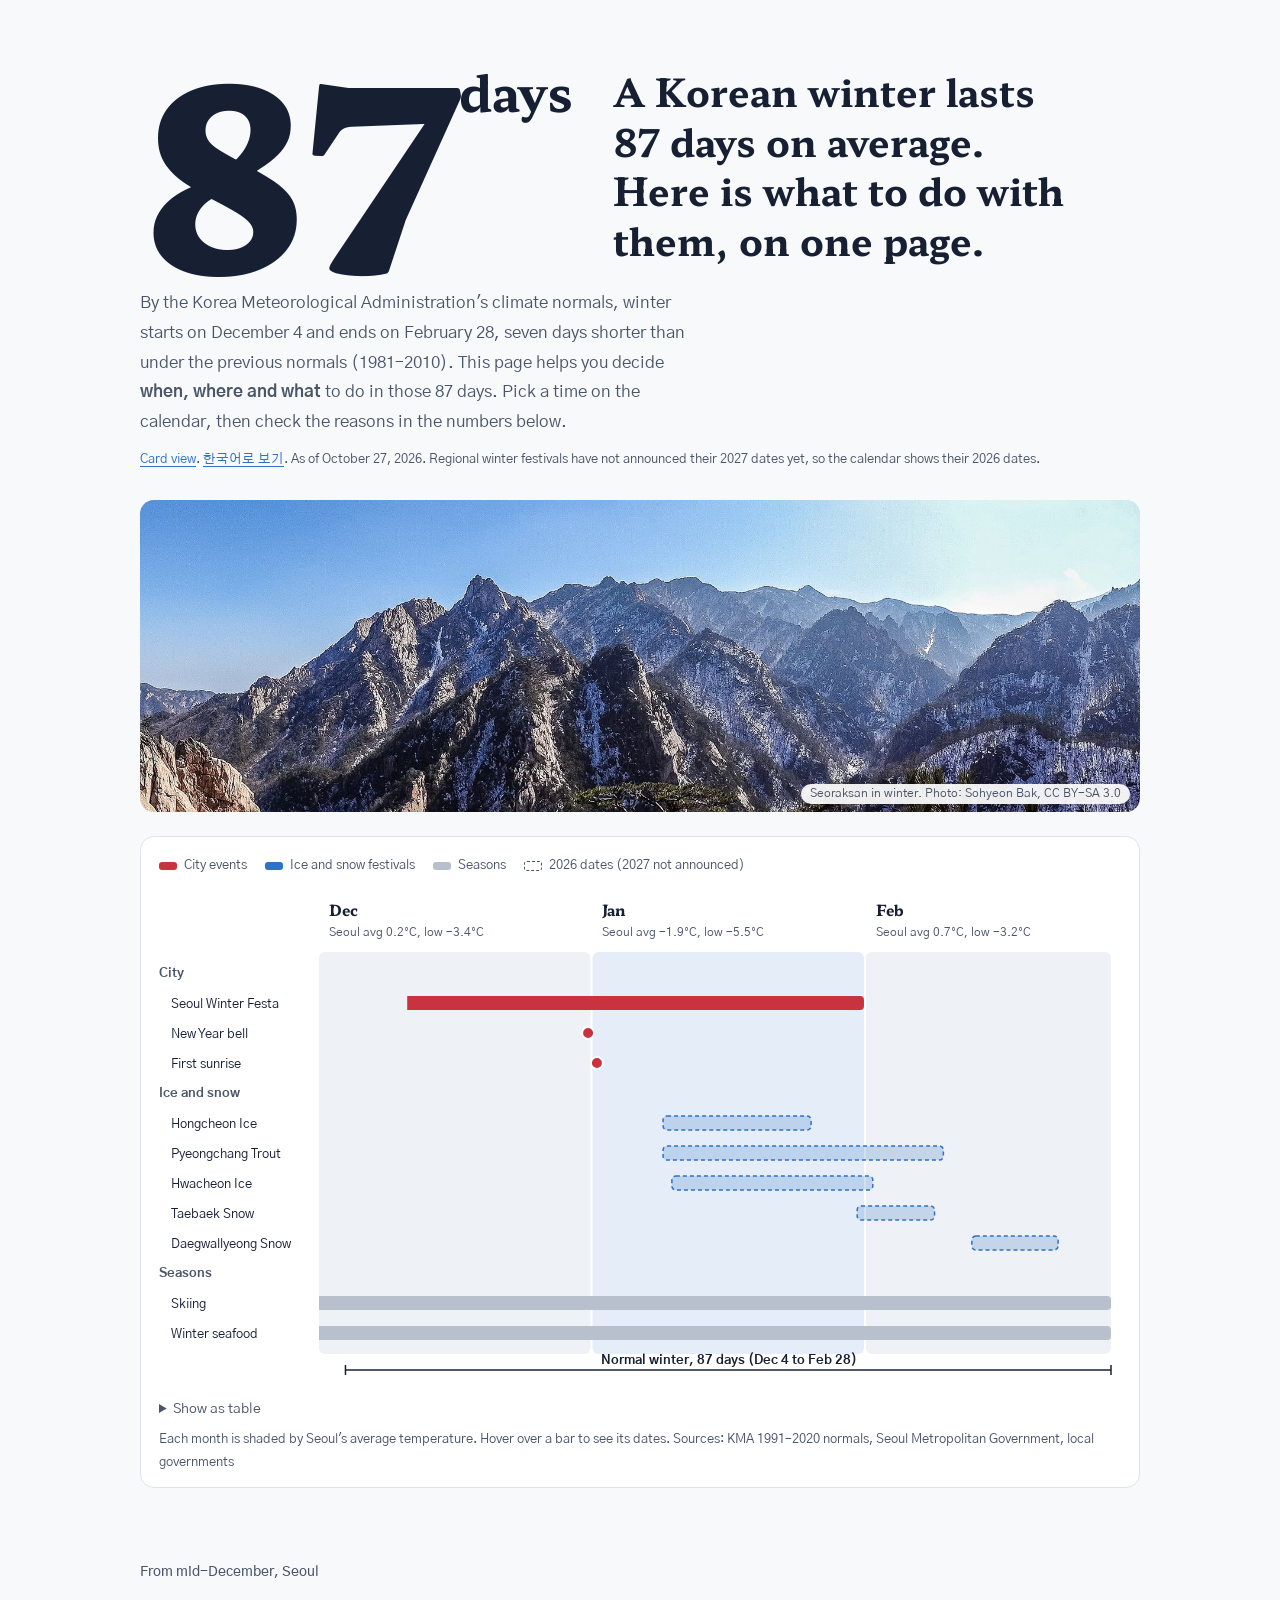
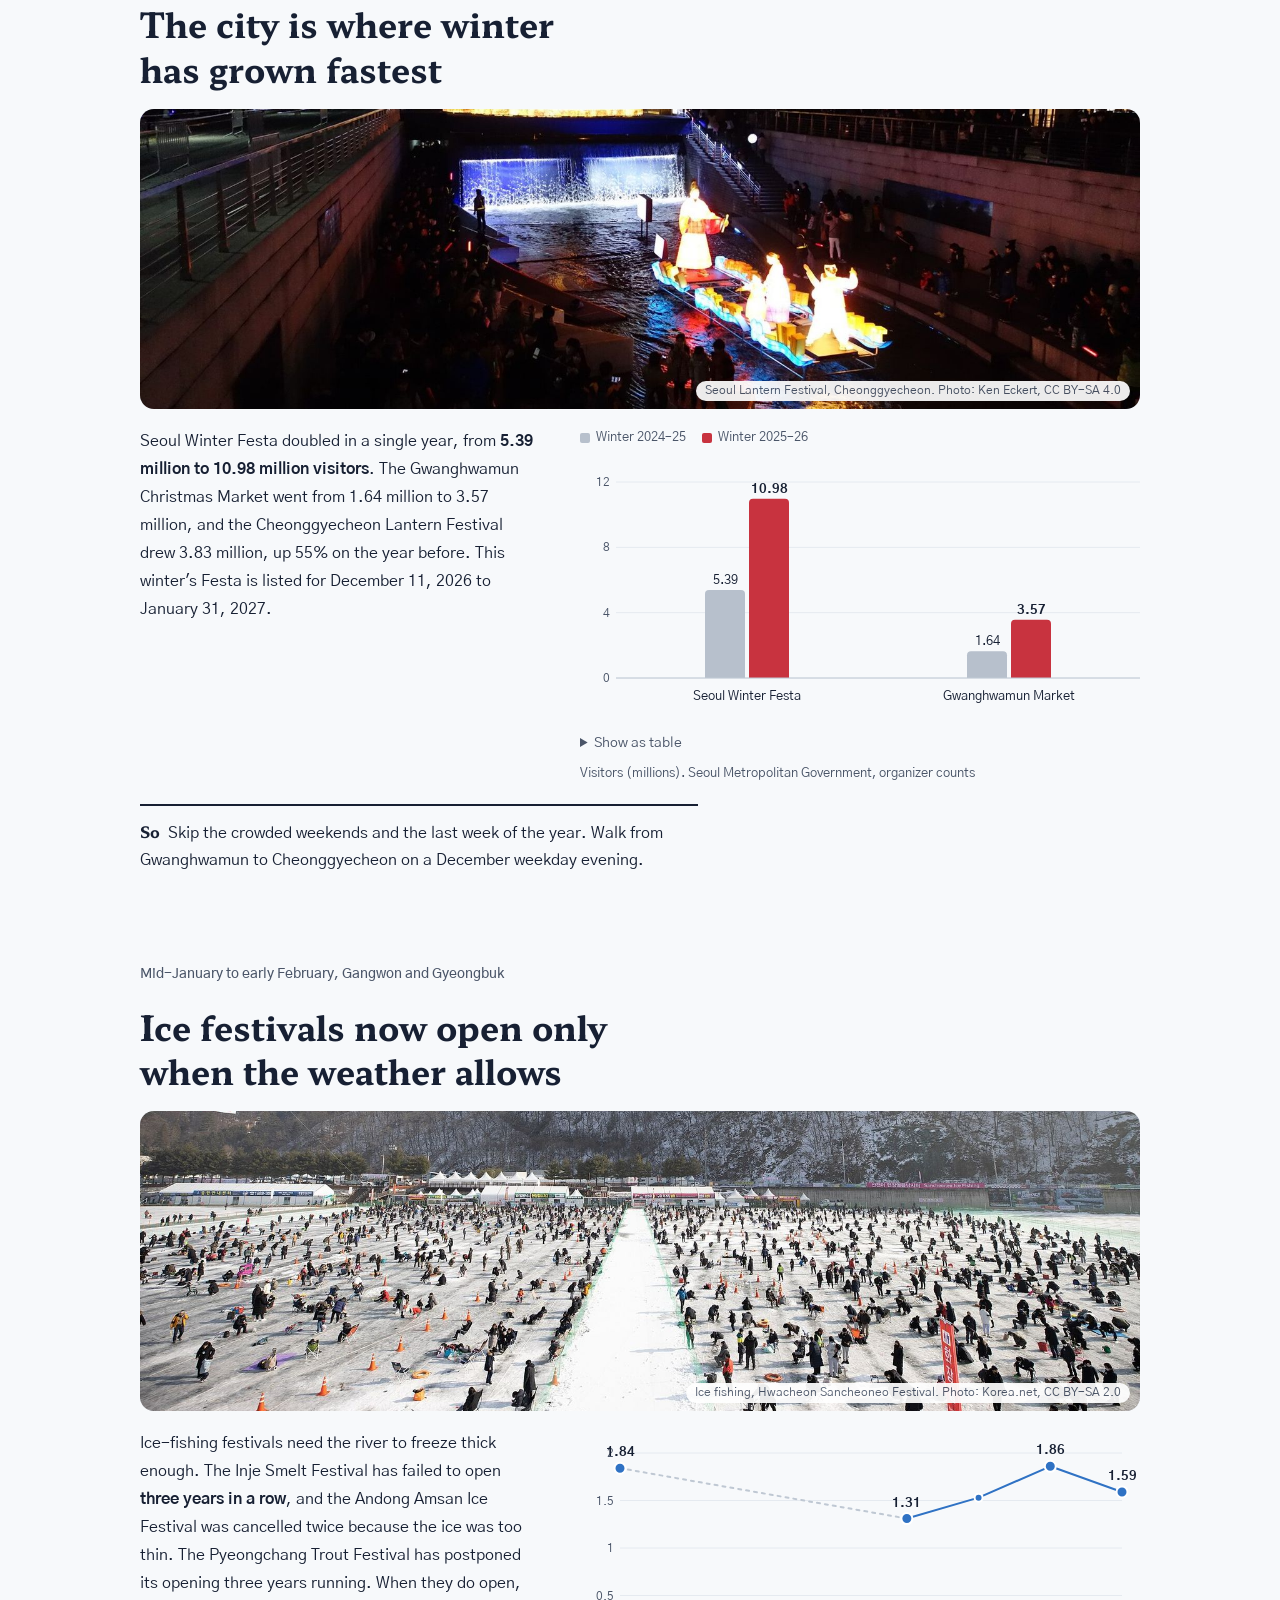
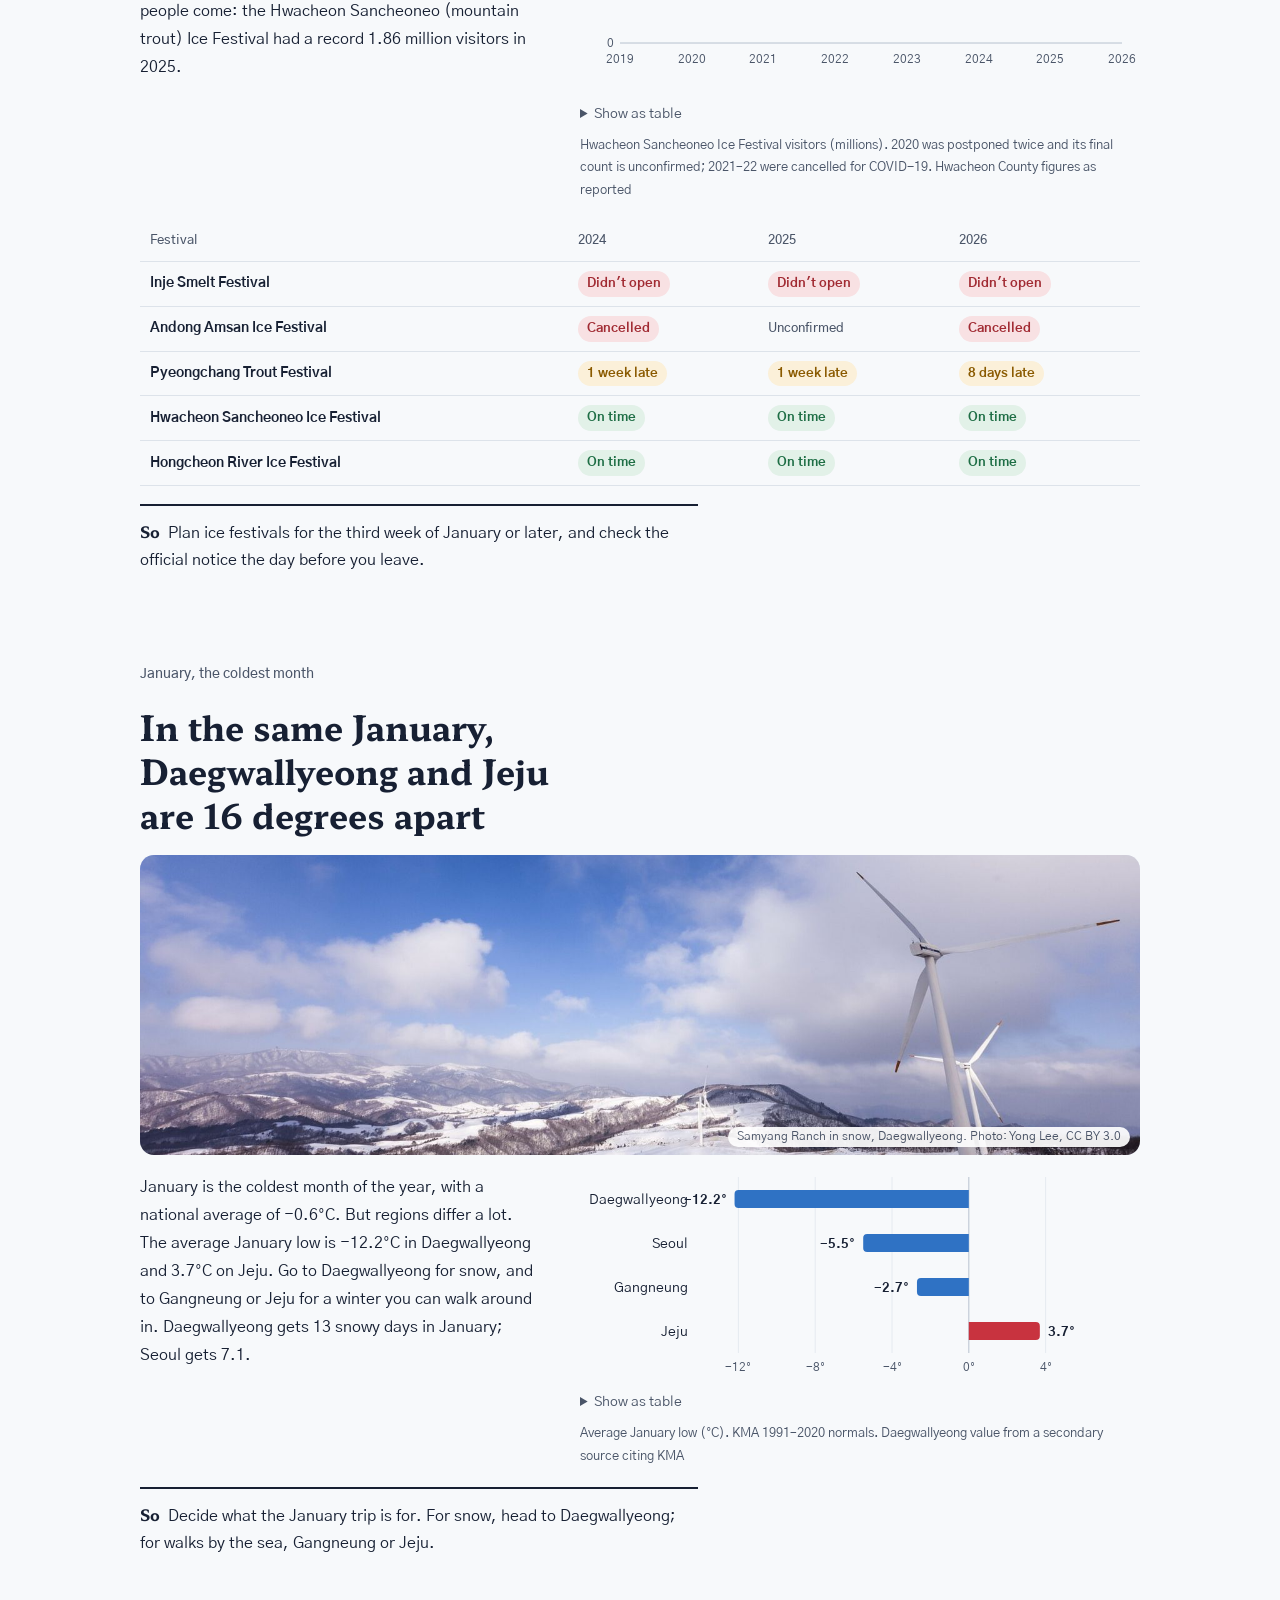
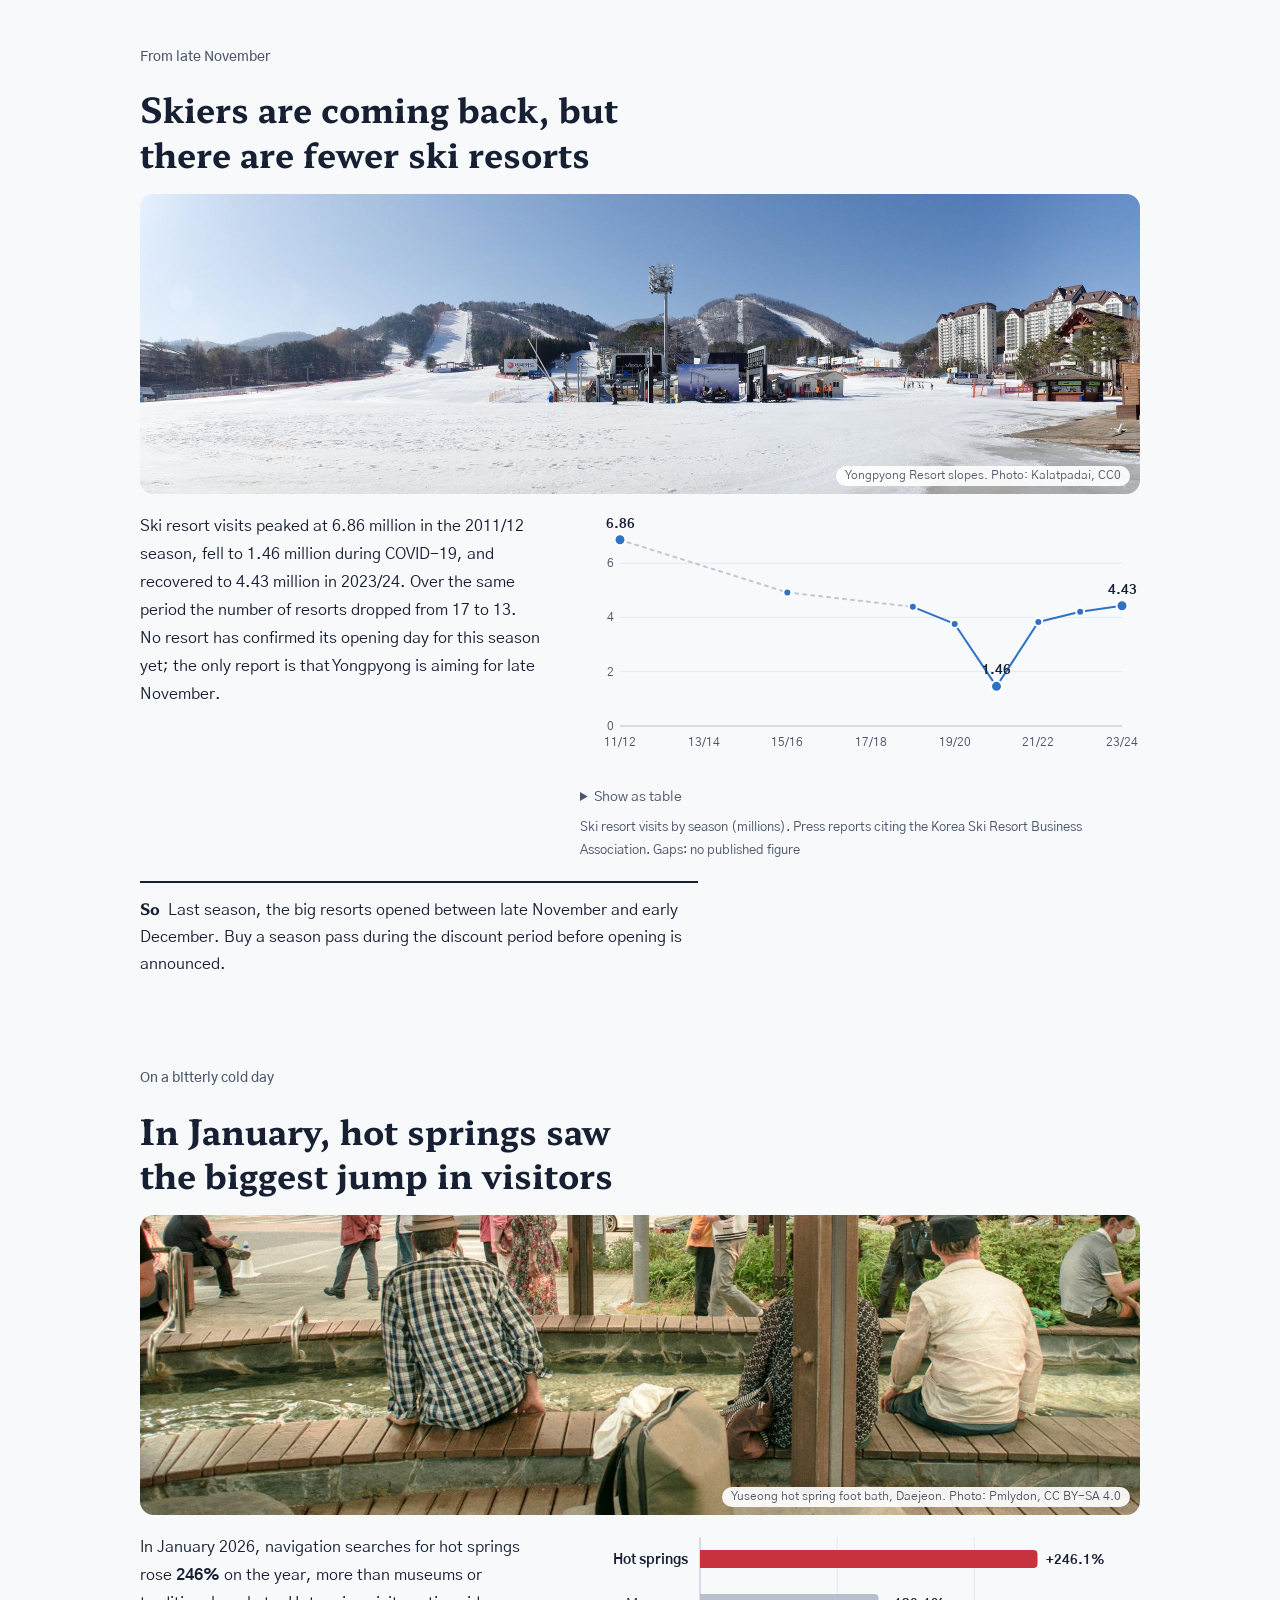
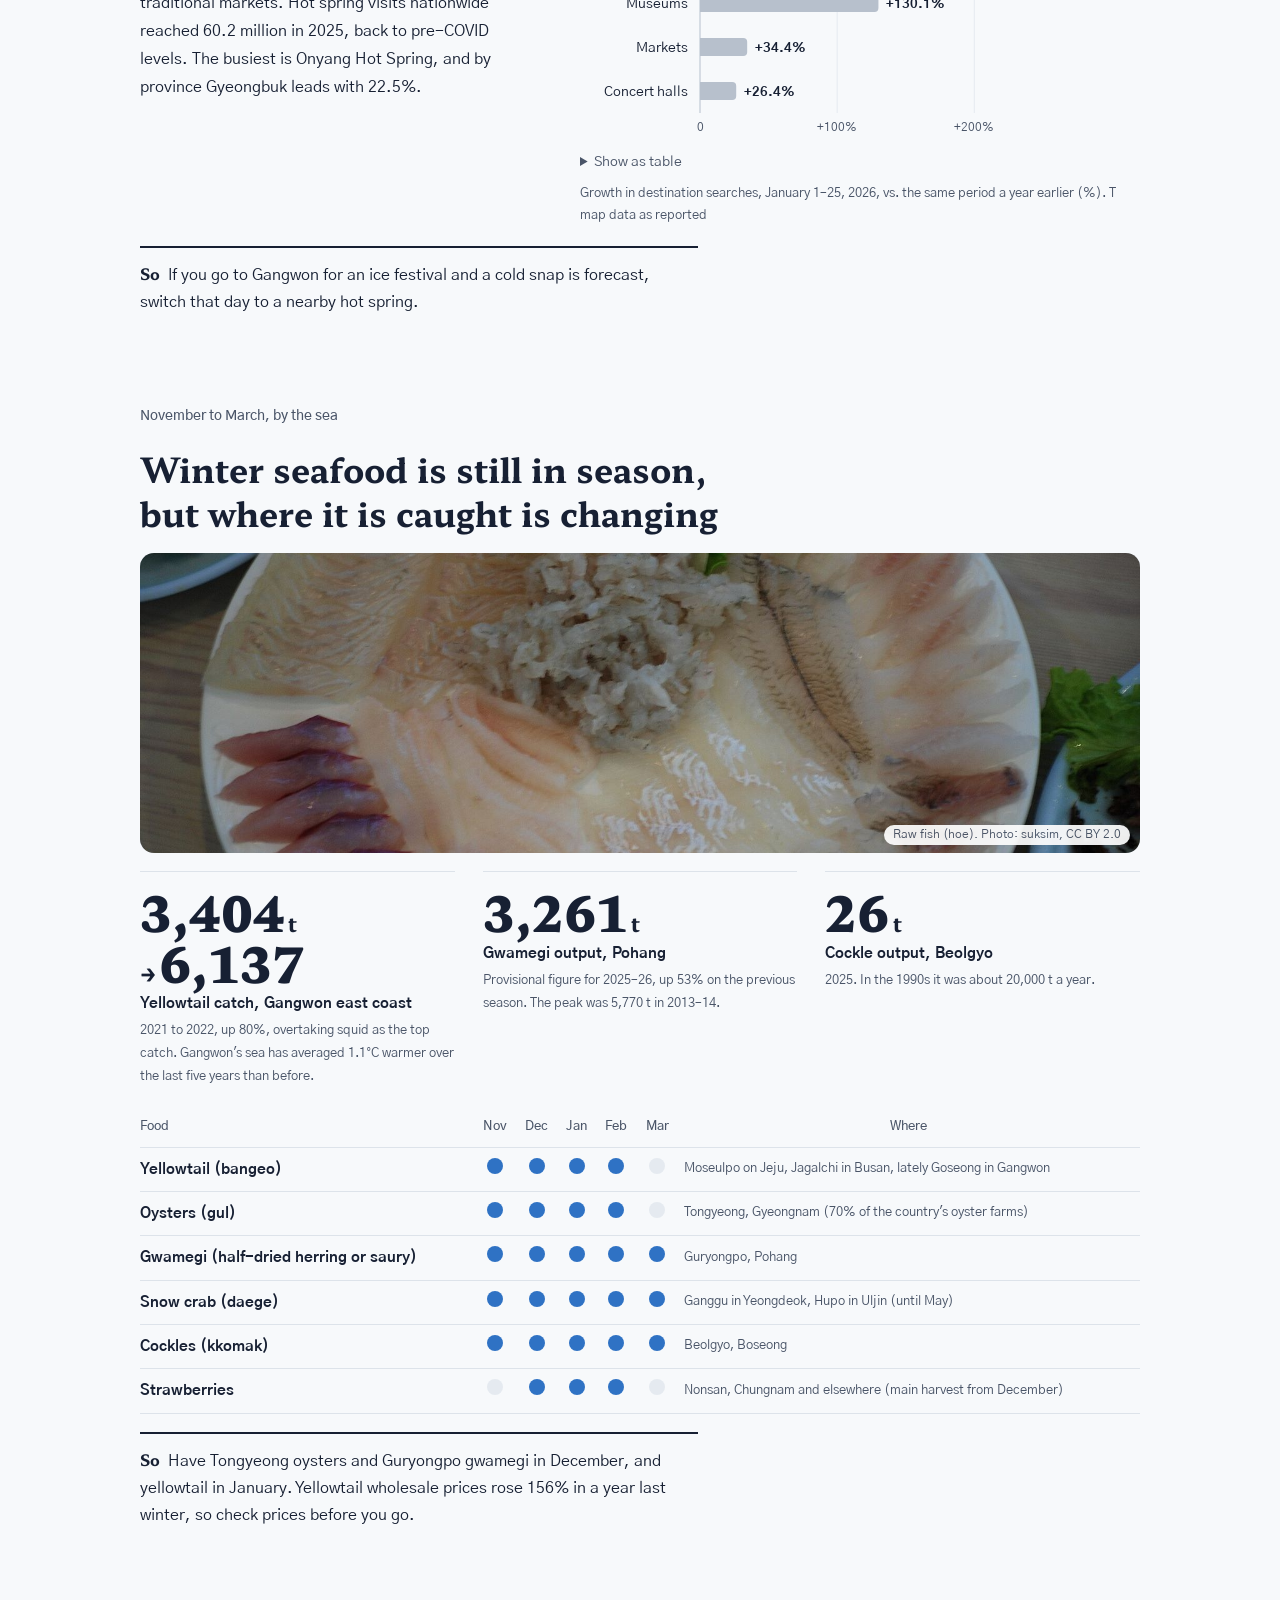
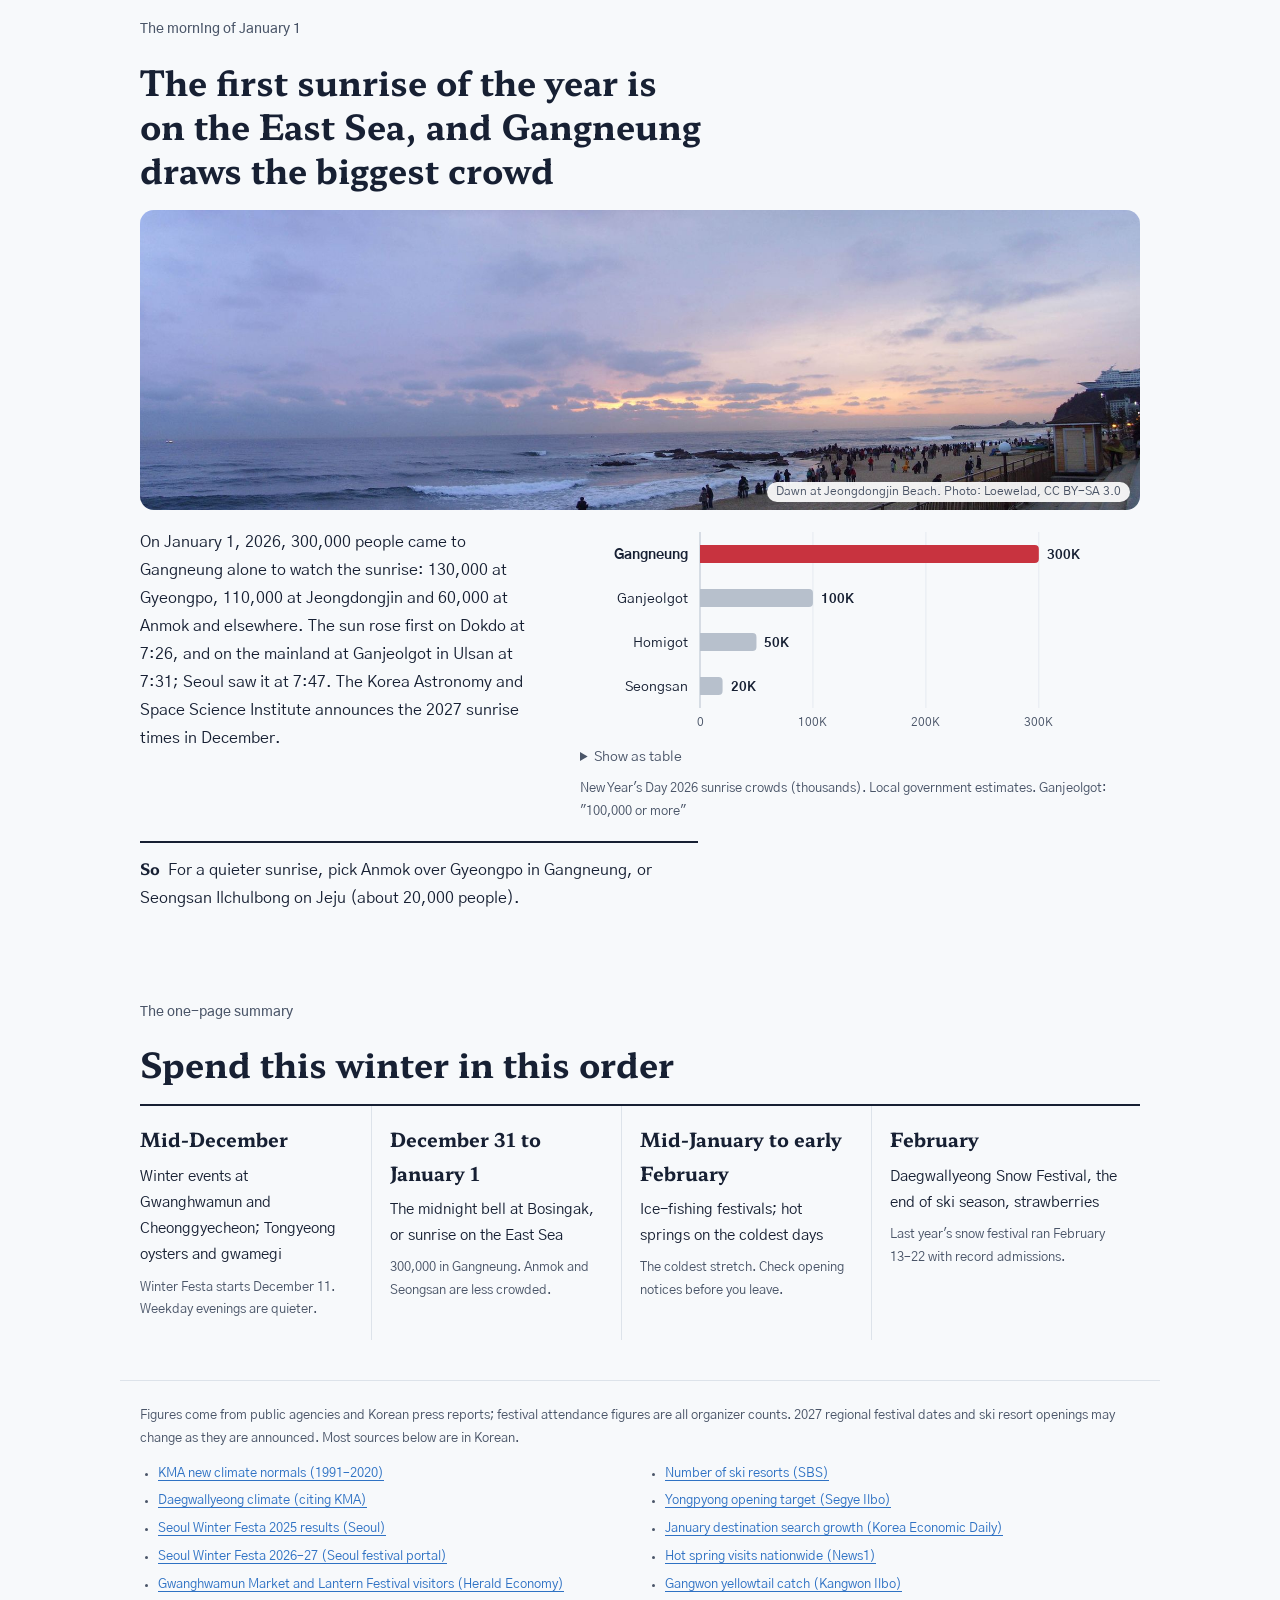
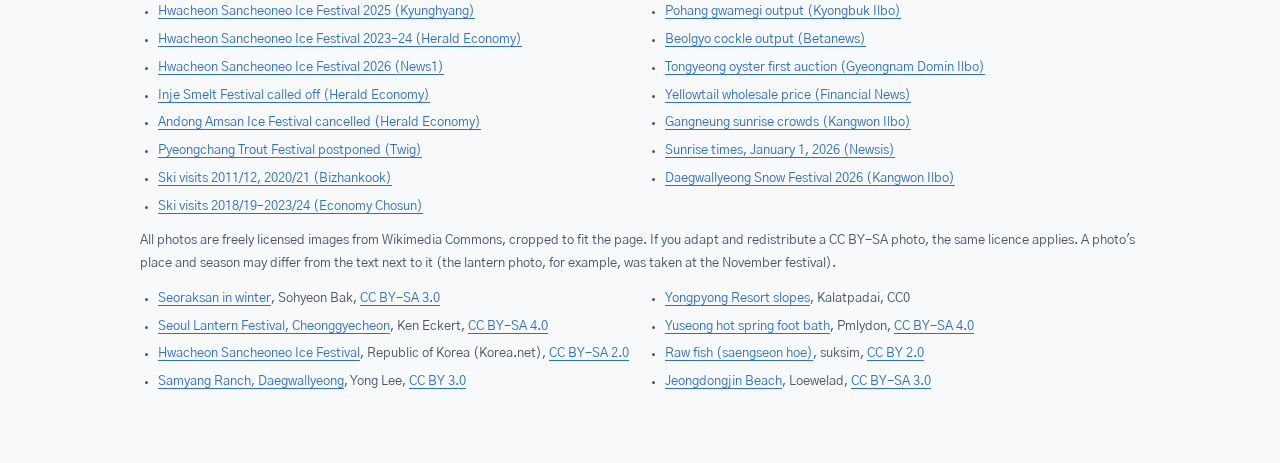
<file: korea-winter/long.html>
<!doctype html>
<html lang="en">
<meta charset="utf-8">
<meta name="viewport" content="width=device-width, initial-scale=1, viewport-fit=cover">
<title>87 Days of Korean Winter</title>
<meta name="description" content="When, where and what to do in a Korean winter: festivals, ski season, hot springs, winter seafood and the first sunrise, backed by data.">
<link rel="canonical" href="https://www.wspace.ai.kr/korea-winter/long.html">
<link rel="alternate" hreflang="en" href="https://www.wspace.ai.kr/korea-winter/long.html">
<link rel="alternate" hreflang="ko" href="https://www.wspace.ai.kr/korea-winter/long-ko.html">
<meta property="og:type" content="article">
<meta property="og:title" content="87 Days of Korean Winter">
<meta property="og:description" content="When, where and what to do in a Korean winter: festivals, ski season, hot springs, winter seafood and the first sunrise, backed by data.">
<meta property="og:url" content="https://www.wspace.ai.kr/korea-winter/">
<meta property="og:image" content="https://www.wspace.ai.kr/korea-winter/photos/hero.jpg">
<script async src="https://www.googletagmanager.com/gtag/js?id=G-43L9WRDB2N"></script>
<script>window.dataLayer=window.dataLayer||[];function gtag(){dataLayer.push(arguments);}gtag('js',new Date());gtag('config','G-43L9WRDB2N',{anonymize_ip:true});</script>

<meta name="claude:viewport-fit-sides" content="cover">
<link rel="preconnect" href="https://fonts.googleapis.com">
<link rel="preconnect" href="https://fonts.gstatic.com" crossorigin>
<link rel="stylesheet" href="https://fonts.googleapis.com/css2?family=Hahmlet:wght@400;700;900&family=Gothic+A1:wght@400;500;700&display=swap">
<style>
/* Layout: an almanac. One big number (87 days) opens, then a Dec–Feb calendar is the spine; every later section answers "when / where / why now" with one chart and one line of advice. Left-aligned, single reading column, charts allowed wider. Cold blue = ice and snow, camellia red = city and warmth. */
:root{
  --snow:#F7F9FB; --paper:#FFFFFF; --ink:#172033; --ink-2:#4A5568; --hair:#DDE3EA;
  --cold:#2F72C4; --warm:#C8333F; --cold-wash:#E4EDF8; --warm-wash:#F9E7E9;
  --grid:#E5EAF0; --axis:#BFC8D3; --mute:#B7C0CC; --neutral:#EEF1F5;
  --ok:#1E6E45; --ok-bg:#E2F1E8; --late:#8A5A00; --late-bg:#FBF0D9; --off:#A12B33; --off-bg:#F8E1E3;
  --f-disp:"Hahmlet","Nanum Myeongjo","AppleMyungjo",serif;
  --f-body:"Gothic A1","Apple SD Gothic Neo","Malgun Gothic",system-ui,sans-serif;
}
@media (prefers-color-scheme: dark){:root:not([data-theme="light"]){
  --snow:#0F1524; --paper:#141B2B; --ink:#E8ECF3; --ink-2:#A8B3C4; --hair:#263049;
  --cold:#4F8FD8; --warm:#E0565F; --cold-wash:#18263F; --warm-wash:#3A1B22;
  --grid:#1F2840; --axis:#34405A; --mute:#4A5670; --neutral:#222B40;
  --ok:#73C99A; --ok-bg:#12301F; --late:#E5B75F; --late-bg:#372A10; --off:#EE8C8F; --off-bg:#3A1A1E; color-scheme:dark;}}
:root[data-theme="dark"]{
  --snow:#0F1524; --paper:#141B2B; --ink:#E8ECF3; --ink-2:#A8B3C4; --hair:#263049;
  --cold:#4F8FD8; --warm:#E0565F; --cold-wash:#18263F; --warm-wash:#3A1B22;
  --grid:#1F2840; --axis:#34405A; --mute:#4A5670; --neutral:#222B40;
  --ok:#73C99A; --ok-bg:#12301F; --late:#E5B75F; --late-bg:#372A10; --off:#EE8C8F; --off-bg:#3A1A1E; color-scheme:dark;}
*{box-sizing:border-box}
body{background:var(--snow);color:var(--ink);font-family:var(--f-body);font-size:16px;line-height:1.75;overflow-wrap:break-word}
a{color:var(--cold);text-underline-offset:3px}
a:focus-visible,button:focus-visible,summary:focus-visible,[tabindex]:focus-visible{outline:2px solid var(--cold);outline-offset:2px;border-radius:4px}
.wrap{max-width:1040px;margin:0 auto;padding-left:max(20px,env(safe-area-inset-left,0px));padding-right:max(20px,env(safe-area-inset-right,0px))}
h1,h2,h3{font-family:var(--f-disp);margin:0;text-wrap:balance;line-height:1.3}
p{margin:0}
.num{font-variant-numeric:tabular-nums}

/* hero */
.hero{padding-block:56px 24px;display:grid;grid-template-columns:auto 1fr;gap:12px 40px;align-items:end}
.big{font-family:var(--f-disp);font-weight:900;font-size:clamp(120px,22vw,250px);line-height:.8;letter-spacing:-.04em;color:var(--ink);display:flex;align-items:flex-start}
.big small{font-size:.2em;font-weight:700;letter-spacing:0;margin-top:.12em;margin-left:.06em}
.hero h1{font-size:clamp(26px,3.4vw,38px);font-weight:700;max-width:22ch}
.hero .lead{grid-column:1 / -1;font-size:17px;color:var(--ink-2);max-width:62ch;margin-top:12px}
.asof{grid-column:1 / -1;font-size:13px;color:var(--ink-2)}

/* almanac */
.almanac{margin-top:8px;background:var(--paper);border:1px solid var(--hair);border-radius:14px;padding:18px 18px 12px;position:relative}
.alm-legend{display:flex;flex-wrap:wrap;gap:8px 18px;font-size:13px;color:var(--ink-2);margin-bottom:8px}
.alm-legend span{display:inline-flex;align-items:center;gap:7px}
.key{width:18px;height:8px;border-radius:3px;display:inline-block}
.key.dash{background:transparent;border:1.5px dashed var(--ink-2);height:10px}
.scroll{overflow-x:auto;-webkit-overflow-scrolling:touch}
.scroll svg{display:block;width:100%}
.almanac .plot{overflow:visible}
svg text{font-family:var(--f-body)}
.hit{cursor:default}
@media (prefers-reduced-motion:no-preference){
  .grow{transform-box:fill-box;transform-origin:left center;animation:grow .7s cubic-bezier(.2,.7,.2,1) both}
  @keyframes grow{from{transform:scaleX(0)}to{transform:scaleX(1)}}
}
.tip{position:absolute;pointer-events:none;background:var(--ink);color:var(--snow);border-radius:8px;padding:8px 11px;font-size:13px;line-height:1.45;max-width:260px;z-index:5;box-shadow:0 6px 18px rgba(0,0,0,.18)}
.tip strong{display:block;font-size:14px}
details.tv{font-size:13.5px;margin-top:6px}
details.tv summary{cursor:pointer;color:var(--ink-2);width:max-content}
details.tv table{border-collapse:collapse;margin-top:8px;font-size:13.5px;width:100%}
details.tv th,details.tv td{border-top:1px solid var(--hair);padding:6px 10px;text-align:left}
details.tv td+td{font-variant-numeric:tabular-nums}

/* sections */
main{display:grid;gap:88px;padding-block:72px 40px}
section{display:grid;gap:18px;min-width:0;scroll-margin-top:24px}
.kicker{font-size:14px;color:var(--ink-2);font-weight:500}
h2{font-size:clamp(26px,3.2vw,34px);font-weight:700;max-width:24ch}
.body{max-width:62ch;color:var(--ink)}
.body b{font-weight:700}
.split{display:grid;grid-template-columns:minmax(0,5fr) minmax(0,7fr);gap:40px;align-items:start}
.split > *{min-width:0}
figure{margin:0;display:grid;gap:8px;min-width:0;position:relative}
figcaption{font-size:13px;color:var(--ink-2)}
.plot{position:relative;min-width:0}
.plot svg{display:block;width:100%;overflow:visible}
.legend{display:flex;gap:16px;font-size:13px;color:var(--ink-2)}
.legend span{display:inline-flex;gap:6px;align-items:center}
.legend i{width:10px;height:10px;border-radius:2px;display:inline-block}
.do{font-size:15.5px;border-top:2px solid var(--ink);padding-top:12px;max-width:62ch}
.do b{font-family:var(--f-disp);font-weight:700;margin-right:8px}

/* status grid */
.status{border-collapse:separate;border-spacing:0;width:100%;font-size:14px}
.status th,.status td{padding:9px 10px;border-bottom:1px solid var(--hair);text-align:left;vertical-align:middle}
.status thead th{font-size:12.5px;color:var(--ink-2);font-weight:500}
.status td.n{font-weight:700}
.st{display:inline-block;font-size:12.5px;font-weight:700;padding:2px 9px;border-radius:999px;white-space:nowrap}
.st.ok{background:var(--ok-bg);color:var(--ok)}
.st.late{background:var(--late-bg);color:var(--late)}
.st.off{background:var(--off-bg);color:var(--off)}
.st.na{color:var(--ink-2);font-weight:500;padding-left:0}

/* figures */
.figs{display:grid;grid-template-columns:repeat(3,minmax(0,1fr));gap:28px}
.fig{display:grid;gap:4px;align-content:start;border-top:1px solid var(--hair);padding-top:14px}
.fig .v{font-family:var(--f-disp);font-weight:900;font-size:clamp(34px,4.4vw,48px);line-height:1.05}
.fig .v span{font-size:.45em;font-weight:700;margin:0 .15em}
.fig .l{font-size:14.5px;font-weight:700}
.fig .s{font-size:13px;color:var(--ink-2)}

/* food calendar */
.food{width:100%;border-collapse:collapse;font-size:14.5px}
.food th,.food td{padding:9px 6px;border-bottom:1px solid var(--hair);text-align:center}
.food th:first-child,.food td:first-child{text-align:left;padding-left:0}
.food td:last-child{text-align:left;color:var(--ink-2);font-size:13px}
.food thead th{font-size:12.5px;color:var(--ink-2);font-weight:500}
.food .m{display:inline-block;width:16px;height:16px;border-radius:50%;background:var(--grid)}
.food .m.on{background:var(--cold)}
.food td.name{font-weight:700}

/* plan */
.plan{list-style:none;margin:0;padding:0;display:grid;grid-template-columns:repeat(4,minmax(0,1fr));gap:0;border-top:2px solid var(--ink)}
.plan li{padding:16px 18px 18px 0;display:grid;gap:8px;align-content:start;border-right:1px solid var(--hair);margin-right:18px}
.plan li:last-child{border-right:0;margin-right:0}
.plan .when{font-family:var(--f-disp);font-weight:700;font-size:19px}
.plan .what{font-size:15px}
.plan .why{font-size:13px;color:var(--ink-2)}
.sources{font-size:13px;color:var(--ink-2);columns:2;column-gap:32px;padding-left:18px;margin:0}
.sources li{break-inside:avoid;margin-bottom:5px}
footer{padding-block:24px 56px;font-size:13px;color:var(--ink-2);border-top:1px solid var(--hair);display:grid;gap:12px}


/* scene slots: an illustration now, a licensed photo later (same box) */
.shot{margin:0;position:relative;border-radius:14px;overflow:hidden;aspect-ratio:10/3;background:var(--cold-wash);max-width:100%}
.shot svg,.shot img{display:block;width:100%;height:100%;object-fit:cover}
.shot .credit{position:absolute;right:10px;bottom:8px;font-size:11.5px;line-height:1.4;background:var(--paper);color:var(--ink-2);padding:2px 9px;border-radius:999px;opacity:.92;max-width:80%}
.shot img{position:absolute;inset:0}
.shot .credit a{color:inherit;text-decoration:none}
.shot .credit a:hover{text-decoration:underline}
.hero .shot{grid-column:1 / -1;aspect-ratio:16/5;margin-top:16px}
@media (max-width:640px){ .shot{aspect-ratio:16/7} .hero .shot{aspect-ratio:16/8} .shot .credit{font-size:10px;padding:1px 7px;right:6px;bottom:6px;max-width:94%;border-radius:6px} }
@media (max-width:860px){ .split{grid-template-columns:1fr;gap:20px} .plan{grid-template-columns:1fr 1fr} .plan li:nth-child(2){border-right:0;margin-right:0} .plan li:nth-child(n+3){border-top:1px solid var(--hair)} }
@media (max-width:640px){ .hero{grid-template-columns:1fr} .figs{grid-template-columns:1fr} .plan{grid-template-columns:1fr} .plan li{border-right:0;margin-right:0;border-top:1px solid var(--hair)} .plan li:first-child{border-top:0} .sources{columns:1} .almanac{padding:14px 10px 10px} }
</style>

<header class="wrap hero">
  <div class="big num" aria-label="87 days">87<small>days</small></div>
  <h1>A Korean winter lasts 87 days on average. Here is what to do with them, on one page.</h1>
  <p class="lead">By the Korea Meteorological Administration's climate normals, winter starts on December 4 and ends on February 28, seven days shorter than under the previous normals (1981–2010). This page helps you decide <b>when, where and what</b> to do in those 87 days. Pick a time on the calendar, then check the reasons in the numbers below.</p>
  <p class="asof"><a href="./">Card view</a>. <a href="long-ko.html" lang="ko" hreflang="ko">한국어로 보기</a>. As of October 27, 2026. Regional winter festivals have not announced their 2027 dates yet, so the calendar shows their 2026 dates.</p>
  <figure class="shot" data-scene="hero"></figure>
</header>

<div class="wrap">
  <figure class="almanac" id="almanac" style="margin:0">
    <div class="alm-legend" aria-hidden="true">
      <span><i class="key" style="background:var(--warm)"></i>City events</span>
      <span><i class="key" style="background:var(--cold)"></i>Ice and snow festivals</span>
      <span><i class="key" style="background:var(--mute)"></i>Seasons</span>
      <span><i class="key dash"></i>2026 dates (2027 not announced)</span>
    </div>
    <div class="plot"></div>
    <figcaption>Each month is shaded by Seoul's average temperature. Hover over a bar to see its dates. Sources: KMA 1991–2020 normals, Seoul Metropolitan Government, local governments</figcaption>
  </figure>
</div>

<main class="wrap">

<section id="city">
  <p class="kicker">From mid-December, Seoul</p>
  <h2>The city is where winter has grown fastest</h2>
  <figure class="shot" data-scene="city"></figure>
  <div class="split">
    <div class="body">
      <p>Seoul Winter Festa doubled in a single year, from <b>5.39 million to 10.98 million visitors</b>. The Gwanghwamun Christmas Market went from 1.64 million to 3.57 million, and the Cheonggyecheon Lantern Festival drew 3.83 million, up 55% on the year before. This winter's Festa is listed for December 11, 2026 to January 31, 2027.</p>
    </div>
    <figure id="ch-city">
      <div class="legend" aria-hidden="true"><span><i style="background:var(--mute)"></i>Winter 2024–25</span><span><i style="background:var(--warm)"></i>Winter 2025–26</span></div>
      <div class="plot"></div>
      <figcaption>Visitors (millions). Seoul Metropolitan Government, organizer counts</figcaption>
    </figure>
  </div>
  <p class="do"><b>So</b>Skip the crowded weekends and the last week of the year. Walk from Gwanghwamun to Cheonggyecheon on a December weekday evening.</p>
</section>

<section id="ice">
  <p class="kicker">Mid-January to early February, Gangwon and Gyeongbuk</p>
  <h2>Ice festivals now open only when the weather allows</h2>
  <figure class="shot" data-scene="ice"></figure>
  <div class="split">
    <div class="body">
      <p>Ice-fishing festivals need the river to freeze thick enough. The Inje Smelt Festival has failed to open <b>three years in a row</b>, and the Andong Amsan Ice Festival was cancelled twice because the ice was too thin. The Pyeongchang Trout Festival has postponed its opening three years running. When they do open, people come: the Hwacheon Sancheoneo (mountain trout) Ice Festival had a record 1.86 million visitors in 2025.</p>
    </div>
    <figure id="ch-hwacheon">
      <div class="plot"></div>
      <figcaption>Hwacheon Sancheoneo Ice Festival visitors (millions). 2020 was postponed twice and its final count is unconfirmed; 2021–22 were cancelled for COVID-19. Hwacheon County figures as reported</figcaption>
    </figure>
  </div>
  <div class="scroll">
    <table class="status" style="min-width:520px">
      <thead><tr><th>Festival</th><th>2024</th><th>2025</th><th>2026</th></tr></thead>
      <tbody>
        <tr><td class="n">Inje Smelt Festival</td><td><span class="st off">Didn't open</span></td><td><span class="st off">Didn't open</span></td><td><span class="st off">Didn't open</span></td></tr>
        <tr><td class="n">Andong Amsan Ice Festival</td><td><span class="st off">Cancelled</span></td><td><span class="st na">Unconfirmed</span></td><td><span class="st off">Cancelled</span></td></tr>
        <tr><td class="n">Pyeongchang Trout Festival</td><td><span class="st late">1 week late</span></td><td><span class="st late">1 week late</span></td><td><span class="st late">8 days late</span></td></tr>
        <tr><td class="n">Hwacheon Sancheoneo Ice Festival</td><td><span class="st ok">On time</span></td><td><span class="st ok">On time</span></td><td><span class="st ok">On time</span></td></tr>
        <tr><td class="n">Hongcheon River Ice Festival</td><td><span class="st ok">On time</span></td><td><span class="st ok">On time</span></td><td><span class="st ok">On time</span></td></tr>
      </tbody>
    </table>
  </div>
  <p class="do"><b>So</b>Plan ice festivals for the third week of January or later, and check the official notice the day before you leave.</p>
</section>

<section id="cold">
  <p class="kicker">January, the coldest month</p>
  <h2>In the same January, Daegwallyeong and Jeju are 16 degrees apart</h2>
  <figure class="shot" data-scene="cold"></figure>
  <div class="split">
    <div class="body">
      <p>January is the coldest month of the year, with a national average of −0.6°C. But regions differ a lot. The average January low is −12.2°C in Daegwallyeong and 3.7°C on Jeju. Go to Daegwallyeong for snow, and to Gangneung or Jeju for a winter you can walk around in. Daegwallyeong gets 13 snowy days in January; Seoul gets 7.1.</p>
    </div>
    <figure id="ch-cold">
      <div class="plot"></div>
      <figcaption>Average January low (°C). KMA 1991–2020 normals. Daegwallyeong value from a secondary source citing KMA</figcaption>
    </figure>
  </div>
  <p class="do"><b>So</b>Decide what the January trip is for. For snow, head to Daegwallyeong; for walks by the sea, Gangneung or Jeju.</p>
</section>

<section id="ski">
  <p class="kicker">From late November</p>
  <h2>Skiers are coming back, but there are fewer ski resorts</h2>
  <figure class="shot" data-scene="ski"></figure>
  <div class="split">
    <div class="body">
      <p>Ski resort visits peaked at 6.86 million in the 2011/12 season, fell to 1.46 million during COVID-19, and recovered to 4.43 million in 2023/24. Over the same period the number of resorts dropped from 17 to 13. No resort has confirmed its opening day for this season yet; the only report is that Yongpyong is aiming for late November.</p>
    </div>
    <figure id="ch-ski">
      <div class="plot"></div>
      <figcaption>Ski resort visits by season (millions). Press reports citing the Korea Ski Resort Business Association. Gaps: no published figure</figcaption>
    </figure>
  </div>
  <p class="do"><b>So</b>Last season, the big resorts opened between late November and early December. Buy a season pass during the discount period before opening is announced.</p>
</section>

<section id="warm">
  <p class="kicker">On a bitterly cold day</p>
  <h2>In January, hot springs saw the biggest jump in visitors</h2>
  <figure class="shot" data-scene="warm"></figure>
  <div class="split">
    <div class="body">
      <p>In January 2026, navigation searches for hot springs rose <b>246%</b> on the year, more than museums or traditional markets. Hot spring visits nationwide reached 60.2 million in 2025, back to pre-COVID levels. The busiest is Onyang Hot Spring, and by province Gyeongbuk leads with 22.5%.</p>
    </div>
    <figure id="ch-warm">
      <div class="plot"></div>
      <figcaption>Growth in destination searches, January 1–25, 2026, vs. the same period a year earlier (%). T map data as reported</figcaption>
    </figure>
  </div>
  <p class="do"><b>So</b>If you go to Gangwon for an ice festival and a cold snap is forecast, switch that day to a nearby hot spring.</p>
</section>

<section id="sea">
  <p class="kicker">November to March, by the sea</p>
  <h2>Winter seafood is still in season, but where it is caught is changing</h2>
  <figure class="shot" data-scene="sea"></figure>
  <div class="figs">
    <div class="fig"><span class="v num">3,404<span>t →</span>6,137</span><span class="l">Yellowtail catch, Gangwon east coast</span><span class="s">2021 to 2022, up 80%, overtaking squid as the top catch. Gangwon's sea has averaged 1.1°C warmer over the last five years than before.</span></div>
    <div class="fig"><span class="v num">3,261<span>t</span></span><span class="l">Gwamegi output, Pohang</span><span class="s">Provisional figure for 2025–26, up 53% on the previous season. The peak was 5,770 t in 2013–14.</span></div>
    <div class="fig"><span class="v num">26<span>t</span></span><span class="l">Cockle output, Beolgyo</span><span class="s">2025. In the 1990s it was about 20,000 t a year.</span></div>
  </div>
  <div class="scroll">
    <table class="food" style="min-width:560px">
      <thead><tr><th>Food</th><th>Nov</th><th>Dec</th><th>Jan</th><th>Feb</th><th>Mar</th><th>Where</th></tr></thead>
      <tbody>
        <tr><td class="name">Yellowtail (bangeo)</td><td><i class="m on"></i></td><td><i class="m on"></i></td><td><i class="m on"></i></td><td><i class="m on"></i></td><td><i class="m"></i></td><td>Moseulpo on Jeju, Jagalchi in Busan, lately Goseong in Gangwon</td></tr>
        <tr><td class="name">Oysters (gul)</td><td><i class="m on"></i></td><td><i class="m on"></i></td><td><i class="m on"></i></td><td><i class="m on"></i></td><td><i class="m"></i></td><td>Tongyeong, Gyeongnam (70% of the country's oyster farms)</td></tr>
        <tr><td class="name">Gwamegi (half-dried herring or saury)</td><td><i class="m on"></i></td><td><i class="m on"></i></td><td><i class="m on"></i></td><td><i class="m on"></i></td><td><i class="m on"></i></td><td>Guryongpo, Pohang</td></tr>
        <tr><td class="name">Snow crab (daege)</td><td><i class="m on"></i></td><td><i class="m on"></i></td><td><i class="m on"></i></td><td><i class="m on"></i></td><td><i class="m on"></i></td><td>Ganggu in Yeongdeok, Hupo in Uljin (until May)</td></tr>
        <tr><td class="name">Cockles (kkomak)</td><td><i class="m on"></i></td><td><i class="m on"></i></td><td><i class="m on"></i></td><td><i class="m on"></i></td><td><i class="m on"></i></td><td>Beolgyo, Boseong</td></tr>
        <tr><td class="name">Strawberries</td><td><i class="m"></i></td><td><i class="m on"></i></td><td><i class="m on"></i></td><td><i class="m on"></i></td><td><i class="m"></i></td><td>Nonsan, Chungnam and elsewhere (main harvest from December)</td></tr>
      </tbody>
    </table>
  </div>
  <p class="do"><b>So</b>Have Tongyeong oysters and Guryongpo gwamegi in December, and yellowtail in January. Yellowtail wholesale prices rose 156% in a year last winter, so check prices before you go.</p>
</section>

<section id="sunrise">
  <p class="kicker">The morning of January 1</p>
  <h2>The first sunrise of the year is on the East Sea, and Gangneung draws the biggest crowd</h2>
  <figure class="shot" data-scene="sunrise"></figure>
  <div class="split">
    <div class="body">
      <p>On January 1, 2026, 300,000 people came to Gangneung alone to watch the sunrise: 130,000 at Gyeongpo, 110,000 at Jeongdongjin and 60,000 at Anmok and elsewhere. The sun rose first on Dokdo at 7:26, and on the mainland at Ganjeolgot in Ulsan at 7:31; Seoul saw it at 7:47. The Korea Astronomy and Space Science Institute announces the 2027 sunrise times in December.</p>
    </div>
    <figure id="ch-sun">
      <div class="plot"></div>
      <figcaption>New Year's Day 2026 sunrise crowds (thousands). Local government estimates. Ganjeolgot: "100,000 or more"</figcaption>
    </figure>
  </div>
  <p class="do"><b>So</b>For a quieter sunrise, pick Anmok over Gyeongpo in Gangneung, or Seongsan Ilchulbong on Jeju (about 20,000 people).</p>
</section>

<section id="plan">
  <p class="kicker">The one-page summary</p>
  <h2>Spend this winter in this order</h2>
  <ol class="plan">
    <li><span class="when">Mid-December</span><span class="what">Winter events at Gwanghwamun and Cheonggyecheon; Tongyeong oysters and gwamegi</span><span class="why">Winter Festa starts December 11. Weekday evenings are quieter.</span></li>
    <li><span class="when">December 31 to January 1</span><span class="what">The midnight bell at Bosingak, or sunrise on the East Sea</span><span class="why">300,000 in Gangneung. Anmok and Seongsan are less crowded.</span></li>
    <li><span class="when">Mid-January to early February</span><span class="what">Ice-fishing festivals; hot springs on the coldest days</span><span class="why">The coldest stretch. Check opening notices before you leave.</span></li>
    <li><span class="when">February</span><span class="what">Daegwallyeong Snow Festival, the end of ski season, strawberries</span><span class="why">Last year's snow festival ran February 13–22 with record admissions.</span></li>
  </ol>
</section>

</main>

<footer class="wrap">
  <p>Figures come from public agencies and Korean press reports; festival attendance figures are all organizer counts. 2027 regional festival dates and ski resort openings may change as they are announced. Most sources below are in Korean.</p>
  <ul class="sources">
    <li><a href="https://www.kma.go.kr/kma/flexer/html/press/2021/03/25/ATC202103250932093_863521e7-fd31-4f26-bfce-04a9e14ffb33.hwp.files/Sections1.html" target="_blank" rel="noopener">KMA new climate normals (1991–2020)</a></li>
    <li><a href="https://en.wikipedia.org/wiki/Daegwallyeong" target="_blank" rel="noopener">Daegwallyeong climate (citing KMA)</a></li>
    <li><a href="https://news.seoul.go.kr/culture/archives/531388" target="_blank" rel="noopener">Seoul Winter Festa 2025 results (Seoul)</a></li>
    <li><a href="https://festival.seoul.go.kr/festival/main/festivalView.do?festacode=373" target="_blank" rel="noopener">Seoul Winter Festa 2026–27 (Seoul festival portal)</a></li>
    <li><a href="https://www.heraldk.com/article/2026020217104614775" target="_blank" rel="noopener">Gwanghwamun Market and Lantern Festival visitors (Herald Economy)</a></li>
    <li><a href="https://www.khan.co.kr/article/202502061325001" target="_blank" rel="noopener">Hwacheon Sancheoneo Ice Festival 2025 (Kyunghyang)</a></li>
    <li><a href="https://www.heraldk.com/article/2026012701000011688" target="_blank" rel="noopener">Hwacheon Sancheoneo Ice Festival 2023–24 (Herald Economy)</a></li>
    <li><a href="https://www.news1.kr/local/kangwon/6058039" target="_blank" rel="noopener">Hwacheon Sancheoneo Ice Festival 2026 (News1)</a></li>
    <li><a href="https://www.heraldk.com/article/2026011201500004716" target="_blank" rel="noopener">Inje Smelt Festival called off (Herald Economy)</a></li>
    <li><a href="https://www.heraldk.com/article/2026011400400005963" target="_blank" rel="noopener">Andong Amsan Ice Festival cancelled (Herald Economy)</a></li>
    <li><a href="https://www.twig24.com/news/2026/01/07/20260107500018" target="_blank" rel="noopener">Pyeongchang Trout Festival postponed (Twig)</a></li>
    <li><a href="https://www.bizhankook.com/bk/article/22870" target="_blank" rel="noopener">Ski visits 2011/12, 2020/21 (Bizhankook)</a></li>
    <li><a href="https://economychosun.com/site/data/html_dir/2025/01/24/2025012400021.html" target="_blank" rel="noopener">Ski visits 2018/19–2023/24 (Economy Chosun)</a></li>
    <li><a href="https://news.sbs.co.kr/news/endPage.do?news_id=N1008365893" target="_blank" rel="noopener">Number of ski resorts (SBS)</a></li>
    <li><a href="https://www.segye.com/newsView/20261022519026" target="_blank" rel="noopener">Yongpyong opening target (Segye Ilbo)</a></li>
    <li><a href="https://www.hankyung.com/article/202601274593g" target="_blank" rel="noopener">January destination search growth (Korea Economic Daily)</a></li>
    <li><a href="https://www.news1.kr/local/moi/6230853" target="_blank" rel="noopener">Hot spring visits nationwide (News1)</a></li>
    <li><a href="https://kwnews.co.kr/article/202301151539804" target="_blank" rel="noopener">Gangwon yellowtail catch (Kangwon Ilbo)</a></li>
    <li><a href="https://www.kyongbuk.co.kr/news/articleView.html?idxno=4064885" target="_blank" rel="noopener">Pohang gwamegi output (Kyongbuk Ilbo)</a></li>
    <li><a href="https://www.betanews.net/article/view/beta202606290043" target="_blank" rel="noopener">Beolgyo cockle output (Betanews)</a></li>
    <li><a href="https://www.idomin.com/news/articleView.html?idxno=2017792" target="_blank" rel="noopener">Tongyeong oyster first auction (Gyeongnam Domin Ilbo)</a></li>
    <li><a href="https://www.fnnews.com/news/202512171348255193" target="_blank" rel="noopener">Yellowtail wholesale price (Financial News)</a></li>
    <li><a href="https://www.kwnews.co.kr/article/202601012086887" target="_blank" rel="noopener">Gangneung sunrise crowds (Kangwon Ilbo)</a></li>
    <li><a href="https://mobile.newsis.com/view/NISX20251231_0003461896" target="_blank" rel="noopener">Sunrise times, January 1, 2026 (Newsis)</a></li>
    <li><a href="https://www.kwnews.co.kr/page/view/2026022314080275369" target="_blank" rel="noopener">Daegwallyeong Snow Festival 2026 (Kangwon Ilbo)</a></li>
  </ul>
  <p>All photos are freely licensed images from Wikimedia Commons, cropped to fit the page. If you adapt and redistribute a CC BY-SA photo, the same licence applies. A photo's place and season may differ from the text next to it (the lantern photo, for example, was taken at the November festival).</p>
  <ul class="sources">
    <li><a href="https://commons.wikimedia.org/wiki/File:%EA%B2%A8%EC%9A%B8_%EC%84%A4%EC%95%85%EC%82%B0_%ED%92%8D%EA%B2%BD.jpg" target="_blank" rel="noopener">Seoraksan in winter</a>, Sohyeon Bak, <a href="https://creativecommons.org/licenses/by-sa/3.0" target="_blank" rel="noopener">CC BY-SA 3.0</a></li>
    <li><a href="https://commons.wikimedia.org/wiki/File:Lantern_Festival_Boaters_at_Cheonggyecheon_Stream.jpg" target="_blank" rel="noopener">Seoul Lantern Festival, Cheonggyecheon</a>, Ken Eckert, <a href="https://creativecommons.org/licenses/by-sa/4.0" target="_blank" rel="noopener">CC BY-SA 4.0</a></li>
    <li><a href="https://commons.wikimedia.org/wiki/File:Hwacheon_Sancheoneo_Ice_Festival_01_(52620586388).jpg" target="_blank" rel="noopener">Hwacheon Sancheoneo Ice Festival</a>, Republic of Korea (Korea.net), <a href="https://creativecommons.org/licenses/by-sa/2.0" target="_blank" rel="noopener">CC BY-SA 2.0</a></li>
    <li><a href="https://commons.wikimedia.org/wiki/File:Samyang_Ranch_(129281505).jpeg" target="_blank" rel="noopener">Samyang Ranch, Daegwallyeong</a>, Yong Lee, <a href="https://creativecommons.org/licenses/by/3.0" target="_blank" rel="noopener">CC BY 3.0</a></li>
    <li><a href="https://commons.wikimedia.org/wiki/File:Ski_slopes_of_YongPyong_Resort,_2013-03-10.jpg" target="_blank" rel="noopener">Yongpyong Resort slopes</a>, Kalatpadai, CC0</li>
    <li><a href="https://commons.wikimedia.org/wiki/File:People_take_a_foot_bath_at_an_outdoor_public_hot_spring_in_Yuseong-gu,_Daejeon,_Korea.jpg" target="_blank" rel="noopener">Yuseong hot spring foot bath</a>, Pmlydon, <a href="https://creativecommons.org/licenses/by-sa/4.0" target="_blank" rel="noopener">CC BY-SA 4.0</a></li>
    <li><a href="https://commons.wikimedia.org/wiki/File:Korean_cuisine-Saengseon_hoe-02.jpg" target="_blank" rel="noopener">Raw fish (saengseon hoe)</a>, suksim, <a href="https://creativecommons.org/licenses/by/2.0" target="_blank" rel="noopener">CC BY 2.0</a></li>
    <li><a href="https://commons.wikimedia.org/wiki/File:Jeongdongjin_Beach.jpg" target="_blank" rel="noopener">Jeongdongjin Beach</a>, Loewelad, <a href="https://creativecommons.org/licenses/by-sa/3.0" target="_blank" rel="noopener">CC BY-SA 3.0</a></li>
  </ul>
</footer>


<script>
(function(){
  var NS = 'http://www.w3.org/2000/svg';
  function el(t, a, p){ var e = document.createElementNS(NS, t); for (var k in a) e.setAttribute(k, a[k]); if (p) p.appendChild(e); return e; }
  function tx(p, x, y, s, st, an){ var t = el('text', {x:x, y:y, 'text-anchor':an || 'start', style:st}, p); t.textContent = s; return t; }
  var TXT = 'fill:var(--ink);font-size:13px', SUB = 'fill:var(--ink-2);font-size:12px';

  function tipFor(host){
    var t = document.createElement('div'); t.className = 'tip'; t.hidden = true; host.appendChild(t);
    return {
      show: function(a, b, x, y){
        t.textContent = ''; var s = document.createElement('strong'); s.textContent = a; t.appendChild(s);
        if (b){ var d = document.createElement('span'); d.textContent = b; t.appendChild(d); }
        t.hidden = false; var w = host.clientWidth, tw = t.offsetWidth;
        t.style.left = Math.max(0, Math.min(x + 12, w - tw)) + 'px'; t.style.top = Math.max(0, y - t.offsetHeight - 10) + 'px';
      },
      hide: function(){ t.hidden = true; }
    };
  }
  function bindTip(node, tip, host, a, b, fx, fy){
    function show(e){ var r = host.getBoundingClientRect(); var x = e && e.clientX ? e.clientX - r.left : fx; var y = e && e.clientY ? e.clientY - r.top : fy; tip.show(a, b, x, y); }
    node.addEventListener('pointermove', show); node.addEventListener('focus', show);
    node.addEventListener('pointerleave', tip.hide); node.addEventListener('blur', tip.hide);
  }
  function table(fig, head, rows){
    var d = document.createElement('details'); d.className = 'tv';
    var s = document.createElement('summary'); s.textContent = 'Show as table'; d.appendChild(s);
    var t = document.createElement('table'), tr = document.createElement('tr');
    head.forEach(function(h){ var c = document.createElement('th'); c.textContent = h; tr.appendChild(c); }); t.appendChild(tr);
    rows.forEach(function(r){ var row = document.createElement('tr'); r.forEach(function(v){ var c = document.createElement('td'); c.textContent = v; row.appendChild(c); }); t.appendChild(row); });
    d.appendChild(t); fig.insertBefore(d, fig.querySelector('figcaption'));
  }
  function onSize(node, fn){ fn(); if ('ResizeObserver' in window) new ResizeObserver(fn).observe(node); else window.addEventListener('resize', fn); }
  function bar(x, y, len, h){ var r = Math.min(4, len / 2, h / 2); if (len <= 0) return ''; return 'M'+x+' '+y+'H'+(x+len-r)+'Q'+(x+len)+' '+y+' '+(x+len)+' '+(y+r)+'V'+(y+h-r)+'Q'+(x+len)+' '+(y+h)+' '+(x+len-r)+' '+(y+h)+'H'+x+'Z'; }
  function vbar(x, base, w, h){ var r = Math.min(4, w / 2, h / 2); var y = base - h; if (h <= 0) return ''; return 'M'+x+' '+base+'V'+(y+r)+'Q'+x+' '+y+' '+(x+r)+' '+y+'H'+(x+w-r)+'Q'+(x+w)+' '+y+' '+(x+w)+' '+(y+r)+'V'+base+'Z'; }

  /* ---------- almanac: Dec 1 2026 to Feb 28 2027 ---------- */
  var DAYS = 90;
  function dayOf(md){ var m = +md.slice(0, 2), d = +md.slice(3); return m === 12 ? d - 1 : m === 1 ? 31 + d - 1 : 62 + d - 1; }
  var months = [{name:'Dec', s:0, e:31, mean:0.2, min:-3.4}, {name:'Jan', s:31, e:62, mean:-1.9, min:-5.5}, {name:'Feb', s:62, e:90, mean:0.7, min:-3.2}];
  var groups = [
    {name:'City', rows:[
      {name:'Seoul Winter Festa', s:'12-11', e:'01-31', kind:'warm', sure:true, note:'Dec 11, 2026 to Jan 31, 2027 (Seoul festival portal)'},
      {name:'New Year bell', s:'12-31', e:'12-31', kind:'warm', sure:true, dot:true, note:'Midnight, Dec 31, at Bosingak in Seoul'},
      {name:'First sunrise', s:'01-01', e:'01-01', kind:'warm', sure:true, dot:true, note:'2026: Dokdo 7:26, Ganjeolgot 7:31, Seoul 7:47'}
    ]},
    {name:'Ice and snow', rows:[
      {name:'Hongcheon Ice', s:'01-09', e:'01-25', kind:'cold', note:'Hongcheon River Ice Festival. 2026: Jan 9 to 25, about 270,000 visitors'},
      {name:'Pyeongchang Trout', s:'01-09', e:'02-09', kind:'cold', note:'Pyeongchang Trout Festival. 2026: opened Jan 9 (delayed by late freezing), about 250,000 visitors'},
      {name:'Hwacheon Ice', s:'01-10', e:'02-01', kind:'cold', note:'Hwacheon Sancheoneo Ice Festival. 2026: Jan 10 to Feb 1, about 1.59 million visitors'},
      {name:'Taebaek Snow', s:'01-31', e:'02-08', kind:'cold', note:'Taebaeksan Snow Festival. 2026: Jan 31 to Feb 8, about 55,000 visitors'},
      {name:'Daegwallyeong Snow', s:'02-13', e:'02-22', kind:'cold', note:'Daegwallyeong Snow Festival. 2026: Feb 13 to 22, about 50,000 paid admissions'}
    ]},
    {name:'Seasons', rows:[
      {name:'Skiing', s:'12-01', e:'02-28', kind:'mute', sure:true, note:'Last season the big resorts opened Nov 21 to Dec 5 and ran into March'},
      {name:'Winter seafood', s:'12-01', e:'02-28', kind:'mute', sure:true, note:'Yellowtail, oysters and gwamegi are in season from November to February'}
    ]}
  ];
  (function(){
    var fig = document.getElementById('almanac'), host = fig.querySelector('.plot'), tip = tipFor(fig);
    var flat = []; groups.forEach(function(g){ g.rows.forEach(function(r){ flat.push([r.name, r.s === r.e ? r.s : r.s + ' ~ ' + r.e, r.note]); }); });
    table(fig, ['Item', 'Dates (MM-DD)', 'Details'], flat);
    function draw(){
      var old = host.querySelector('svg'); if (old) old.remove();
      var W = host.clientWidth; if (!W) return; var nw = W < 560;
      var L = nw ? 128 : 160, R = 8, top = nw ? 70 : 64, rowH = 30, gH = 30;
      if (W < L + 120) return; // too narrow mid-layout; ResizeObserver redraws once it has room
      var n = 0; groups.forEach(function(g){ n += g.rows.length; });
      var H = top + groups.length * gH + n * rowH + 36;
      var X = function(d){ return L + d / DAYS * (W - L - R); };
      var svg = el('svg', {viewBox:'0 0 ' + W + ' ' + H, height:H, role:'img', 'aria-label':'Calendar of winter events and seasons, December 2026 to February 2027'});
      host.insertBefore(svg, host.firstChild);
      // month columns tinted by Seoul mean temperature (diverging: below zero cold, above zero neutral-warm)
      months.forEach(function(m){
        var x0 = X(m.s), x1 = X(m.e);
        el('rect', {x:x0, y:top - 6, width:x1 - x0 - 2, height:H - top - 24, rx:6, style:'fill:' + (m.mean < 0 ? 'var(--cold-wash)' : 'var(--neutral)')}, svg);
        tx(svg, x0 + (nw ? 6 : 10), 22, m.name, 'fill:var(--ink);font-size:15px;font-weight:700;font-family:var(--f-disp)');
        if (nw){ tx(svg, x0 + 6, 40, 'avg ' + m.mean + '°', SUB + ';font-size:11px'); tx(svg, x0 + 6, 55, 'low ' + m.min + '°', SUB + ';font-size:11px'); } else tx(svg, x0 + 10, 42, 'Seoul avg ' + m.mean + '°C, low ' + m.min + '°C', SUB + ';font-variant-numeric:tabular-nums');
      });
      // the 87-day winter
      var w0 = X(dayOf('12-04')), w1 = X(DAYS);
      el('line', {x1:w0, x2:w1 - 2, y1:H - 14, y2:H - 14, style:'stroke:var(--ink);stroke-width:1.5'}, svg);
      el('line', {x1:w0, x2:w0, y1:H - 19, y2:H - 9, style:'stroke:var(--ink);stroke-width:1.5'}, svg);
      el('line', {x1:w1 - 2, x2:w1 - 2, y1:H - 19, y2:H - 9, style:'stroke:var(--ink);stroke-width:1.5'}, svg);
      tx(svg, (w0 + w1) / 2, H - 20, nw ? 'Normal winter, 87 days' : 'Normal winter, 87 days (Dec 4 to Feb 28)', 'fill:var(--ink);font-size:12.5px;font-weight:700', 'middle');
      var y = top, i = 0;
      groups.forEach(function(g){
        tx(svg, 0, y + 19, g.name, 'fill:var(--ink-2);font-size:12.5px;font-weight:700');
        y += gH;
        g.rows.forEach(function(r){
          var a = dayOf(r.s), b = dayOf(r.e) + 1, cy = y + rowH / 2;
          tx(svg, nw ? 6 : 12, cy + 4.5, r.name, nw ? 'fill:var(--ink);font-size:12px' : TXT);
          var col = r.kind === 'warm' ? 'var(--warm)' : r.kind === 'cold' ? 'var(--cold)' : 'var(--mute)';
          var mark;
          if (r.dot){
            mark = el('circle', {cx:(X(a) + X(b)) / 2, cy:cy, r:6, style:'fill:' + col + ';stroke:var(--paper);stroke-width:2'}, svg);
          } else if (r.sure){
            mark = el('path', {d:bar(X(a), cy - 7, X(b) - X(a) - 2, 14), class:'grow', style:'fill:' + col + ';animation-delay:' + (i * 60) + 'ms'}, svg);
          } else {
            mark = el('rect', {x:X(a), y:cy - 7, width:X(b) - X(a) - 2, height:14, rx:4, class:'grow', style:'fill:' + col + ';fill-opacity:.22;stroke:' + col + ';stroke-width:1.5;stroke-dasharray:4 3;animation-delay:' + (i * 60) + 'ms'}, svg);
          }
          var hit = el('rect', {x:0, y:y, width:W, height:rowH, fill:'transparent', class:'hit', tabindex:'0', 'aria-label':r.name + ', ' + r.note}, svg);
          bindTip(hit, tip, fig, r.name, r.note, X(a), y + 20);
          y += rowH; i++;
        });
      });
    }
    onSize(host, draw);
  })();

  /* ---------- grouped columns: city events ---------- */
  (function(){
    var fig = document.getElementById('ch-city'), host = fig.querySelector('.plot'), tip = tipFor(fig);
    var rows = [{n:'Seoul Winter Festa', a:5.39, b:10.98}, {n:'Gwanghwamun Market', a:1.64, b:3.57}];
    table(fig, ['Event', '2024–25', '2025–26'], rows.map(function(r){ return [r.n, r.a + ' million', r.b + ' million']; }));
    function draw(){
      var old = host.querySelector('svg'); if (old) old.remove(); var W = host.clientWidth; if (!W) return;
      var H = 260, base = 220, top = 24, max = 12, L = 36;
      var svg = el('svg', {viewBox:'0 0 ' + W + ' ' + H, height:H, role:'img', 'aria-label':'Seoul winter event visitors compared'}); host.insertBefore(svg, host.firstChild);
      var Y = function(v){ return (v / max) * (base - top); };
      [0, 4, 8, 12].forEach(function(t){ var yy = base - Y(t); el('line', {x1:L, x2:W, y1:yy, y2:yy, style:'stroke:var(--grid);stroke-width:1'}, svg); tx(svg, L - 6, yy + 4, t === 0 ? '0' : t, 'fill:var(--ink-2);font-size:11.5px;font-variant-numeric:tabular-nums', 'end'); });
      var slot = (W - L) / rows.length, bw = Math.min(40, slot / 4);
      rows.forEach(function(r, i){
        var cx = L + slot * i + slot / 2;
        [['a', 'var(--mute)', '2024–25'], ['b', 'var(--warm)', '2025–26']].forEach(function(s, j){
          var x = cx + (j === 0 ? -bw - 2 : 2), h = Y(r[s[0]]);
          el('path', {d:vbar(x, base, bw, h), style:'fill:' + s[1]}, svg);
          tx(svg, x + bw / 2, base - h - 6, r[s[0]] + '', 'fill:var(--ink);font-size:12.5px;font-weight:' + (j ? 700 : 400) + ';font-variant-numeric:tabular-nums', 'middle');
          var hit = el('rect', {x:x - 4, y:top, width:bw + 8, height:base - top, fill:'transparent', class:'hit', tabindex:'0', 'aria-label':r.n + ' ' + s[2] + ' ' + r[s[0]] + ' million'}, svg);
          bindTip(hit, tip, fig, r[s[0]] + ' million', r.n + ', winter ' + s[2], x, base - h);
        });
        tx(svg, cx, base + 22, r.n, TXT, 'middle');
      });
      el('line', {x1:L, x2:W, y1:base, y2:base, style:'stroke:var(--axis);stroke-width:1'}, svg);
    }
    onSize(host, draw);
  })();

  /* ---------- line with gaps: generic ---------- */
  function lineGaps(id, labels, vals, max, ticks, fmtTick, hiIdx, unit, aria){
    var fig = document.getElementById(id), host = fig.querySelector('.plot'), tip = tipFor(fig);
    table(fig, ['Period', 'Value'], labels.map(function(l, i){ return [l, vals[i] == null ? 'No published figure' : vals[i] + unit]; }));
    function draw(){
      var old = host.querySelector('svg'); if (old) old.remove(); var W = host.clientWidth; if (!W) return;
      var H = 260, base = 214, top = 24, L = 40, R = 18;
      var svg = el('svg', {viewBox:'0 0 ' + W + ' ' + H, height:H, role:'img', 'aria-label':aria}); host.insertBefore(svg, host.firstChild);
      var X = function(i){ return L + i / (labels.length - 1) * (W - L - R); }, Y = function(v){ return base - v / max * (base - top); };
      ticks.forEach(function(t){ el('line', {x1:L, x2:W - R, y1:Y(t), y2:Y(t), style:'stroke:var(--grid);stroke-width:1'}, svg); tx(svg, L - 6, Y(t) + 4, fmtTick(t), 'fill:var(--ink-2);font-size:11.5px;font-variant-numeric:tabular-nums', 'end'); });
      el('line', {x1:L, x2:W - R, y1:base, y2:base, style:'stroke:var(--axis);stroke-width:1'}, svg);
      var step = labels.length > 9 ? 2 : 1;
      labels.forEach(function(l, i){ if (i % step === 0 || i === labels.length - 1) tx(svg, X(i), base + 20, l, 'fill:var(--ink-2);font-size:11.5px', 'middle'); });
      // segments: solid between consecutive known points, dashed across gaps
      var prev = null;
      vals.forEach(function(v, i){
        if (v == null) return;
        if (prev != null){
          var solid = (i - prev === 1);
          el('line', {x1:X(prev), y1:Y(vals[prev]), x2:X(i), y2:Y(v), style:'stroke:' + (solid ? 'var(--cold)' : 'var(--axis)') + ';stroke-width:2;stroke-linecap:round' + (solid ? '' : ';stroke-dasharray:3 5')}, svg);
        }
        prev = i;
      });
      vals.forEach(function(v, i){
        if (v == null) return;
        var hl = hiIdx.indexOf(i) >= 0;
        el('circle', {cx:X(i), cy:Y(v), r:hl ? 5.5 : 4, style:'fill:var(--cold);stroke:var(--paper);stroke-width:2'}, svg);
        if (hl) tx(svg, X(i), Y(v) - 12, v + '', 'fill:var(--ink);font-size:13px;font-weight:700;font-variant-numeric:tabular-nums', 'middle');
        var hit = el('circle', {cx:X(i), cy:Y(v), r:14, fill:'transparent', class:'hit', tabindex:'0', 'aria-label':labels[i] + ' ' + v + unit}, svg);
        bindTip(hit, tip, fig, v + unit, labels[i], X(i), Y(v));
      });
    }
    onSize(host, draw);
  }
  lineGaps('ch-hwacheon', ['2019', '2020', '2021', '2022', '2023', '2024', '2025', '2026'], [1.84, null, null, null, 1.31, 1.53, 1.86, 1.59], 2, [0, 0.5, 1, 1.5, 2], function(t){ return t; }, [0, 4, 6, 7], 'M', 'Hwacheon Sancheoneo Ice Festival visitors over time');
  lineGaps('ch-ski', ['11/12', '12/13', '13/14', '14/15', '15/16', '16/17', '17/18', '18/19', '19/20', '20/21', '21/22', '22/23', '23/24'], [6.86, null, null, null, 4.92, null, null, 4.39, 3.76, 1.46, 3.83, 4.21, 4.43], 7, [0, 2, 4, 6], function(t){ return t; }, [0, 9, 12], 'M', 'Ski resort visits by season');

  /* ---------- horizontal bars: generic, signed ---------- */
  function hbars(id, rows, min, max, ticks, fmt, aria, colorOf){
    var fig = document.getElementById(id), host = fig.querySelector('.plot'), tip = tipFor(fig);
    table(fig, ['Item', 'Value'], rows.map(function(r){ return [r.n, fmt(r.v)]; }));
    function draw(){
      var old = host.querySelector('svg'); if (old) old.remove(); var W = host.clientWidth; if (!W) return;
      var L = Math.min(120, W * 0.32), R = 56, rowH = 44, top = 4, axisH = 24;
      var H = top + rows.length * rowH + axisH;
      var svg = el('svg', {viewBox:'0 0 ' + W + ' ' + H, height:H, role:'img', 'aria-label':aria}); host.insertBefore(svg, host.firstChild);
      var X = function(v){ return L + (v - min) / (max - min) * (W - L - R); };
      ticks.forEach(function(t){ el('line', {x1:X(t), x2:X(t), y1:top, y2:top + rows.length * rowH, style:'stroke:var(--grid);stroke-width:1'}, svg); tx(svg, X(t), H - 6, fmt(t), 'fill:var(--ink-2);font-size:11.5px;font-variant-numeric:tabular-nums', 'middle'); });
      el('line', {x1:X(0), x2:X(0), y1:top, y2:top + rows.length * rowH, style:'stroke:var(--axis);stroke-width:1'}, svg);
      rows.forEach(function(r, i){
        var cy = top + i * rowH + rowH / 2, x0 = X(0), x1 = X(r.v), h = 18;
        tx(svg, L - 12, cy + 4.5, r.n, 'fill:var(--ink);font-size:13.5px;font-weight:' + (r.hl ? 700 : 400), 'end');
        var len = Math.abs(x1 - x0);
        var p = el('path', {d:bar(0, 0, len, h), style:'fill:' + colorOf(r)}, svg);
        p.setAttribute('transform', r.v >= 0 ? 'translate(' + x0 + ',' + (cy - h / 2) + ')' : 'translate(' + x0 + ',' + (cy - h / 2) + ') scale(-1,1)');
        var lx = r.v >= 0 ? x1 + 8 : x1 - 8;
        tx(svg, lx, cy + 4.5, fmt(r.v), 'fill:var(--ink);font-size:13px;font-weight:700;font-variant-numeric:tabular-nums', r.v >= 0 ? 'start' : 'end');
        var hit = el('rect', {x:0, y:cy - rowH / 2, width:W, height:rowH, fill:'transparent', class:'hit', tabindex:'0', 'aria-label':r.n + ' ' + fmt(r.v)}, svg);
        bindTip(hit, tip, fig, fmt(r.v), r.n + (r.note ? ', ' + r.note : ''), x1, cy - 10);
      });
    }
    onSize(host, draw);
  }
  hbars('ch-cold', [{n:'Daegwallyeong', v:-12.2}, {n:'Seoul', v:-5.5}, {n:'Gangneung', v:-2.7}, {n:'Jeju', v:3.7}], -14, 6, [-12, -8, -4, 0, 4], function(v){ return v + '°'; }, 'Average January low by region', function(r){ return r.v < 0 ? 'var(--cold)' : 'var(--warm)'; });
  hbars('ch-warm', [{n:'Hot springs', v:246.1, hl:true}, {n:'Museums', v:130.1}, {n:'Markets', v:34.4}, {n:'Concert halls', v:26.4}], 0, 280, [0, 100, 200], function(v){ return v === 0 ? '0' : '+' + v + '%'; }, 'Growth in January destination searches', function(r){ return r.hl ? 'var(--warm)' : 'var(--mute)'; });
  hbars('ch-sun', [{n:'Gangneung', v:300, hl:true, note:'Gyeongpo 130K, Jeongdongjin 110K, Anmok and others 60K'}, {n:'Ganjeolgot', v:100, note:'Ulsan, 100,000 or more'}, {n:'Homigot', v:50, note:'Pohang'}, {n:'Seongsan', v:20, note:'Seongsan Ilchulbong, Jeju, about 20,000'}], 0, 340, [0, 100, 200, 300], function(v){ return v === 0 ? '0' : v + 'K'; }, 'New Year 2026 sunrise crowds', function(r){ return r.hl ? 'var(--warm)' : 'var(--mute)'; });
})();

/* ---------- scenes: illustrations until licensed photos arrive ---------- */
(function(){
  // Fill a key with {src, alt, credit} to replace the illustration with a photo.
  // src is a path next to this file (photos/), an uploaded asset url, or a data: URI; credit names the photographer and the licence.
  // pos is the object-position used when the 10:3 strip crops the photo; page links the credit to the source.
  var PHOTOS = {
    hero:    {src:'photos/hero.jpg', alt:'Snow-covered ridges of Seoraksan in winter', place:'Seoraksan in winter', credit:'Sohyeon Bak, CC BY-SA 3.0', page:'https://commons.wikimedia.org/wiki/File:%EA%B2%A8%EC%9A%B8_%EC%84%A4%EC%95%85%EC%82%B0_%ED%92%8D%EA%B2%BD.jpg', pos:'center 40%'},
    city:    {src:'photos/city.jpg', alt:'Lantern boat sculptures on Cheonggyecheon stream at night, with onlookers', place:'Seoul Lantern Festival, Cheonggyecheon', credit:'Ken Eckert, CC BY-SA 4.0', page:'https://commons.wikimedia.org/wiki/File:Lantern_Festival_Boaters_at_Cheonggyecheon_Stream.jpg', pos:'center 80%'},
    ice:     {src:'photos/ice.jpg', alt:'Crowds ice fishing on a frozen river', place:'Ice fishing, Hwacheon Sancheoneo Festival', credit:'Korea.net, CC BY-SA 2.0', page:'https://commons.wikimedia.org/wiki/File:Hwacheon_Sancheoneo_Ice_Festival_01_(52620586388).jpg', pos:'center 95%'},
    cold:    {src:'photos/cold.jpg', alt:'Snowy ranch hills and a wind turbine in Daegwallyeong', place:'Samyang Ranch in snow, Daegwallyeong', credit:'Yong Lee, CC BY 3.0', page:'https://commons.wikimedia.org/wiki/File:Samyang_Ranch_(129281505).jpeg', pos:'center 100%'},
    ski:     {src:'photos/ski.jpg', alt:'Snowy slopes and buildings of Yongpyong Resort', place:'Yongpyong Resort slopes', credit:'Kalatpadai, CC0', page:'https://commons.wikimedia.org/wiki/File:Ski_slopes_of_YongPyong_Resort,_2013-03-10.jpg', pos:'center 45%'},
    warm:    {src:'photos/warm.jpg', alt:'People soaking their feet at an outdoor hot spring foot bath', place:'Yuseong hot spring foot bath, Daejeon', credit:'Pmlydon, CC BY-SA 4.0', page:'https://commons.wikimedia.org/wiki/File:People_take_a_foot_bath_at_an_outdoor_public_hot_spring_in_Yuseong-gu,_Daejeon,_Korea.jpg', pos:'center 72%'},
    sea:     {src:'photos/sea.jpg', alt:'A platter of sliced raw fish', place:'Raw fish (hoe)', credit:'suksim, CC BY 2.0', page:'https://commons.wikimedia.org/wiki/File:Korean_cuisine-Saengseon_hoe-02.jpg', pos:'center 50%'},
    sunrise: {src:'photos/sunrise.jpg', alt:'Jeongdongjin Beach glowing red before sunrise, with people on the sand', place:'Dawn at Jeongdongjin Beach', credit:'Loewelad, CC BY-SA 3.0', page:'https://commons.wikimedia.org/wiki/File:Jeongdongjin_Beach.jpg', pos:'center 55%'}
  };
  var NS = 'http://www.w3.org/2000/svg';
  function el(t, a, p){ var e = document.createElementNS(NS, t); for (var k in a) e.setAttribute(k, a[k]); if (p) p.appendChild(e); return e; }
  function rng(seed){ return function(){ seed = (seed * 16807) % 2147483647; return (seed - 1) / 2147483646; }; }
  var W = 1600, H = 480;
  function ridge(g, base, amp, f, ph, fill, op){
    var pts = '0,' + H;
    for (var x = 0; x <= W; x += 40){ var y = base - amp * (Math.sin(x * f + ph) * .6 + Math.sin(x * f * 2.3 + ph * 1.7) * .4); pts += ' ' + x + ',' + y.toFixed(1); }
    pts += ' ' + W + ',' + H;
    el('polygon', {points:pts, style:'fill:' + fill + ';fill-opacity:' + op}, g);
  }
  function snow(g, n, seed, ymax){ var r = rng(seed); for (var i = 0; i < n; i++) el('circle', {cx:(r() * W).toFixed(0), cy:(r() * (ymax || H)).toFixed(0), r:(1.4 + r() * 2.6).toFixed(1), style:'fill:var(--paper);fill-opacity:.85'}, g); }
  function wave(g, y, amp, len, color, op, w){ var d = 'M0 ' + y; for (var x = 0; x <= W; x += len) d += ' Q' + (x + len / 4) + ' ' + (y - amp) + ' ' + (x + len / 2) + ' ' + y + ' T' + (x + len) + ' ' + y; el('path', {d:d, style:'fill:none;stroke:' + color + ';stroke-opacity:' + op + ';stroke-width:' + (w || 3) + ';stroke-linecap:round'}, g); }
  function bg(g, c){ el('rect', {x:0, y:0, width:W, height:H, style:'fill:' + c}, g); }
  function label(g, x, y, big, small, anchor){
    el('text', {x:x, y:y, 'text-anchor':anchor, style:'fill:var(--ink);font-family:var(--f-disp);font-weight:900;font-size:84px'}, g).textContent = big;
    el('text', {x:x, y:y + 40, 'text-anchor':anchor, style:'fill:var(--ink-2);font-family:var(--f-body);font-size:26px;font-weight:500'}, g).textContent = small;
  }
  var scenes = {
    hero: function(g){ bg(g, 'var(--cold-wash)'); el('circle', {cx:1250, cy:150, r:56, style:'fill:var(--warm);fill-opacity:.85'}, g);
      ridge(g, 250, 60, .004, 1, 'var(--mute)', .55); ridge(g, 300, 70, .0032, 2.4, 'var(--cold)', .35); ridge(g, 360, 55, .005, 4, 'var(--cold)', .7); ridge(g, 420, 35, .006, .7, 'var(--ink)', .88); snow(g, 110, 7); },
    city: function(g){ bg(g, 'var(--neutral)'); var r = rng(3);
      for (var i = 0; i < 18; i++){ var bw = 60 + r() * 70, bh = 90 + r() * 170, bx = i * 92 - 20; el('rect', {x:bx, y:330 - bh, width:bw, height:bh + 10, style:'fill:var(--mute);fill-opacity:.45'}, g); }
      el('rect', {x:0, y:330, width:W, height:150, style:'fill:var(--cold);fill-opacity:.22'}, g); wave(g, 380, 8, 120, 'var(--cold)', .6); wave(g, 430, 6, 90, 'var(--cold)', .4);
      [[40, 120], [150, 150], [260, 120]].forEach(function(c, k){ var y0 = c[0], sag = c[1]; el('path', {d:'M0 ' + y0 + ' Q800 ' + (y0 + sag) + ' 1600 ' + y0, style:'fill:none;stroke:var(--axis);stroke-width:2'}, g);
        for (var x = 60 + k * 30; x < W; x += 110){ var t = x / W, y = (1 - t) * (1 - t) * y0 + 2 * t * (1 - t) * (y0 + sag) + t * t * y0; el('circle', {cx:x, cy:y + 22, r:26, style:'fill:var(--warm-wash);fill-opacity:.9'}, g); el('circle', {cx:x, cy:y + 22, r:13, style:'fill:var(--warm);fill-opacity:' + (.55 + r() * .45).toFixed(2)}, g); } }); },
    ice: function(g){ bg(g, 'var(--cold-wash)'); ridge(g, 170, 30, .005, 2, 'var(--cold)', .45); el('rect', {x:0, y:190, width:W, height:290, style:'fill:var(--paper)'}, g); var r = rng(11);
      for (var row = 0; row < 5; row++){ var y = 215 + row * row * 12 + row * 30, s = .45 + row * .2; for (var i = 0; i < 9; i++){ var x = (i + r() * .6) * W / 9 + 30; el('ellipse', {cx:x, cy:y, rx:28 * s, ry:9 * s, style:'fill:var(--cold);fill-opacity:.75'}, g); if (r() > .55) el('rect', {x:x + 30 * s, y:y - 34 * s, width:10 * s, height:28 * s, rx:4 * s, style:'fill:var(--ink);fill-opacity:.8'}, g); } }
      [[260, 'var(--warm)'], [700, 'var(--mute)'], [1180, 'var(--warm)']].forEach(function(t){ el('polygon', {points:(t[0] - 40) + ',205 ' + t[0] + ',150 ' + (t[0] + 40) + ',205', style:'fill:' + t[1]}, g); }); },
    cold: function(g){ el('rect', {x:0, y:0, width:800, height:H, style:'fill:var(--cold-wash)'}, g); el('rect', {x:800, y:0, width:800, height:H, style:'fill:var(--neutral)'}, g);
      var left = el('g', {}, g); ridge(left, 330, 90, .006, 1.3, 'var(--cold)', .55); ridge(left, 400, 50, .008, 3, 'var(--ink)', .85); el('rect', {x:800, y:0, width:800, height:H, style:'fill:var(--neutral)'}, g);
      el('rect', {x:800, y:310, width:800, height:170, style:'fill:var(--cold);fill-opacity:.3'}, g); el('circle', {cx:1180, cy:235, r:54, style:'fill:var(--warm)'}, g); wave(g, 360, 6, 100, 'var(--paper)', .9); wave(g, 410, 5, 80, 'var(--paper)', .7);
      snow(el('g', {}, g), 0, 1); var sg = el('g', {}, g); var r = rng(5); for (var i = 0; i < 60; i++) el('circle', {cx:(r() * 780).toFixed(0), cy:(r() * H).toFixed(0), r:(1.4 + r() * 2.4).toFixed(1), style:'fill:var(--paper);fill-opacity:.85'}, sg);
      label(g, 60, 110, '-12.2°', 'Daegwallyeong, Jan low', 'start'); label(g, 1540, 110, '3.7°', 'Jeju, Jan low', 'end'); },
    ski: function(g){ bg(g, 'var(--cold-wash)'); el('polygon', {points:'0,480 0,250 1600,70 1600,480', style:'fill:var(--paper)'}, g); var r = rng(17);
      for (var i = 0; i < 26; i++){ var x = 40 + i * 62, y = 250 - x * (180 / 1600) + 10 + r() * 40; el('polygon', {points:(x - 12) + ',' + (y + 30) + ' ' + x + ',' + (y - 6) + ' ' + (x + 12) + ',' + (y + 30), style:'fill:var(--ink);fill-opacity:.75'}, g); }
      el('line', {x1:120, y1:440, x2:1520, y2:140, style:'stroke:var(--axis);stroke-width:3'}, g);
      for (var t = .08; t < 1; t += .11){ var cx = 120 + t * 1400, cy = 440 - t * 300; el('line', {x1:cx, y1:cy, x2:cx, y2:cy + 26, style:'stroke:var(--axis);stroke-width:2'}, g); el('rect', {x:cx - 14, y:cy + 24, width:28, height:12, rx:3, style:'fill:var(--warm)'}, g); }
      el('path', {d:'M1500 150 C1300 260 1100 230 900 330 S500 420 300 470', style:'fill:none;stroke:var(--mute);stroke-width:3'}, g); el('path', {d:'M1510 160 C1310 270 1110 240 910 340 S510 430 310 480', style:'fill:none;stroke:var(--mute);stroke-width:3'}, g); snow(g, 50, 9, 260); },
    warm: function(g){ bg(g, 'var(--neutral)'); el('rect', {x:0, y:300, width:W, height:180, style:'fill:var(--paper)'}, g); el('ellipse', {cx:800, cy:360, rx:520, ry:95, style:'fill:var(--cold);fill-opacity:.35'}, g);
      var r = rng(23); for (var i = 0; i < 16; i++){ var a = i / 16 * Math.PI * 2; el('circle', {cx:800 + Math.cos(a) * 540, cy:360 + Math.sin(a) * 105, r:(18 + r() * 22).toFixed(0), style:'fill:var(--mute)'}, g); }
      for (var k = 0; k < 7; k++){ var x = 420 + k * 125, d = 'M' + x + ' 330'; for (var y = 330; y > 60; y -= 40) d += ' q' + (k % 2 ? 22 : -22) + ' -20 0 -40'; el('path', {d:d, style:'fill:none;stroke:var(--axis);stroke-width:9;stroke-linecap:round;stroke-opacity:.8'}, g); }
      snow(g, 70, 31, 300); },
    sea: function(g){ bg(g, 'var(--cold-wash)'); for (var i = 0; i < 7; i++) wave(g, 90 + i * 55, 10, 140 + i * 10, 'var(--cold)', .25 + i * .08, 3);
      [[420, 230, 1], [820, 330, .8], [1180, 200, 1.15], [1340, 360, .7]].forEach(function(f){ var x = f[0], y = f[1], s = f[2];
        el('path', {d:'M' + x + ' ' + y + ' q' + (90 * s) + ' ' + (-46 * s) + ' ' + (190 * s) + ' 0 q' + (-100 * s) + ' ' + (46 * s) + ' ' + (-190 * s) + ' 0 Z', style:'fill:var(--ink);fill-opacity:.82'}, g);
        el('polygon', {points:(x + 186 * s) + ',' + y + ' ' + (x + 236 * s) + ',' + (y - 30 * s) + ' ' + (x + 224 * s) + ',' + y + ' ' + (x + 236 * s) + ',' + (y + 30 * s), style:'fill:var(--ink);fill-opacity:.82'}, g);
        el('circle', {cx:x + 30 * s, cy:y - 6 * s, r:4 * s, style:'fill:var(--paper)'}, g); }); },
    sunrise: function(g){ el('rect', {x:0, y:0, width:W, height:110, style:'fill:var(--neutral)'}, g); el('rect', {x:0, y:110, width:W, height:110, style:'fill:var(--warm-wash);fill-opacity:.6'}, g); el('rect', {x:0, y:220, width:W, height:90, style:'fill:var(--warm-wash)'}, g);
      el('path', {d:'M690 310 A110 110 0 0 1 910 310 Z', style:'fill:var(--warm)'}, g); el('rect', {x:0, y:310, width:W, height:170, style:'fill:var(--cold);fill-opacity:.32'}, g); el('line', {x1:0, y1:310, x2:W, y2:310, style:'stroke:var(--ink);stroke-opacity:.35;stroke-width:2'}, g);
      [[180, 335], [140, 365], [100, 395], [70, 425], [44, 455]].forEach(function(l){ el('line', {x1:800 - l[0], y1:l[1], x2:800 + l[0], y2:l[1], style:'stroke:var(--warm);stroke-opacity:.7;stroke-width:6;stroke-linecap:round'}, g); }); }
  };
  var CAP = {hero:'Snowy mountain ridges', city:'Cheonggyecheon lanterns', ice:'Ice-fishing festival', cold:'Daegwallyeong and Jeju', ski:'Ski slopes', warm:'Outdoor hot spring in the snow', sea:'Yellowtail of the winter sea', sunrise:'Sunrise on the East Sea'};
  document.querySelectorAll('.shot[data-scene]').forEach(function(fig){
    var key = fig.getAttribute('data-scene'), ph = PHOTOS[key], cr = document.createElement('figcaption'); cr.className = 'credit';
    if (ph && ph.src){
      var img = document.createElement('img'); img.src = ph.src; img.alt = ph.alt || CAP[key]; if (key !== 'hero') img.loading = 'lazy'; if (ph.pos) img.style.objectPosition = ph.pos; fig.appendChild(img);
      var label = (ph.place || CAP[key]) + '. Photo: ' + (ph.credit || '');
      if (ph.page){ var a = document.createElement('a'); a.href = ph.page; a.target = '_blank'; a.rel = 'noopener'; a.textContent = label; cr.appendChild(a); } else cr.textContent = label;
    }
    else { var svg = el('svg', {viewBox:'0 0 ' + W + ' ' + H, preserveAspectRatio:'xMidYMid slice', role:'img', 'aria-label':'Illustration: ' + CAP[key]}); scenes[key](el('g', {}, svg)); fig.appendChild(svg); cr.textContent = 'Illustration: ' + CAP[key]; }
    fig.appendChild(cr);
  });
})();
</script>
</file>
